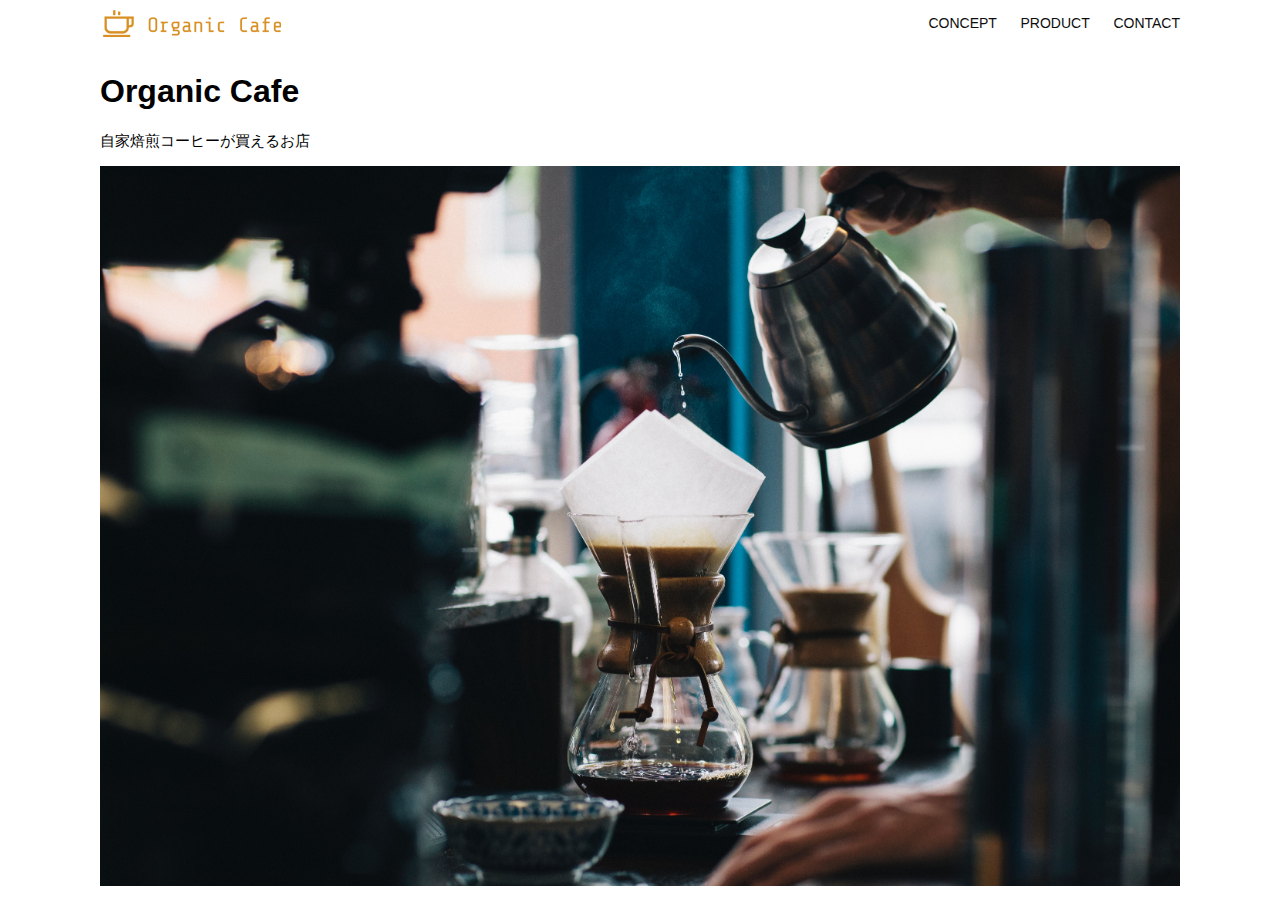
<file: html-css-kadai_013/index.html>
<!DOCTYPE html>
<html>
  <head>
    <title>Organic Cafe</title>
    <meta charset="UTF-8" />
    <meta
      name="description"
      content="自家焙煎のコーヒーがお家で楽しめるOrganic Cafe"
    />
    <meta name="viewport" content="width=device-width, initial-scale=1.0" />
    <link rel="stylesheet" href="style.css" />
  </head>
  <body>
    <!-- ヘッダー -->
    <header>
      <!-- ロゴ -->
      <a href="index.html" id="logo"
        ><img src="images/logo.png" alt="トップページに戻る"
      /></a>

      <!-- PC用ナビゲーション -->
      <nav id="nav-pc">
        <a href="index.html#concept">CONCEPT</a>
        <a href="index.html#product">PRODUCT</a>
        <a href="index.html#contact">CONTACT</a> 
      </nav>

      <!-- スマホ用メニューボタン -->
      <img id="menu-sp" src="images/button-menu.png" alt="ナビゲーションを開く" onclick="document.getElementById('nav-sp').style.display='block'">
      <!--スマホ用ナビゲーション -->
      <nav id="nav-sp">
        <img id="close" src="images/button-close.png" alt="ナビゲーションを閉じる" onclick="document.getElementById('nav-sp').style.display='none'">
        <a id="logo-sp" href="index.html" onclick="document.getElementById('nav-sp').style.display = 'none'"><img
            src="images/logo-sp.png" alt="トップページに戻る"></a>
        <a class="menu" href="index.html#concept"
          onclick="document.getElementById('nav-sp').style.display = 'none'">CONCEPT</a>
        <a class="menu" href="index.html#product"
          onclick="document.getElementById('nav-sp').style.display = 'none'">PRODUCT</a>
        <a class="menu" href="index.html#contact"
          onclick="document.getElementById('nav-sp').style.display = 'none'">CONTACT</a>
      </nav>
    </header>       
    <main>
      <article>
        <!-- メインビジュアル -->
        <section id="main-visual">
          <div id="main-message">
            <h1>Organic Cafe</h1>
            <p>自家焙煎コーヒーが買えるお店</p>
          </div>
          <img
            src="images/main-image.jpg"
            alt="コーヒーをハンドドリップで淹れる画像"
          />
        </section>
      </article>
    </main>
  </body>
</html>
</file>
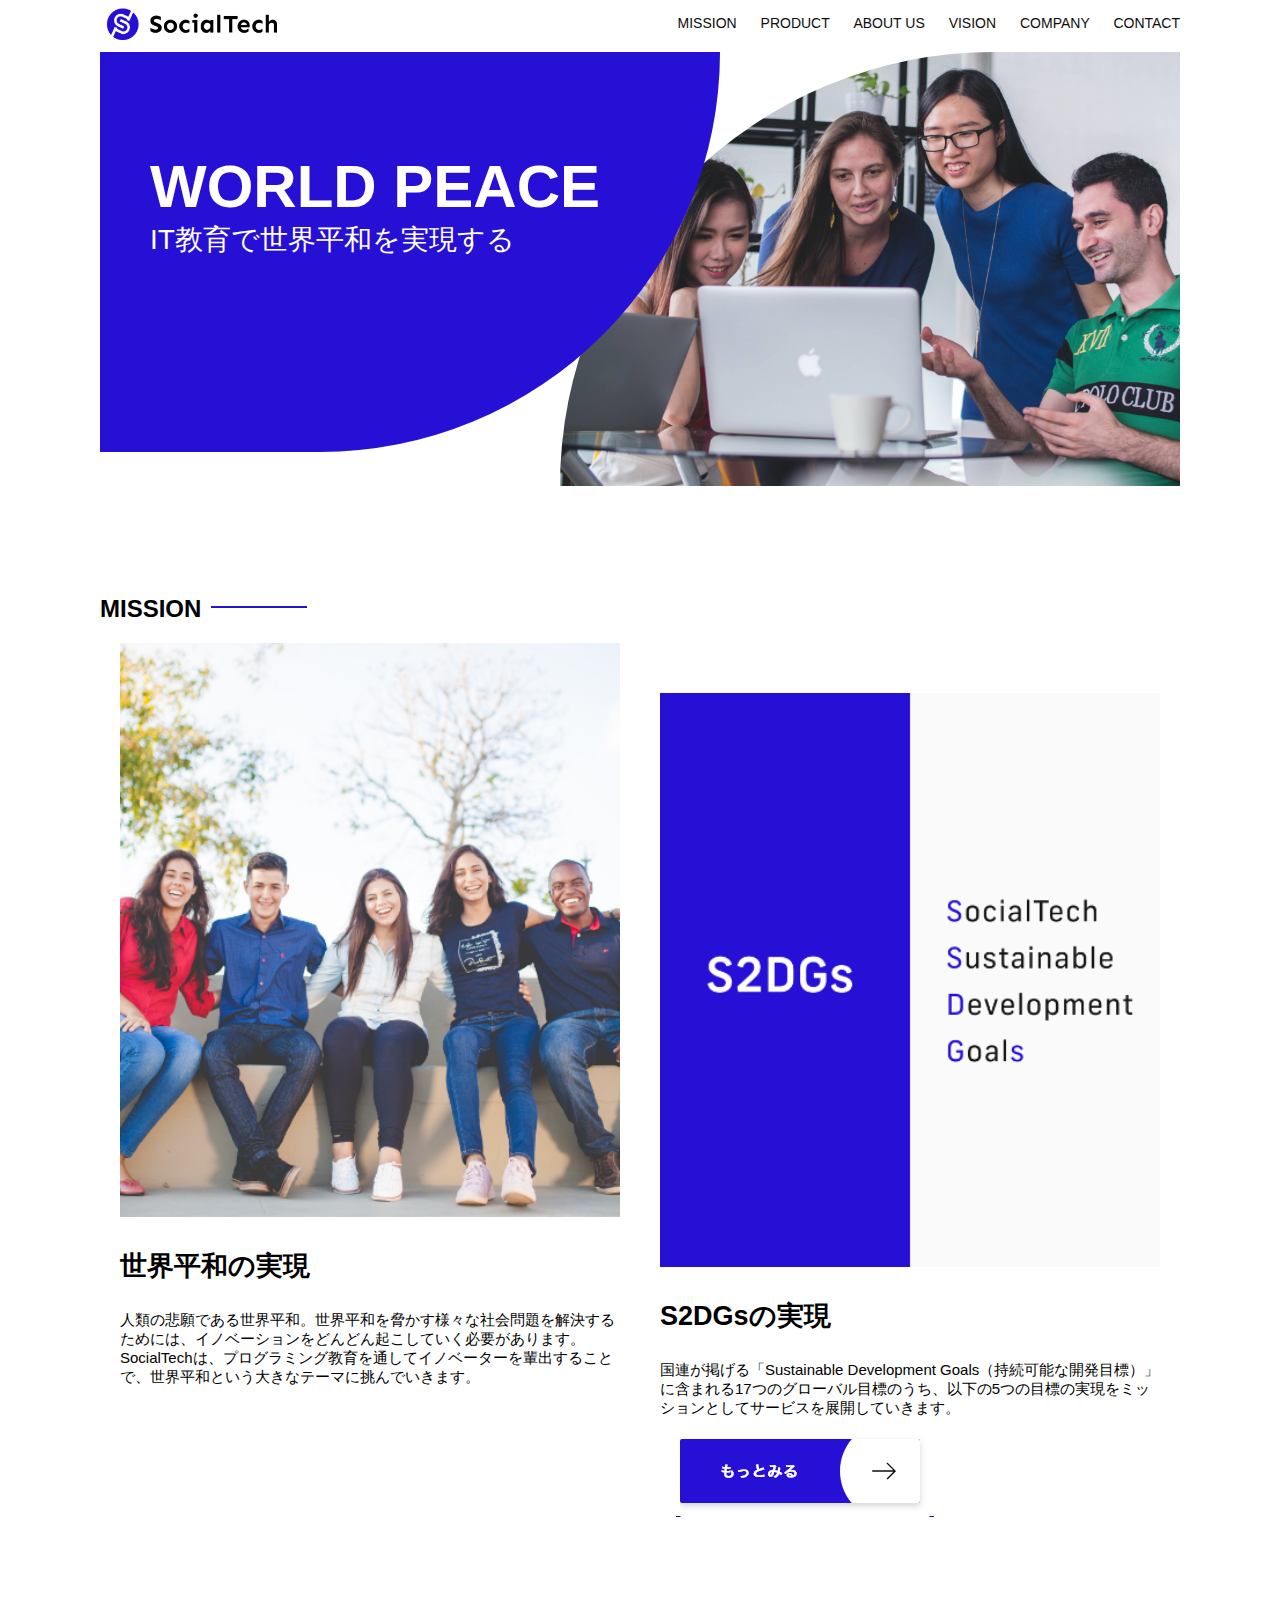
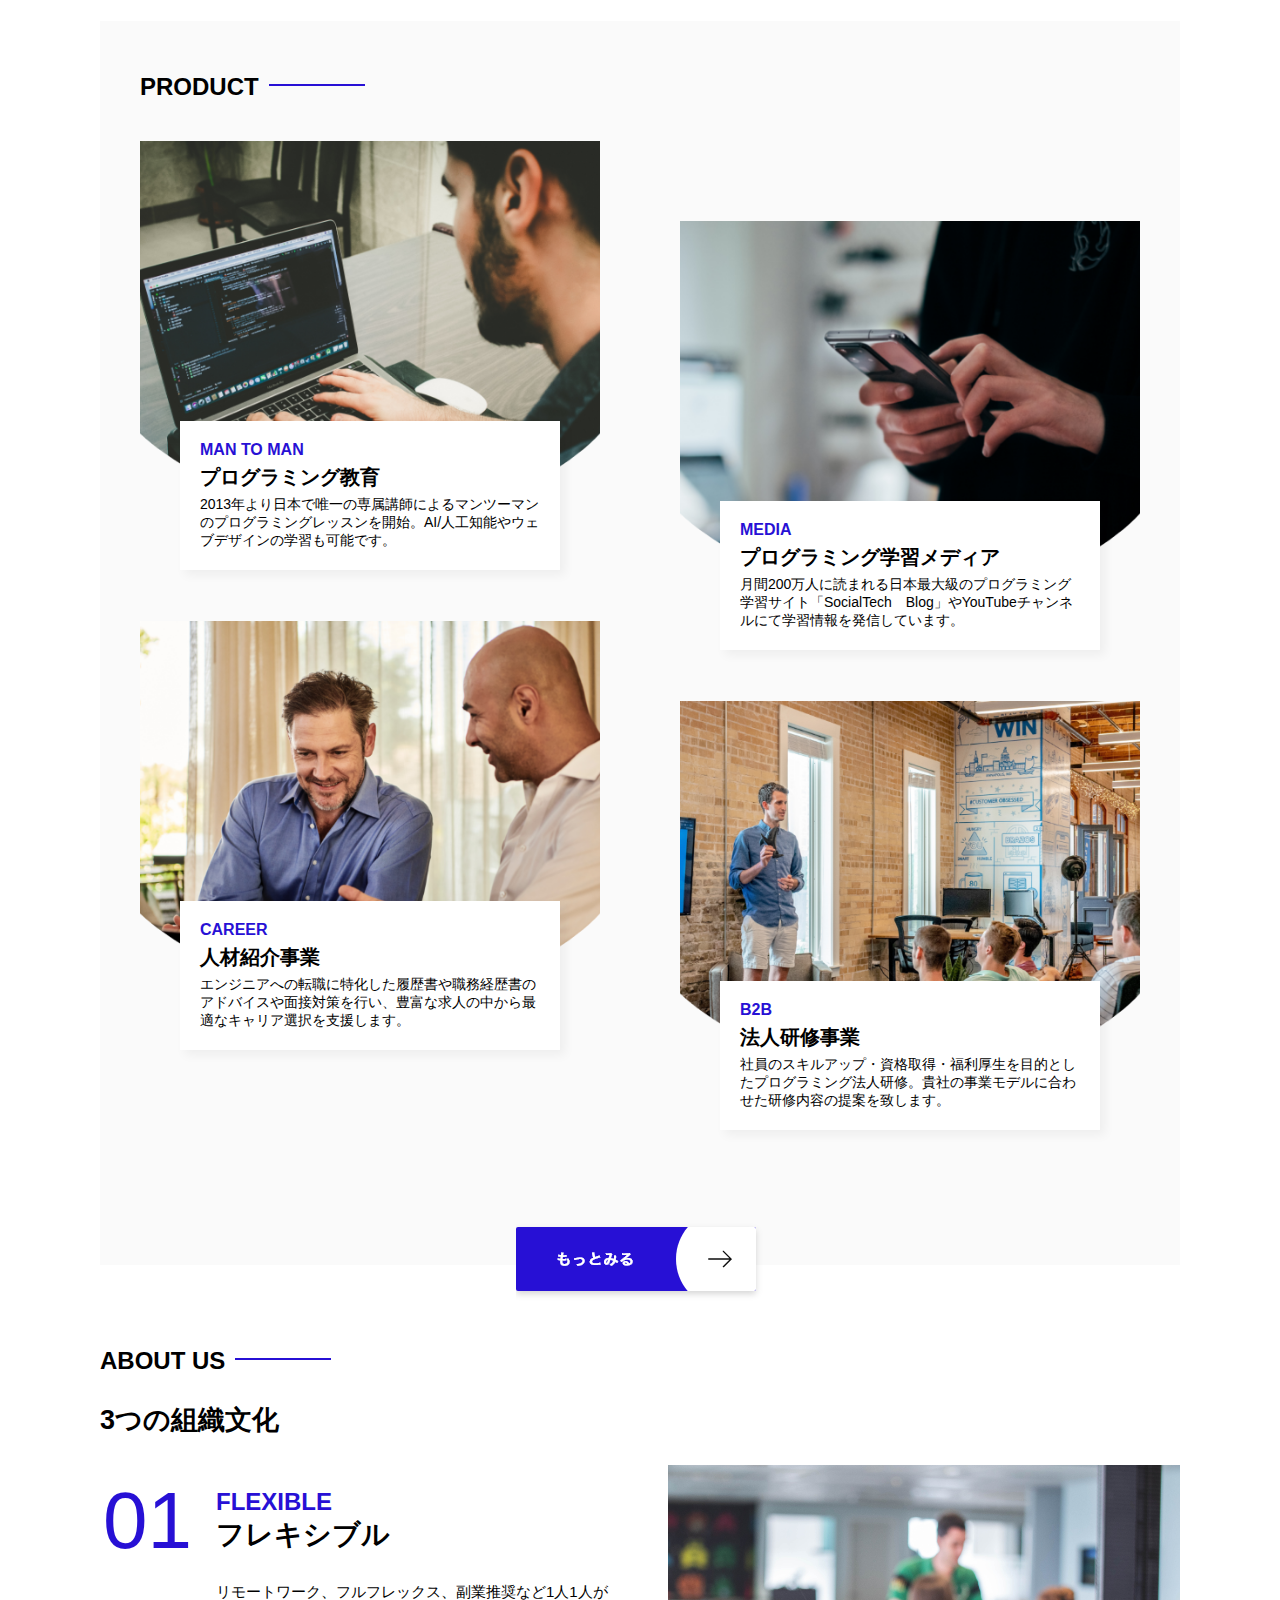
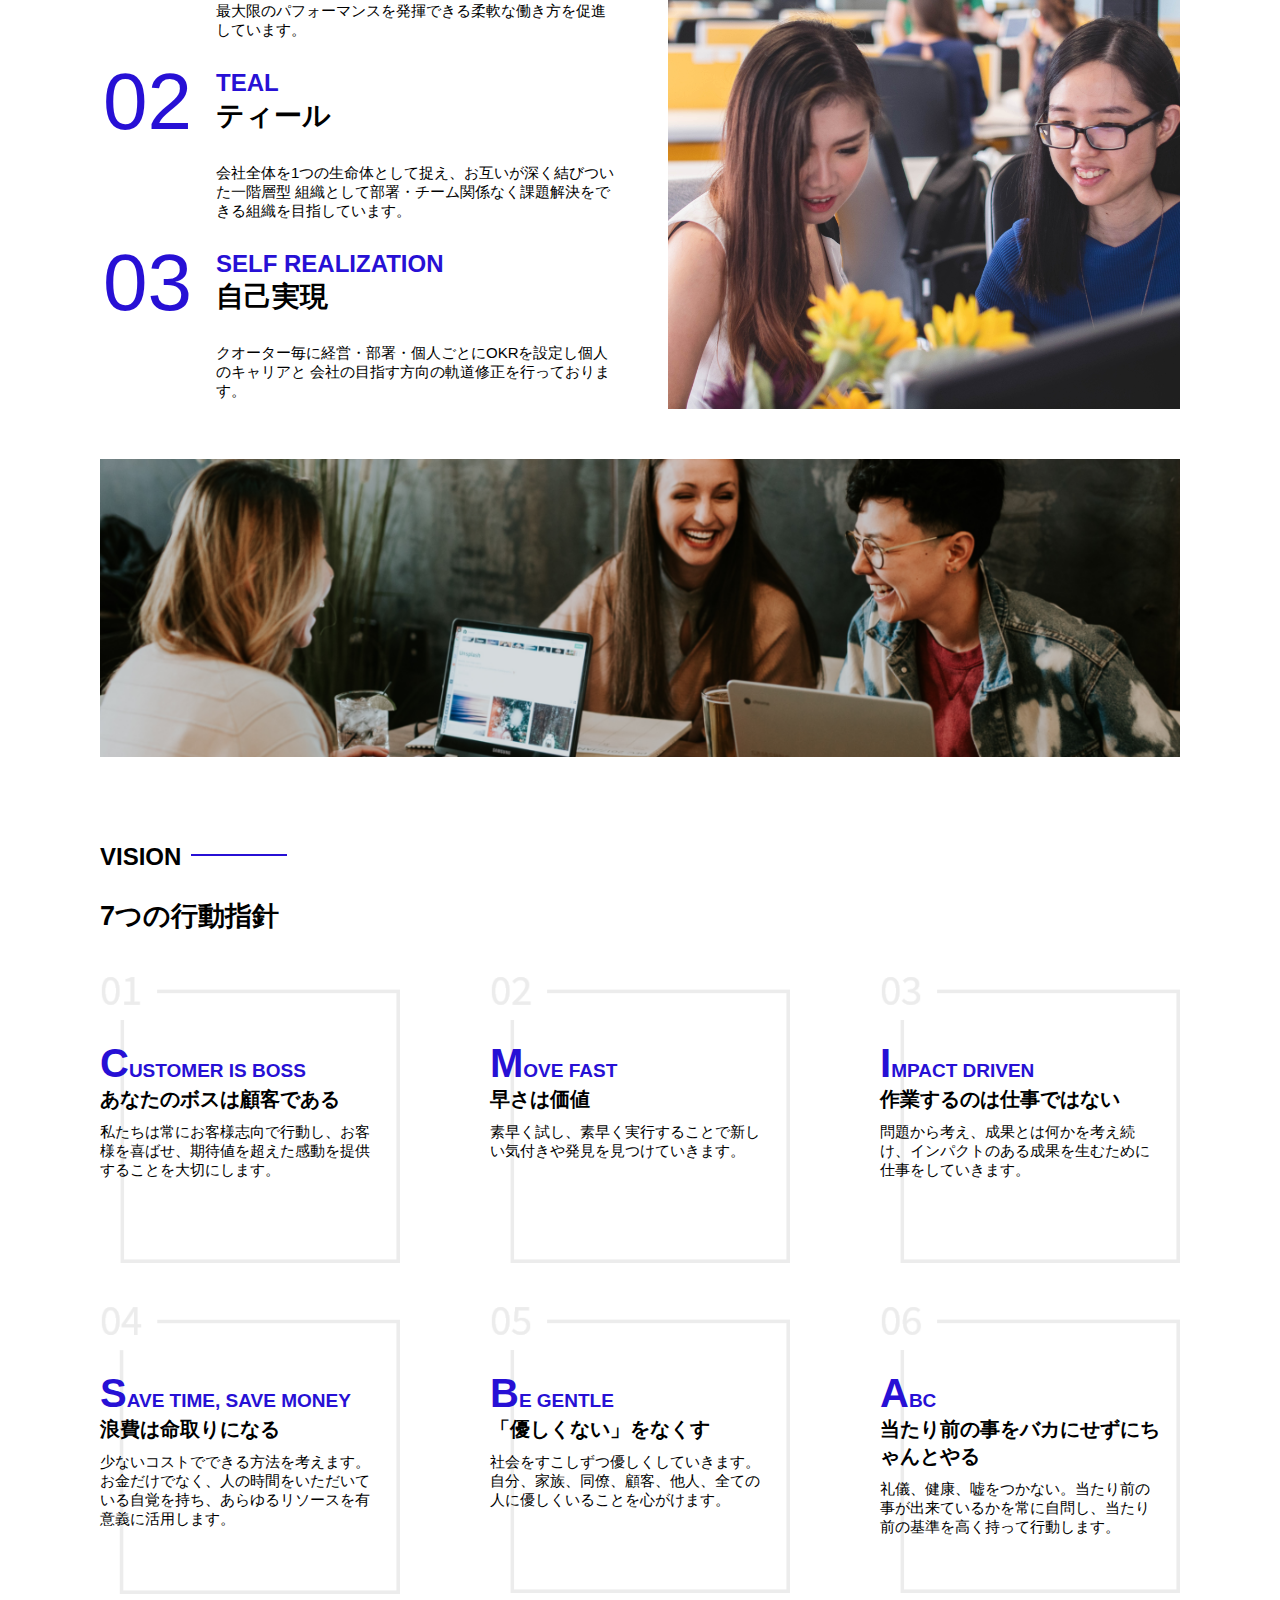
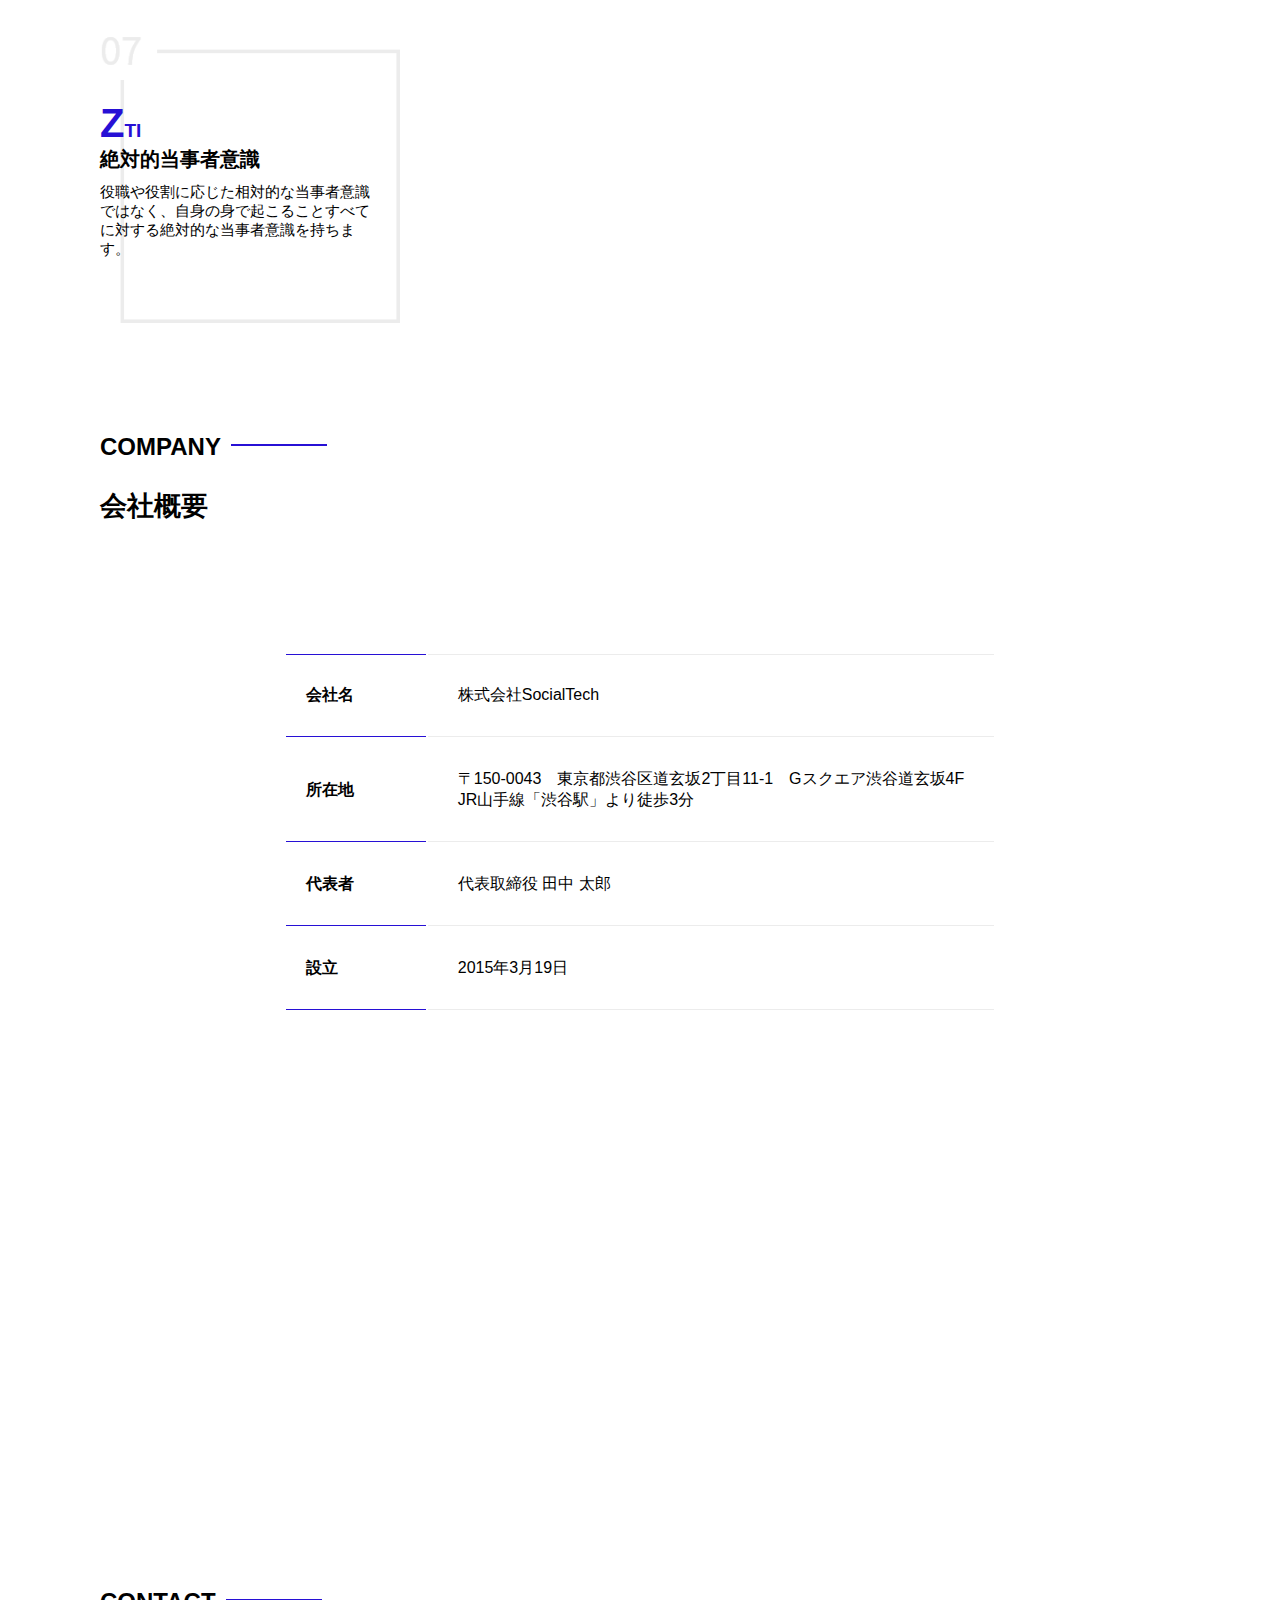
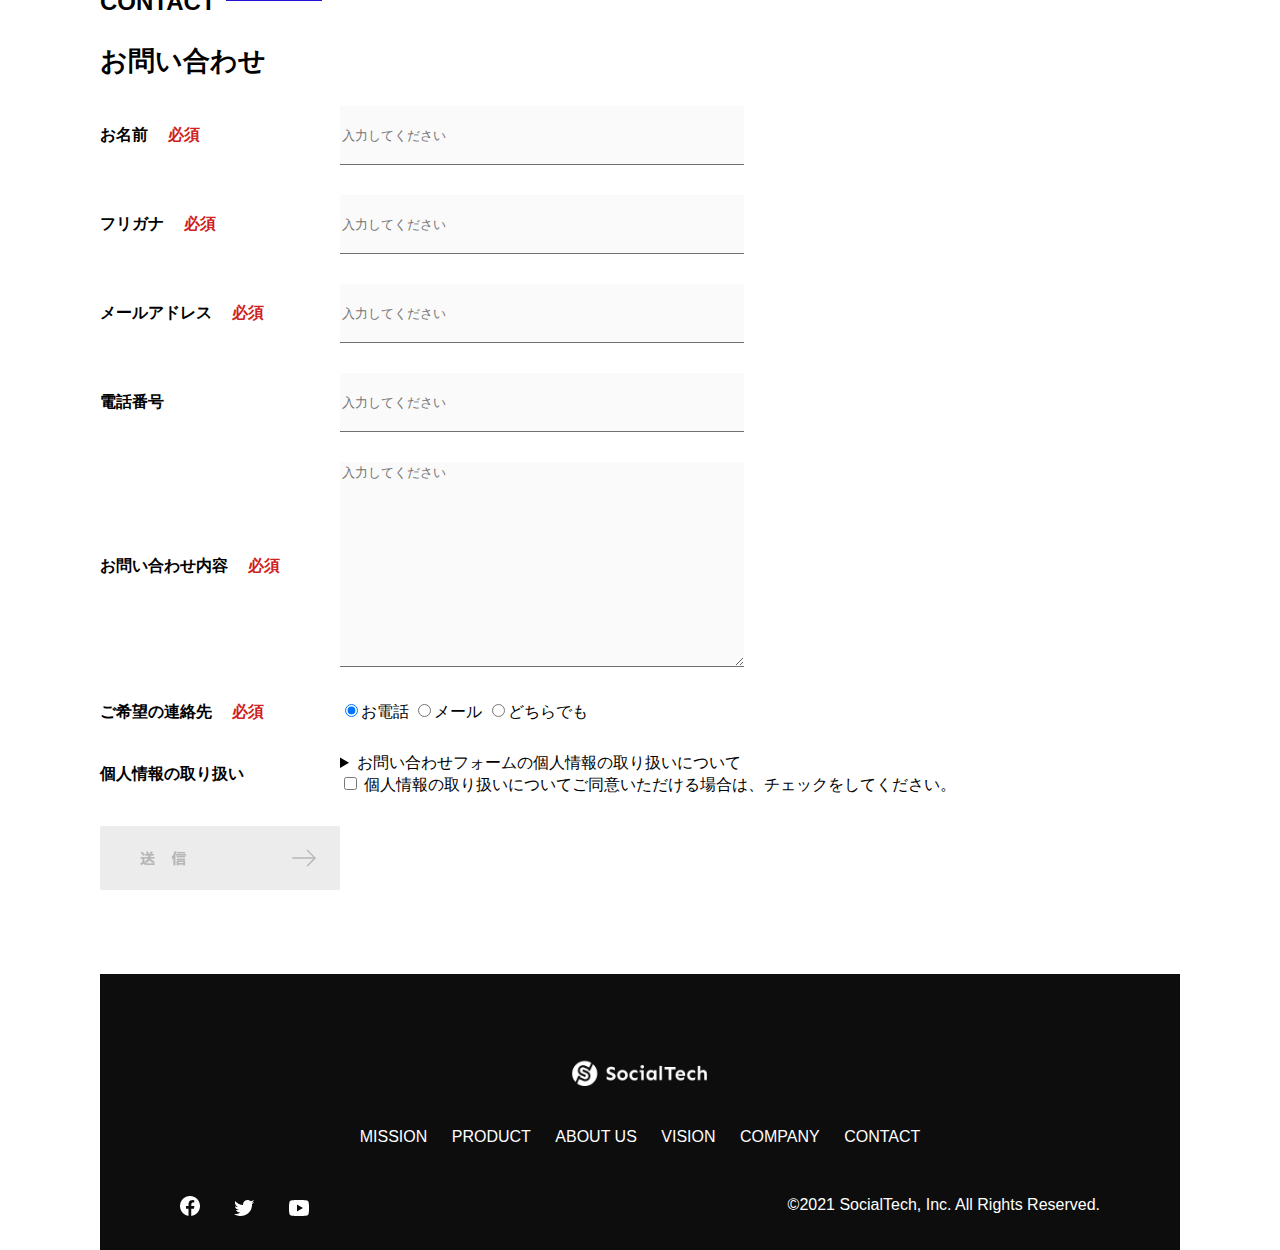
<file: kadai_tutorial_output/index.html>
<!DOCTYPE html>
<html>
  <head>
      <title>SocialTech</title>
      <meta charset="utf-8">
      <meta name="description" content="SocialTechはEdTech業界のリーディングカンパニーを目指します。">
      <meta name="viewport" content="width=device-width, initial-scale=1.0">
      <link rel="stylesheet" href="style.css">
  </head>
  <body>
     <!-- ヘッダー　-->
     <header>
        <!-- ロゴ -->
        <a href="index.html" id="logo"><img src="images/logo.png" alt="トップページに戻る"></a>

         <!-- PC用ナビゲーション -->
         <nav id="nav-pc">
           <a href="mission.html">MISSION</a>
           <a href="product.html">PRODUCT</a>
           <a href="index.html#aboutus">ABOUT US</a>
           <a href="index.html#vision">VISION</a>
           <a href="index.html#company">COMPANY</a>
           <a href="index.html#contact">CONTACT</a>
         </nav>
          <!-- スマホ用メニューボタン -->
          <img id="menu-sp" src="images/button-menu.png" alt="ナビゲーションを開く" onclick="document.getElementById('nav-sp').style.display = 'block'">

          <!-- スマホ用ナビゲーション -->
          <nav id="nav-sp">
            <img id="close" src="images/button-close.png" alt="ナビゲーションを閉じる"  onclick="document.getElementById('nav-sp').style.display = 'none'">
            <a id="logo-sp" href="index.html" onclick="document.getElementById('nav-sp').style.display = 'none'"><img
                src="images/logo-sp.png" alt="トップページに戻る"></a>
            <a class="menu" href="mission.html" onclick="document.getElementById('nav-sp').style.display = 'none'">MISSION</a>
            <a class="menu" href="product.html" onclick="document.getElementById('nav-sp').style.display = 'none'">PRODUCT</a>
            <a class="menu" href="index.html#aboutus" onclick="document.getElementById('nav-sp').style.display = 'none'">ABOUTUS</a>
            <a class="menu" href="index.html#vision"
              onclick="document.getElementById('nav-sp').style.display = 'none'">VISION</a>
            <a class="menu" href="index.html#company"
              onclick="document.getElementById('nav-sp').style.display = 'none'">COMPANY</a>
            <a class="menu" href="index.html#contact"
              onclick="document.getElementById('nav-sp').style.display = 'none'">CONTACT</a>
            <div id="sns">
              <a href="https://www.facebook.com/sejuku2013"><img src="images/button-facebook.png" alt="Facebookのリンク"></a>
              <a href="https://twitter.com/samuraijuku"><img src="images/button-twitter.png" alt="Twitterのリンク"></a>
              <a href="https://www.youtube.com/channel/UCCFOQO5aDK0xXam4cUQXT8g"><img src="images/button-youtube.png" alt="YouTubeのリンク"></a>
            </div>
          </nav>
     </header>
     <main>
       <article>
          <!--メインビジュアル -->
          <section id="main-visual">
             <div id="main-message">
                 <h1>WORLD PEACE</h1>
                 <p>IT教育で世界平和を実現する</p>
             </div>
             <img src="images/index/index-main.png" alt="PCの周りに集まる多国籍の仲間たち">
          </section>
           <!--ミッション -->
           <section id="mission">
            　<h2 class="index-h2">MISSION</h2>
             <div id="mission-flex">
               <div>
                 <img id="mission-photo" src="images/index/index-mission.png" alt="屋外のベンチで写真を撮影する多国籍の仲間たち">
                 <h3>世界平和の実現</h3>
                 <p>
                  人類の悲願である世界平和。世界平和を脅かす様々な社会問題を解決するためには、イノベーションをどんどん起こしていく必要があります。SocialTechは、プログラミング教育を通してイノベーターを輩出することで、世界平和という大きなテーマに挑んでいきます。
                 </p>
                </div>
                <div>
                  <img id="s2dgs" src="images/index/s2dgs.png" alt="S2DGs">
                  <h3>S2DGsの実現</h3>
                  <p>国連が掲げる「Sustainable Development Goals（持続可能な開発目標）」に含まれる17つのグローバル目標のうち、以下の5つの目標の実現をミッションとしてサービスを展開していきます。</p>
                　<a href="mission.html">
                    <img src="images/button-more.png" alt="もっとみる">
                </a>　　
                </div>
              </div>
           </section>
           <!-- プロダクト-->
            <section id="product">
              <h2 class="index-h2">PRODUCT</h2>
              <div>
                <div id="product-left">
                    <div>
                      <img class="product-photo" src="images/index/index-mantoman.png" alt="PCでコードを書く男性">
                      <div class="product-explain">
                        <span>MAN TO MAN</span>
                        <h3>プログラミング教育</h3>
                        <p>2013年より日本で唯一の専属講師によるマンツーマンのプログラミングレッスンを開始。AI/人工知能やウェブデザインの学習も可能です。</p>
                      </div>
                    </div>
                    <div>
                      <img class="product-photo" src="images/index/index-career.png" alt="笑顔で話し合う2人の男性">
                      <div class="product-explain">
                        <span>CAREER</span>
                        <h3>人材紹介事業</h3>
                        <p>エンジニアへの転職に特化した履歴書や職務経歴書のアドバイスや面接対策を行い、豊富な求人の中から最適なキャリア選択を支援します。</p>
                      </div>
                    </div>
                </div>
                <div id="product-right">
                  <div>
                    <img class="product-photo" src="images/index/index-media.png" alt="スマートフォンを操作する人">
                    <div class="product-explain">
                      <span>MEDIA</span>
                      <h3>プログラミング学習メディア</h3>
                      <p>月間200万人に読まれる日本最大級のプログラミング学習サイト「SocialTech　Blog」やYouTubeチャンネルにて学習情報を発信しています。</p>
                    </div>
                  </div>
                  <div>
                    <img class="product-photo" src="images/index/index-b2b.png" alt="講演中の男性とそれを聴く人々">　　　　
                  　<div class="product-explain">
                    <span>B2B</span>
                    <h3>法人研修事業</h3>
                    <p>社員のスキルアップ・資格取得・福利厚生を目的としたプログラミング法人研修。貴社の事業モデルに合わせた研修内容の提案を致します。</p>
                  </div>
                  </div>
                </div>   
              </div>
              <div>
                <a id="product-more" href="product.html">
                  <img src="images/button-more.png" alt="もっとみる">
                </a>
              </div>
            </section> 
             <!--ABOUT US-->
             <section id="aboutus">
               <h2 class="index-h2">ABOUT US</h2>
               <h3>3つの組織文化</h3>
               <div>
                 <table class="culture-table">
                   <tr>
                    <td>
                      <span class="culture-num">01</span>  
                    </td>
                    <td>
                      <span class="culture-en">FLEXIBLE</span>
                      <span class="culture-jp">フレキシブル</span>
                    </td>
                   </tr>
                   <tr>
                     <td>
                       <!--空のセル-->
                     </td>
                     <td>
                       <p class="culture-description">
                         リモートワーク、フルフレックス、副業推奨など1人1人が最大限のパフォーマンスを発揮できる柔軟な働き方を促進しています。
                       </p>
                     </td>
                   </tr>
                   <tr>
                    <td>
                      <span class="culture-num">02</span>
                    </td>
                    <td>
                      <span class="culture-en">TEAL</span>
                      <span class="culture-jp">ティール</span>
                    </td>
                   </tr>
                   <tr>
                     <td>
                       <!--空のセル-->
                     </td>
                     <td>
                       <p class="culture-description">
                         会社全体を1つの生命体として捉え、お互いが深く結びついた一階層型
                         組織として部署・チーム関係なく課題解決をできる組織を目指しています。
                       </p>
                     </td>
                   </tr>
                   <tr>
                     <td>
                       <span class="culture-num">03</span>
                     </td>
                     <td>
                       <span class="culture-en">SELF REALIZATION</span>
                       <span class="culture-jp">自己実現</span>
                     </td>
                   </tr>
                   <tr>
                     <td>
                      <!--空のセル-->
                     </td>
                     <td>
                       <p class="culture-description">
                         クオーター毎に経営・部署・個人ごとにOKRを設定し個人のキャリアと
                         会社の目指す方向の軌道修正を行っております。
                       </p>
                     </td>
                   </tr>
                 </table>
                  <img class="culture-img" src="images/index/index-aboutus1.png" alt="笑顔で話し合う2人の女性">
               </div>
                <img class="culture-img2" src="images/index/index-aboutus2.png" alt="笑顔で話し合う３人の男女">
             </section>
              <!-- VISION -->
              <section id="vision">
                <h2 class="index-h2">VISION</h2>
                <h3>7つの行動指針</h3>
                <div>
                   <div class="vision-box">
                     <img src="images/index/vision-01.png" alt="01">
                     <span>
                      <h4>CUSTOMER IS BOSS</h4>
                      <h5>あなたのボスは顧客である</h5>
                      <p>私たちは常にお客様志向で行動し、お客様を喜ばせ、期待値を超えた感動を提供することを大切にします。</p>
                     </span>
                   </div>
              <div class="vision-box">
                <img src="images/index/vision-02.png" alt="02">
                <span>
                  <h4>MOVE FAST</h4>
                  <h5>早さは価値</h5>
                  <p>素早く試し、素早く実行することで新しい気付きや発見を見つけていきます。</p>
                </span>
              </div>
              <div class="vision-box">
                <img src="images/index/vision-03.png" alt="03">
                <span>
                  <h4>IMPACT DRIVEN</h4>
                  <h5>作業するのは仕事ではない</h5>
                  <p>問題から考え、成果とは何かを考え続け、インパクトのある成果を生むために仕事をしていきます。</p>
                </span>
              </div>
              <div class="vision-box">
                <img src="images/index//vision-04.png" alt="04">
                <span>
                  <h4>SAVE TIME, SAVE MONEY</h4>
                  <h5>浪費は命取りになる</h5>
                  <p>少ないコストでできる方法を考えます。お金だけでなく、人の時間をいただいている自覚を持ち、あらゆるリソースを有意義に活用します。</p>
                </span>
              </div>
              <div class="vision-box">
                <img src="images/index/vision-05.png" alt="05">
                <span>
                  <h4>BE GENTLE</h4>
                  <h5>「優しくない」をなくす</h5>
                  <p>社会をすこしずつ優しくしていきます。自分、家族、同僚、顧客、他人、全ての人に優しくいることを心がけます。</p>
                </span>
              </div>
              <div class="vision-box">
                <img src="images/index/vision-06.png" alt="06">
                <span>
                  <h4>ABC</h4>
                  <h5>当たり前の事をバカにせずにちゃんとやる</h5>
                  <p>礼儀、健康、嘘をつかない。当たり前の事が出来ているかを常に自問し、当たり前の基準を高く持って行動します。</p>
                </span>
              </div>
              <div class="vision-box">
                <img src="images/index/vision-07.png" alt="07">
                <span>
                  <h4>ZTI</h4>
                  <h5>絶対的当事者意識</h5>
                  <p>役職や役割に応じた相対的な当事者意識ではなく、自身の身で起こることすべてに対する絶対的な当事者意識を持ちます。</p>
                </span>
              </div>
            </div>        
            </section>
             <!--COMPANY -->
             <section id="company">
               <h2 class="index-h2">COMPANY</h2>
               <h3>会社概要</h3>
               　<table id="company-table">
                   <tr>
                     <th class="tableheader-first">会社名</th>
                     <td class="cell-first">株式会社SocialTech</td>
                   </tr>
                   <tr>
                     <th class="tableheader">所在地</th>
                     <td class="cell">〒150-0043　東京都渋谷区道玄坂2丁目11-1　Gスクエア渋谷道玄坂4F<br>JR山手線「渋谷駅」より徒歩3分</td>
                   </tr>
                   <tr>
                    <th class="tableheader">代表者</th>
                    <td class="cell">代表取締役 田中 太郎</td>
                   </tr>
                   <tr>
                    <th class="tableheader">設立</th>
                    <td class="cell">2015年3月19日</td>
                   </tr>
               </table>
                <iframe src="https://www.google.com/maps/embed?pb=!1m18!1m12!1m3!1d3241.7739223224576!2d139.6961571!3d35.6579413!2m3!1f0!2f0!3f0!3m2!1i1024!2i768!4f13.1!3m3!1m2!1s0x60188be0535d9a81%3A0xb09a6e9018e3debd!2z44CSMTUwLTAwNDMg5p2x5Lqs6YO95riL6LC35Yy66YGT546E5Z2C77yS5LiB55uu77yR77yR4oiS77yR!5e0!3m2!1sja!2sjp!4v1708752765513!5m2!1sja!2sjp" width="600" height="450" style="border:0;" allowfullscreen="" loading="lazy" referrerpolicy="no-referrer-when-downgrade"></iframe>
     　　 </section>
           <!--お問い合わせフォーム -->
           <section id="contact">
             <h2 class="index-h2">CONTACT</h2>
             <h3>お問い合わせ</h3>
             <!-- STATIC FORMSのフォームタグ -->
          <form action="https://api.staticforms.xyz/submit" method="post">
            <input type="text" name="honeypot" style="display:none">
            <!-- STATIC FORMSのアクセスキー -->
            <input type="hidden" name="accessKey" value="8a878351-fdc7-4872-8951-a5668e7da919">
            <!--メールのタイトル-->
            <input type="hidden" name="subject" value="お問い合わせフォーム" />
            <!--送信先のメールアドレスをvalueに設定する-->
            <input type="hidden" name="replyTo" value="eiji12tajadol@outlook.jp">
            <!--redirectToのURLは公開後のURLへリンクする-->
            <input type="hidden" name="redirectTo" value="">
               <div>
                  <div class="contact-heading">
                    <label class="contact-label">お名前<span class="contact-span">必須</span></label>
                  </div>
                  <div>
                    <input type="text" name="name" placeholder="入力してください" class="contact-textbox">
                  </div>
                </div>
                <div>
                  <div class="contact-heading">
                    <label class="contact-label">フリガナ<span class="contact-span">必須</span></label>
                  </div>
                  <div>
                    <input type="text" name="hurigana" placeholder="入力してください" class="contact-textbox">
                  </div>
                </div>
                <div>
                  <div class="contact-heading">
                    <label class="contact-label">メールアドレス<span class="contact-span">必須</span></label>
                  </div>
                  <div>
                    <input type="text" name="email" placeholder="入力してください" class="contact-textbox">
                  </div>
                  </div>
                  <div>
                    <div class="contact-heading">
                      <label class="contact-label">電話番号</label>
                    </div>
                    <div>
                      <input type="text" name="tel" placeholder="入力してください" class="contact-textbox">
                    </div>
                  </div>
                  <div>
                    <div class="contact-heading">
                      <label class="contact-label">お問い合わせ内容<span class="contact-span">必須</span></label>
                    </div>
                    <div>
                      <textarea class="contact-textarea" placeholder="入力してください" name="message"></textarea>
                    </div>
                  </div>
                   <div>
                     <div class="contact-heading">
                       <label class="contact-label">ご希望の連絡先<span class="contact-span">必須</span></label>
                     </div>
                     <div>
                       <input class="radiobutton" type="radio" value="tel" name="contact" checked><label>お電話</label>
                       <input class="radiobutton" type="radio" value="mail" name="contact"><label>メール</label>
                       <input class="radiobutton" type="radio" value="both" name="contact"><label>どちらでも</label>
                     </div>
                   </div>
                   <div>
                    <div class="contact-heading">
                      <label class="contact-label">個人情報の取り扱い</label>
                    </div>
                    <div>
                      <details>
                        <summary>お問い合わせフォームの個人情報の取り扱いについて</summary>
                        <div>
                          <span>１．組織の名称又は氏名</span><br>
                           株式会社SocialTech<br><br>
                          <span>２．個人情報保護管理者（若しくはその代理人）の氏名又は職名、所属及び連絡先
                            鈴木 一郎 コーポレート部</span><br>
                          メールアドレス:support@socialtech.net<br>
                          TEL:03-xxxx-xxxx<br>
                          <span>３．個人情報の利用目的</span><br>
                          ・本サービス及び本サービスに関連する情報の提供又はそれらに関する連絡のため<br>
                          ・ユーザーの本人確認のため<br>
                          ・当社サービスのご案内のため<br>
                          ・当社の商品等の広告または宣伝（電子メールによるものを含むものとします。）<br><br>
                          <span>４．個人情報の取り扱い業務の委託</span><br>
                          個人情報の取扱業務の全部または一部を外部に業務委託する場合があります。<br>
                          その際、弊社は、個人情報を適切に保護できる管理体制を敷き実行していることを条件として<br>
                          委託先を厳選したうえで、機密保持契約を委託先と締結し、お客様の個人情報を厳密に管理させます。<br><br>
                          <span>５．個人情報の開示等の請求</span><br>
                          お客様は、弊社に対してご自身の個人情報の開示等（利用目的の通知、開示、内容の訂正・追加・削除、利用の停止または消去、第三者への提供の停止）に関して、当社問合わせ窓口に申し出ることができます。<br>
                          その際、弊社はお客様ご本人を確認させていただいたうえで、合理的な期間内に対応いたします。<br><br>
                          なお、個人情報に関する弊社問合わせ先は、次の通りです。<br><br>
                          株式会社SocialTech　個人情報問合せ窓口<br>
                          〒150-0043　東京都渋谷区道玄坂2丁目11-1 Ｇスクエア渋谷道玄坂 4F<br>
                          メールアドレス:support@socialtech.net　TEL:03-xxxx-xxxx<br><br>
                          <span>６．個人情報を提供されることの任意性について</span><br><br>
                          お客様がご自身の個人情報を弊社に提供されるか否かは、お客様のご判断によりますが、もしご提供されない場合には、適切なサービスが提供できない場合がありますので予めご了承ください。
                        </div>
                      </details>
                      <input type="checkbox" name="agree">
                      <span>個人情報の取り扱いについてご同意いただける場合は、チェックをしてください。</span>
                    </div>
                  </div>
                   <input type="image" value="Submit" src="images/button-submit.png" alt="送信する">
              </form>
           </section>
       </article>
        <footer>
          <div id="footer-logo">
            <img src="images/logo-sp.png" alt="SocialTech">
          </div>
          <div id="footer-link">
            <a href="mission.html">MISSION</a>
            <a href="product.html">PRODUCT</a>
            <a href="index.html#aboutus">ABOUT US</a>
            <a href="index.html#vision">VISION</a>
            <a href="index.html#company">COMPANY</a>
            <a href="index.html#contact">CONTACT</a>
          </div>
          <div id="sns-footer">
            <a href="https://www.facebook.com/sejuku2013"><img src="images/button-facebook.png" alt="Facebookのリンク"></a>
            <a href="https://twitter.com/samuraijuku"><img src="images/button-twitter.png" alt="Twitterのリンク"></a>
            <a href="https://www.youtube.com/channel/UCCFOQO5aDK0xXam4cUQXT8g"><img src="images/button-youtube.png" alt="YouTubeのリンク"></a>
             <span id="copyright">&copy;2021 SocialTech, Inc. All Rights Reserved.</span>
          </div>
        </footer>
     </main>
  </body>

</html>
</file>
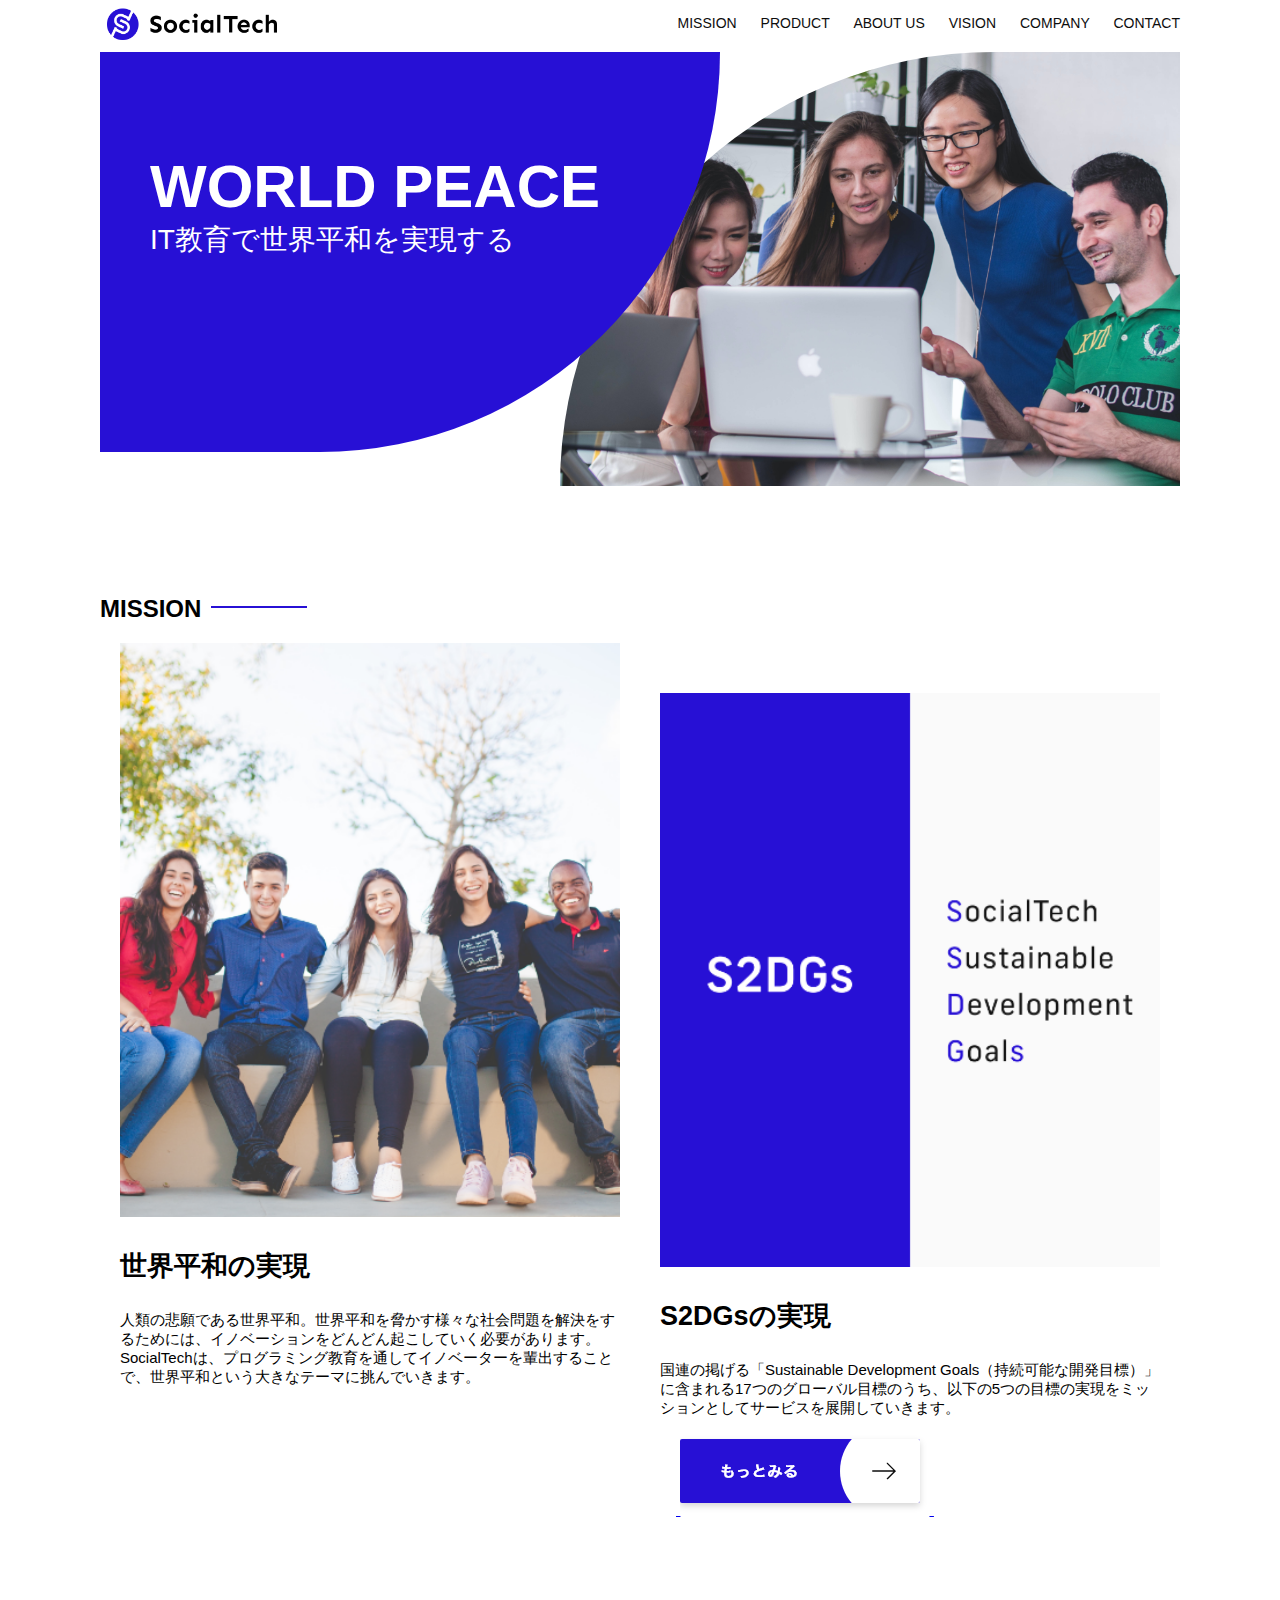
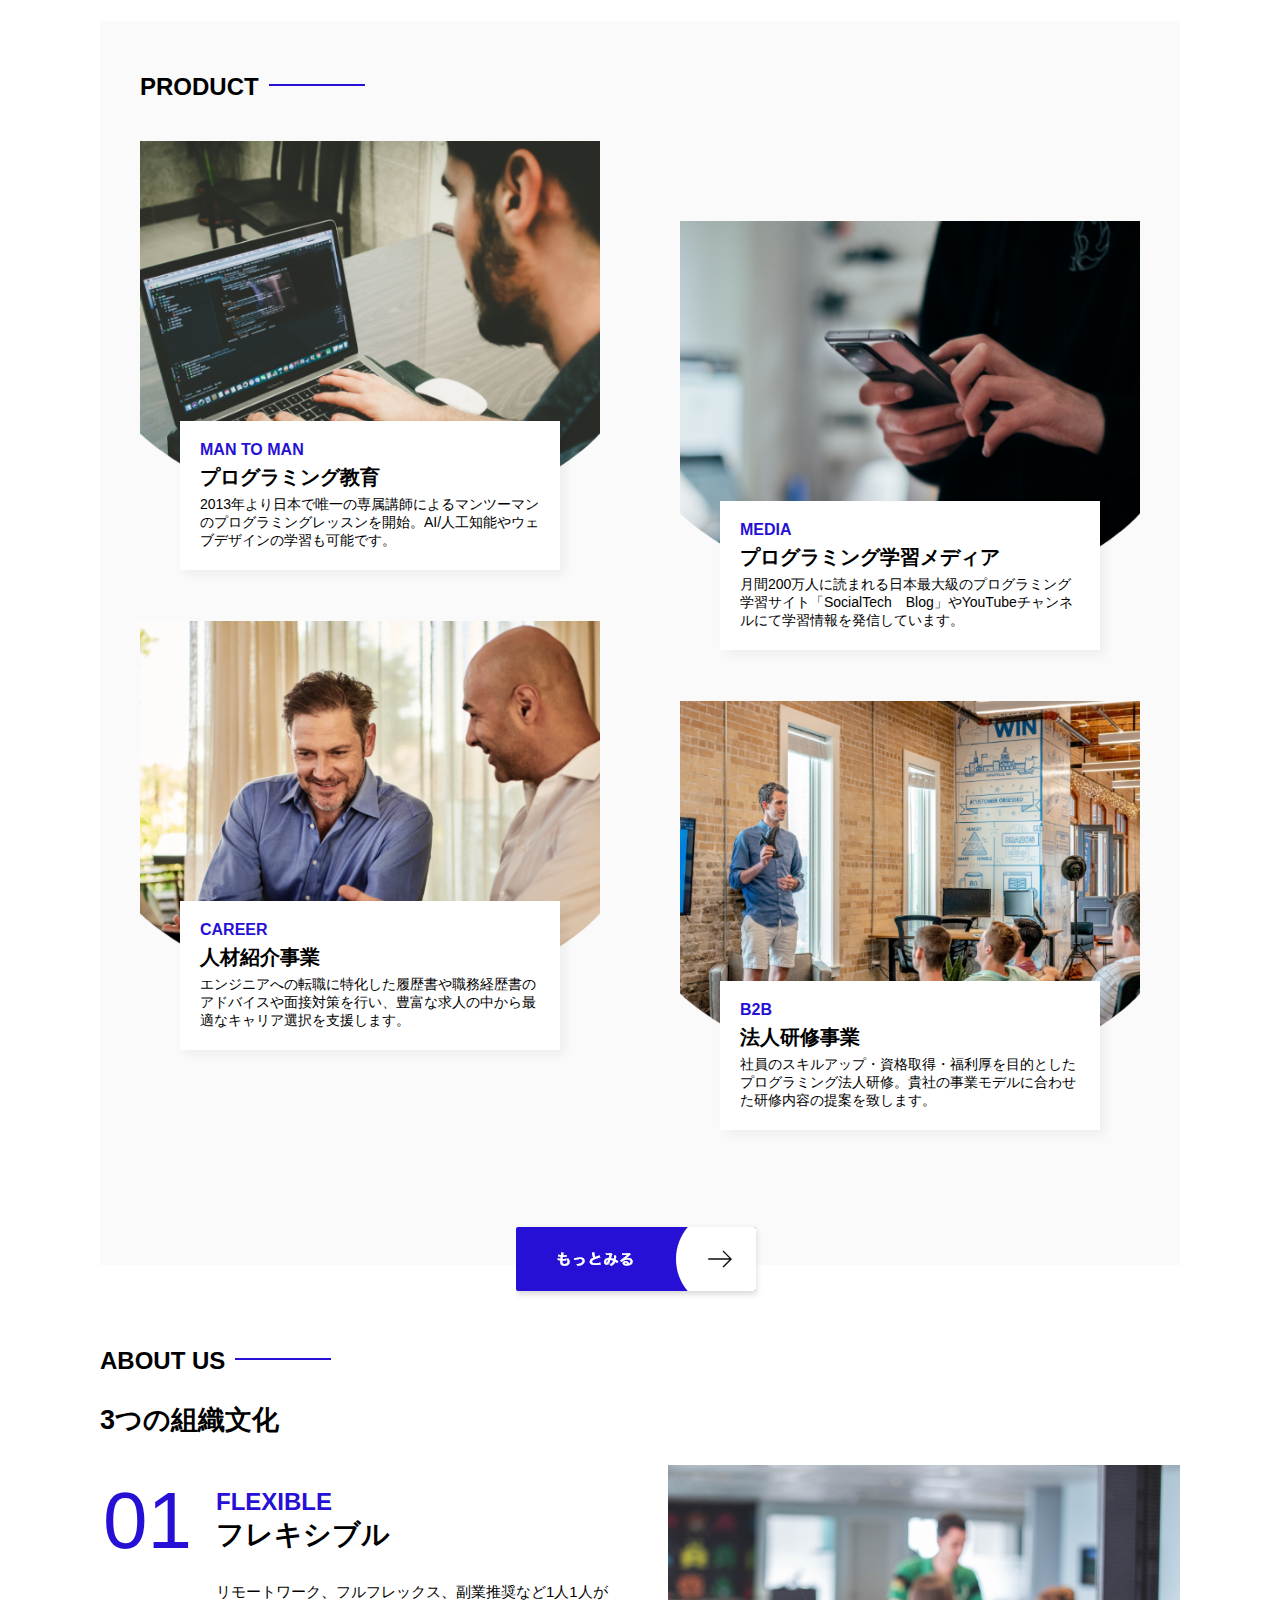
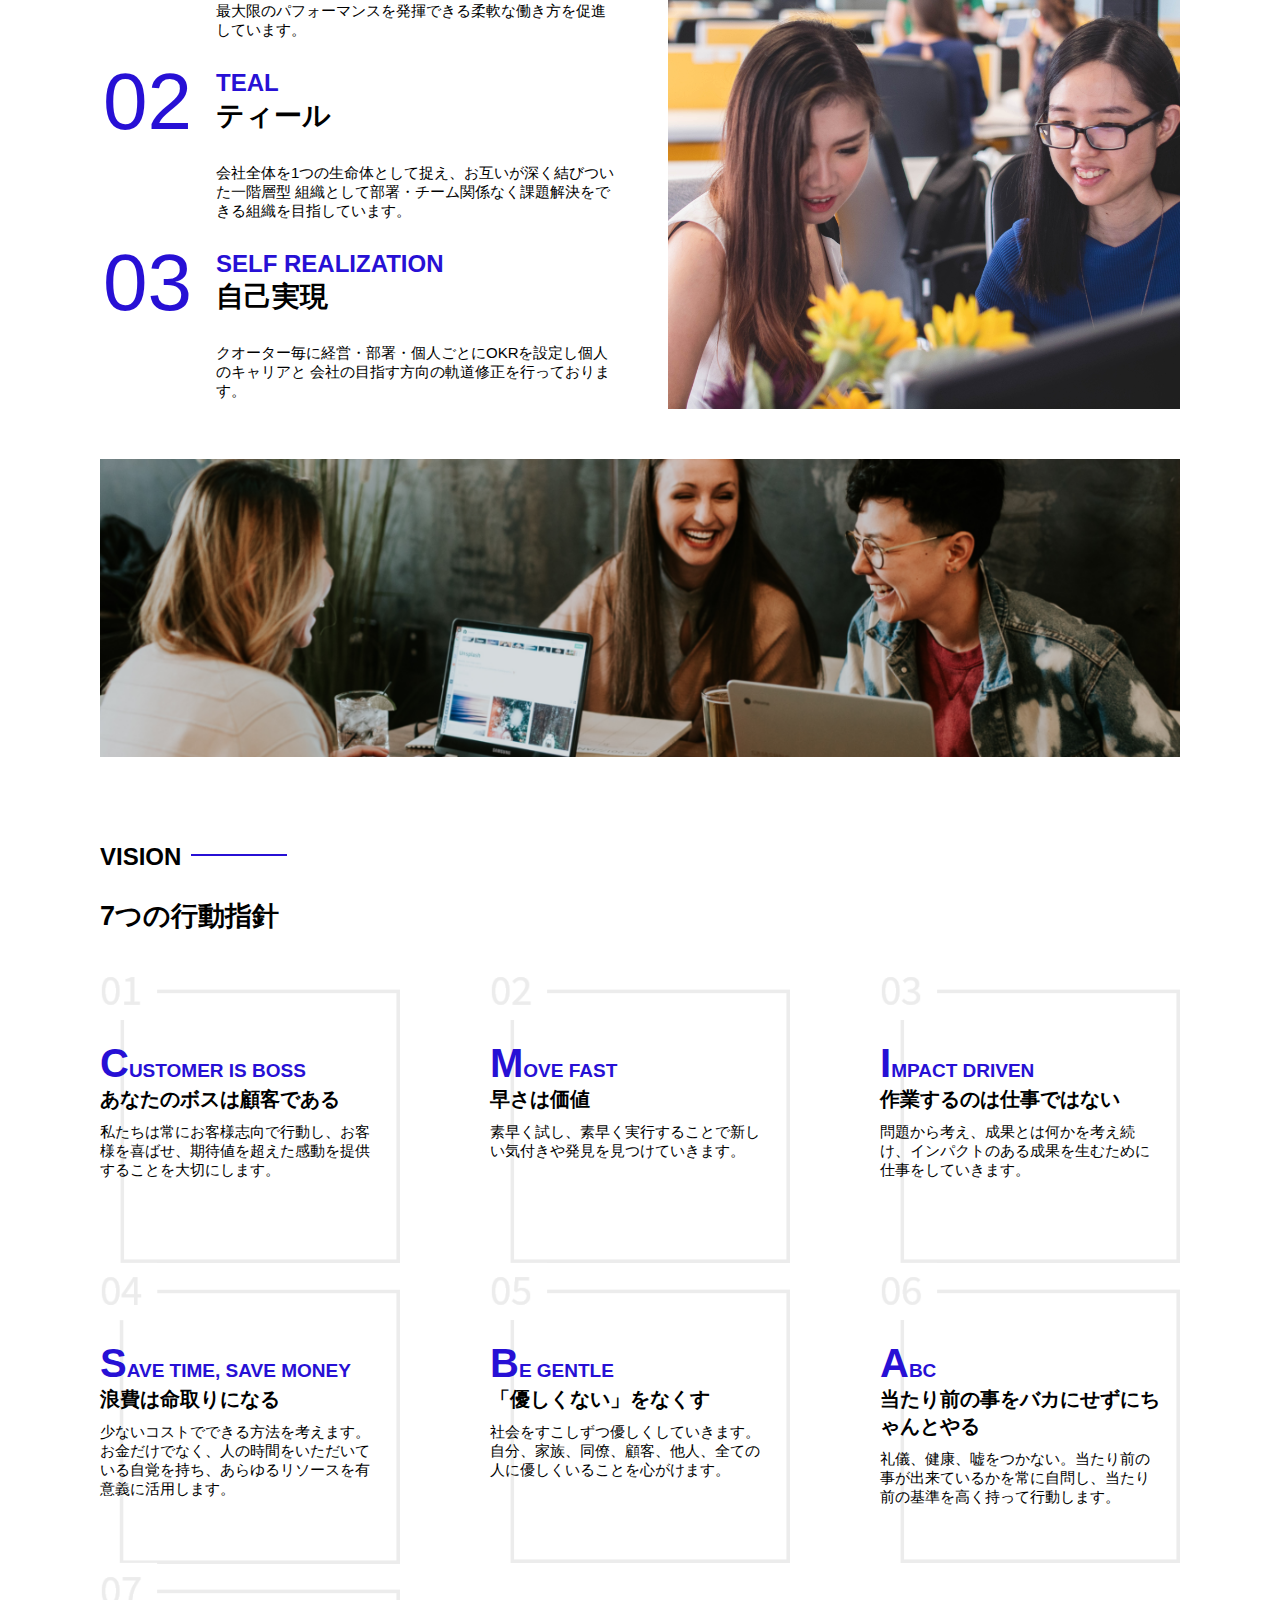
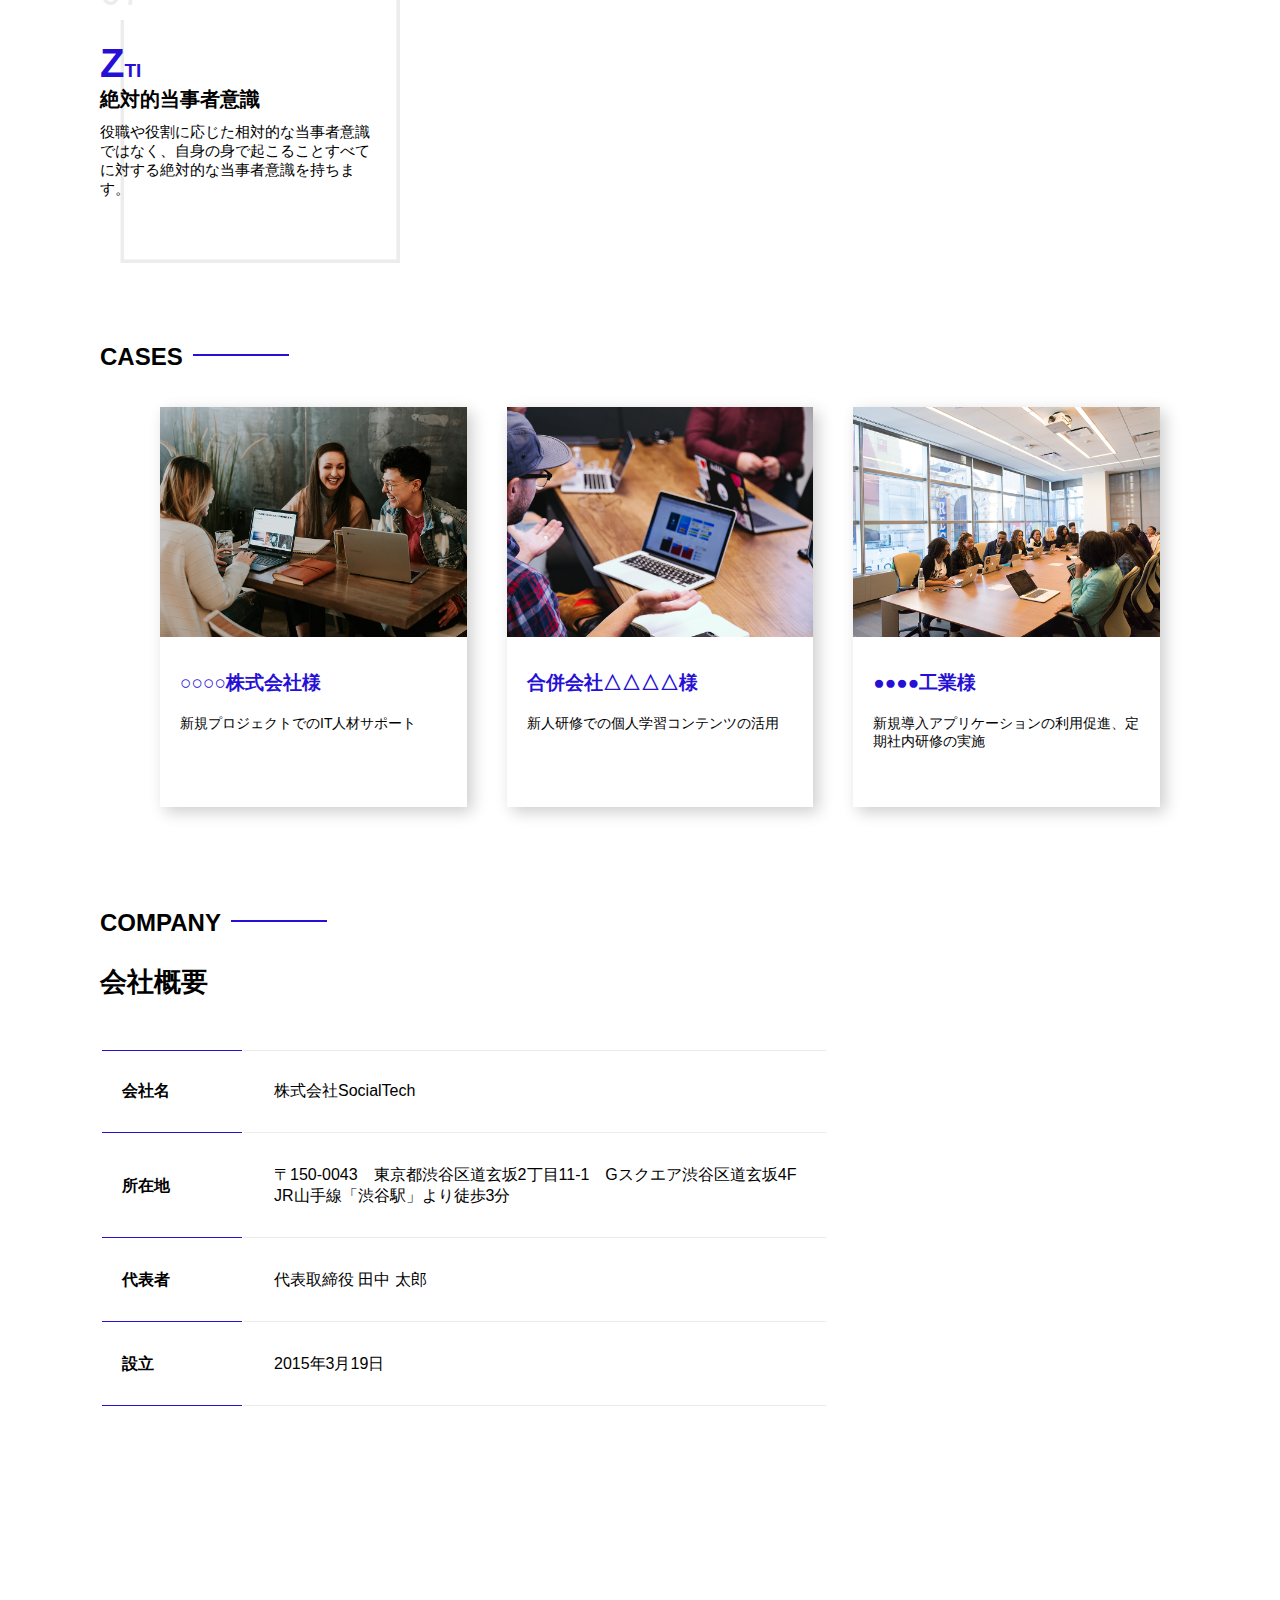
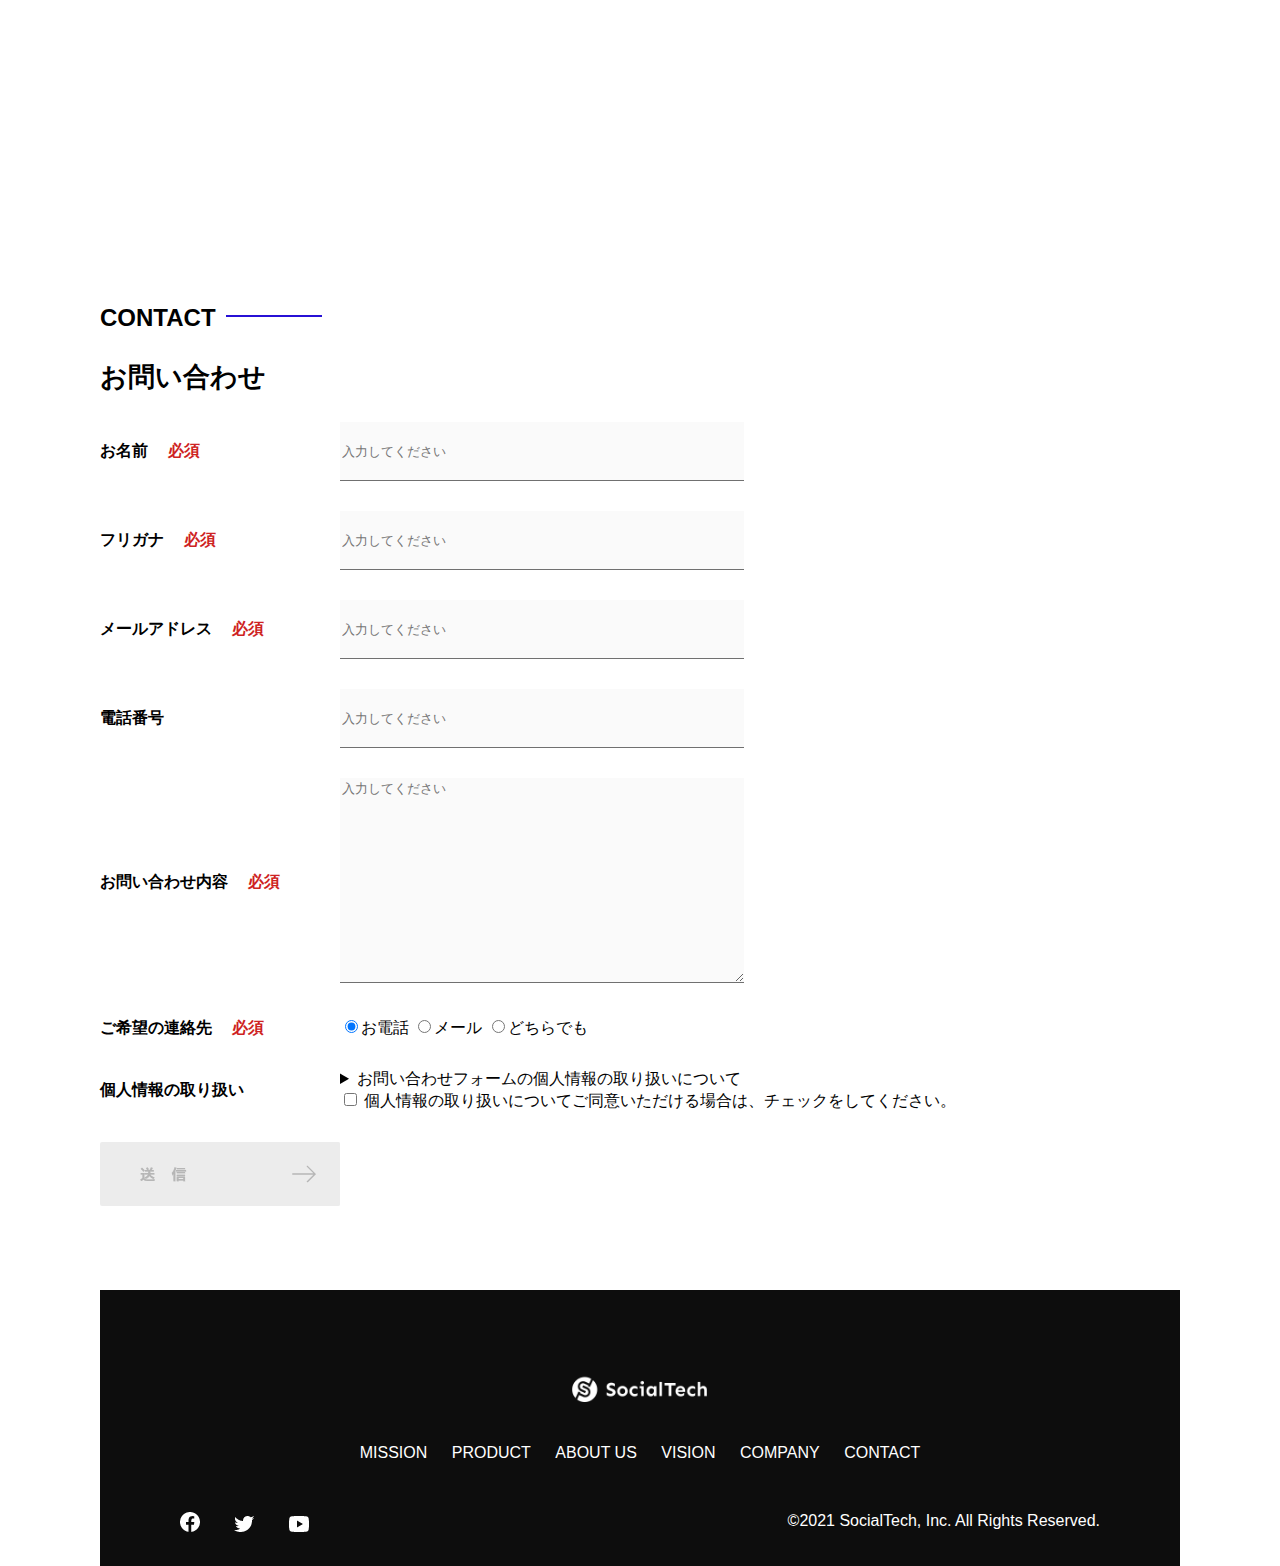
<file: socialtech-kadai_012/index.html>
<!DOCTYPE html>
<html>
  <head>
      <title>SocialTech</title>
      <meta charset="utf-8">
      <meta name="description" content="SocialTechはEdTech業界のリーディングカンパニーを目指します。">
      <meta name="viewport" content="width=device-width, initial-scale=1.0">
      <link rel="stylesheet" href="style.css">
  </head>
  <body>
     <!-- ヘッダー　-->
     <header>
        <!-- ロゴ -->
        <a href="index.html" id="logo"><img src="images/logo.png" alt="トップページに戻る"></a>

         <!-- PC用ナビゲーション -->
         <nav id="nav-pc">
           <a href="mission.html">MISSION</a>
           <a href="product.html">PRODUCT</a>
           <a href="index.html#aboutus">ABOUT US</a>
           <a href="index.html#vision">VISION</a>
           <a href="index.html#company">COMPANY</a>
           <a href="index.html#contact">CONTACT</a>
         </nav>
     </header>
     <main>
       <article>
          <!--メインビジュアル -->
          <section id="main-visual">
             <div id="main-message">
                 <h1>WORLD PEACE</h1>
                 <p>IT教育で世界平和を実現する</p>
             </div>
             <img src="images/index/index-main.png" alt="PCの周りに集まる多国籍の仲間たち">
          </section>
           <!--ミッション -->
           <section id="mission">
            　<h2 class="index-h2">MISSION</h2>
             <div id="mission-flex">
               <div>
                 <img id="mission-photo" src="images/index/index-mission.png" alt="屋外のベンチで写真を撮影する多国籍の仲間たち">
                 <h3>世界平和の実現</h3>
                 <p>
                  人類の悲願である世界平和。世界平和を脅かす様々な社会問題を解決をするためには、イノベーションをどんどん起こしていく必要があります。SocialTechは、プログラミング教育を通してイノベーターを輩出することで、世界平和という大きなテーマに挑んでいきます。
                 </p>
                </div>
                <div>
                  <img id="s2dgs" src="images/index/s2dgs.png" alt="S2DGs">
                  <h3>S2DGsの実現</h3>
                  <p>国連の掲げる「Sustainable Development Goals（持続可能な開発目標）」に含まれる17つのグローバル目標のうち、以下の5つの目標の実現をミッションとしてサービスを展開していきます。</p>
                　<a href="mission.html">
                    <img src="images/button-more.png" alt="もっとみる">
                </a>　　
                </div>
              </div>
           </section>
           <!-- プロダクト-->
            <section id="product">
              <h2 class="index-h2">PRODUCT</h2>
              <div>
                <div id="product-left">
                    <div>
                      <img class="product-photo" src="images/index/index-mantoman.png" alt="PCでコードを書く男性">
                      <div class="product-explain">
                        <span>MAN TO MAN</span>
                        <h3>プログラミング教育</h3>
                        <p>2013年より日本で唯一の専属講師によるマンツーマンのプログラミングレッスンを開始。AI/人工知能やウェブデザインの学習も可能です。</p>
                      </div>
                    </div>
                    <div>
                      <img class="product-photo" src="images/index/index-career.png" alt="笑顔で話し合う2人の男性">
                      <div class="product-explain">
                        <span>CAREER</span>
                        <h3>人材紹介事業</h3>
                        <p>エンジニアへの転職に特化した履歴書や職務経歴書のアドバイスや面接対策を行い、豊富な求人の中から最適なキャリア選択を支援します。</p>
                      </div>
                    </div>
                </div>
                <div id="product-right">
                  <div>
                    <img class="product-photo" src="images/index/index-media.png" alt="スマートフォンを操作する人">
                    <div class="product-explain">
                      <span>MEDIA</span>
                      <h3>プログラミング学習メディア</h3>
                      <p>月間200万人に読まれる日本最大級のプログラミング学習サイト「SocialTech　Blog」やYouTubeチャンネルにて学習情報を発信しています。</p>
                    </div>
                  </div>
                  <div>
                    <img class="product-photo" src="images/index/index-b2b.png" alt="講演中の男性とそれを聴く人々">　　　　
                  　<div class="product-explain">
                    <span>B2B</span>
                    <h3>法人研修事業</h3>
                    <p>社員のスキルアップ・資格取得・福利厚を目的としたプログラミング法人研修。貴社の事業モデルに合わせた研修内容の提案を致します。</p>
                  </div>
                  </div>
                </div>   
              </div>
              <div>
                <a id="product-more" href="product.html">
                  <img src="images/button-more.png" alt="もっとみる">
                </a>
              </div>
            </section> 
             <!--ABOUT US-->
             <section id="aboutus">
               <h2 class="index-h2">ABOUT US</h2>
               <h3>3つの組織文化</h3>
               <div>
                 <table class="culture-table">
                   <tr>
                    <td>
                      <span class="culture-num">01</span>  
                    </td>
                    <td>
                      <span class="culture-en">FLEXIBLE</span>
                      <span class="culture-jp">フレキシブル</span>
                    </td>
                   </tr>
                   <tr>
                     <td>
                       <!--空のセル-->
                     </td>
                     <td>
                       <p class="culture-description">
                         リモートワーク、フルフレックス、副業推奨など1人1人が最大限のパフォーマンスを発揮できる柔軟な働き方を促進しています。
                       </p>
                     </td>
                   </tr>
                   <tr>
                    <td>
                      <span class="culture-num">02</span>
                    </td>
                    <td>
                      <span class="culture-en">TEAL</span>
                      <span class="culture-jp">ティール</span>
                    </td>
                   </tr>
                   <tr>
                     <td>
                       <!--空のセル-->
                     </td>
                     <td>
                       <p class="culture-description">
                         会社全体を1つの生命体として捉え、お互いが深く結びついた一階層型
                         組織として部署・チーム関係なく課題解決をできる組織を目指しています。
                       </p>
                     </td>
                   </tr>
                   <tr>
                     <td>
                       <span class="culture-num">03</span>
                     </td>
                     <td>
                       <span class="culture-en">SELF REALIZATION</span>
                       <span class="culture-jp">自己実現</span>
                     </td>
                   </tr>
                   <tr>
                     <td>
                      <!--空のセル-->
                     </td>
                     <td>
                       <p class="culture-description">
                         クオーター毎に経営・部署・個人ごとにOKRを設定し個人のキャリアと
                         会社の目指す方向の軌道修正を行っております。
                       </p>
                     </td>
                   </tr>
                 </table>
                  <img class="culture-img" src="images/index/index-aboutus1.png" alt="笑顔で話し合う2人の女性">
               </div>
                <img class="culture-img2" src="images/index/index-aboutus2.png" alt="笑顔で話し合う３人の男女">
             </section>
              <!-- VISION -->
              <section id="vision">
                <h2 class="index-h2">VISION</h2>
                <h3>7つの行動指針</h3>
                <div>
                   <div class="vision-box">
                     <img src="images/index/vision-01.png" alt="01">
                     <span>
                      <h4>CUSTOMER IS BOSS</h4>
                      <h5>あなたのボスは顧客である</h5>
                      <p>私たちは常にお客様志向で行動し、お客様を喜ばせ、期待値を超えた感動を提供することを大切にします。</p>
                     </span>
                   </div>
              <div class="vision-box">
                <img src="images/index/vision-02.png" alt="02">
                <span>
                  <h4>MOVE FAST</h4>
                  <h5>早さは価値</h5>
                  <p>素早く試し、素早く実行することで新しい気付きや発見を見つけていきます。</p>
                </span>
              </div>
              <div class="vision-box">
                <img src="images/index/vision-03.png" alt="03">
                <span>
                  <h4>IMPACT DRIVEN</h4>
                  <h5>作業するのは仕事ではない</h5>
                  <p>問題から考え、成果とは何かを考え続け、インパクトのある成果を生むために仕事をしていきます。</p>
                </span>
              </div>
              <div class="vision-box">
                <img src="images/index//vision-04.png" alt="04">
                <span>
                  <h4>SAVE TIME, SAVE MONEY</h4>
                  <h5>浪費は命取りになる</h5>
                  <p>少ないコストでできる方法を考えます。お金だけでなく、人の時間をいただいている自覚を持ち、あらゆるリソースを有意義に活用します。</p>
                </span>
              </div>
              <div class="vision-box">
                <img src="images/index/vision-05.png" alt="05">
                <span>
                  <h4>BE GENTLE</h4>
                  <h5>「優しくない」をなくす</h5>
                  <p>社会をすこしずつ優しくしていきます。自分、家族、同僚、顧客、他人、全ての人に優しくいることを心がけます。</p>
                </span>
              </div>
              <div class="vision-box">
                <img src="images/index/vision-06.png" alt="06">
                <span>
                  <h4>ABC</h4>
                  <h5>当たり前の事をバカにせずにちゃんとやる</h5>
                  <p>礼儀、健康、嘘をつかない。当たり前の事が出来ているかを常に自問し、当たり前の基準を高く持って行動します。</p>
                </span>
              </div>
              <div class="vision-box">
                <img src="images/index/vision-07.png" alt="07">
                <span>
                  <h4>ZTI</h4>
                  <h5>絶対的当事者意識</h5>
                  <p>役職や役割に応じた相対的な当事者意識ではなく、自身の身で起こることすべてに対する絶対的な当事者意識を持ちます。</p>
                </span>
              </div>
            </div>        
            </section>
             <!--CASES -->
             <section id="cases">
              <h2 class="index-h2">CASES</h2>   
             <ul>
               <li class="case-card">
                 <img class="case-img" src="images/index/case-1.png" alt="仲良く語り合う3人">
                <div class="case-info">
                 <h3 class="case-name">○○○○株式会社様</h3>
                 <p class="case-content">新規プロジェクトでのIT人材サポート</p>
                </div>
               </li>
               <li class="case-card">
                 <img class="case-img" src="images/index/case-2.png" alt="PCでコンテンツを見る">
                 <div class="case-info">
                   <h3 class="case-name">合併会社△△△△様</h3>
                   <p class="case-content">新人研修での個人学習コンテンツの活用</p>
                 </div>
               </li>
               <li class="case-card">
                 <img class="case-img" src="images/index/case-3.png" alt="社内研修中の会議室">
                 <div class="case-info">
                   <h3 class="case-name">●●●●工業様</h3>
                   <p class="case-content">新規導入アプリケーションの利用促進、定期社内研修の実施</p>
                 </div>
               </li>
              </ul>
            </section> 
             <!--COMPANY -->
             <section id="company">
               <h2 class="index-h2">COMPANY</h2>
               <h3>会社概要</h3>
               　<table id="company-table">
                   <tr>
                     <th class="tableheader-first">会社名</th>
                     <td class="cell-first">株式会社SocialTech</td>
                   </tr>
                   <tr>
                     <th class="tableheader">所在地</th>
                     <td class="cell">〒150-0043　東京都渋谷区道玄坂2丁目11-1　Gスクエア渋谷区道玄坂4F<br>JR山手線「渋谷駅」より徒歩3分</td>
                   </tr>
                   <tr>
                    <th class="tableheader">代表者</th>
                    <td class="cell">代表取締役 田中 太郎</td>
                   </tr>
                   <tr>
                    <th class="tableheader">設立</th>
                    <td class="cell">2015年3月19日</td>
                   </tr>
               </table>
                <iframe src="https://www.google.com/maps/embed?pb=!1m18!1m12!1m3!1d3241.7739223224576!2d139.6961571!3d35.6579413!2m3!1f0!2f0!3f0!3m2!1i1024!2i768!4f13.1!3m3!1m2!1s0x60188be0535d9a81%3A0xb09a6e9018e3debd!2z44CSMTUwLTAwNDMg5p2x5Lqs6YO95riL6LC35Yy66YGT546E5Z2C77yS5LiB55uu77yR77yR4oiS77yR!5e0!3m2!1sja!2sjp!4v1708752765513!5m2!1sja!2sjp" width="600" height="450" style="border:0;" allowfullscreen="" loading="lazy" referrerpolicy="no-referrer-when-downgrade"></iframe>
     　　 </section>
           <!--お問い合わせフォーム -->
           <section id="contact">
             <h2 class="index-h2">CONTACT</h2>
             <h3>お問い合わせ</h3>
             <form>
               <div>
                  <div class="contact-heading">
                    <label class="contact-label">お名前<span class="contact-span">必須</span></label>
                  </div>
                  <div>
                    <input type="text" name="name" placeholder="入力してください" class="contact-textbox">
                  </div>
                </div>
                <div>
                  <div class="contact-heading">
                    <label class="contact-label">フリガナ<span class="contact-span">必須</span></label>
                  </div>
                  <div>
                    <input type="text" name="hurigana" placeholder="入力してください" class="contact-textbox">
                  </div>
                </div>
                <div>
                  <div class="contact-heading">
                    <label class="contact-label">メールアドレス<span class="contact-span">必須</span></label>
                  </div>
                  <div>
                    <input type="text" name="email" placeholder="入力してください" class="contact-textbox">
                  </div>
                  </div>
                  <div>
                    <div class="contact-heading">
                      <label class="contact-label">電話番号</label>
                    </div>
                    <div>
                      <input type="text" name="tel" placeholder="入力してください" class="contact-textbox">
                    </div>
                  </div>
                  <div>
                    <div class="contact-heading">
                      <label class="contact-label">お問い合わせ内容<span class="contact-span">必須</span></label>
                    </div>
                    <div>
                      <textarea class="contact-textarea" placeholder="入力してください" name="massage"></textarea>
                    </div>
                  </div>
                   <div>
                     <div class="contact-heading">
                       <label class="contact-label">ご希望の連絡先<span class="contact-span">必須</span></label>
                     </div>
                     <div>
                       <input class="radiobutton" type="radio" value="tel" name="contact" checked><label>お電話</label>
                       <input class="radiobutton" type="radio" value="mail" name="contact"><label>メール</label>
                       <input class="radiobutton" type="radio" value="both" name="contact"><label>どちらでも</label>
                     </div>
                   </div>
                   <div>
                    <div class="contact-heading">
                      <label class="contact-label">個人情報の取り扱い</label>
                    </div>
                    <div>
                      <details>
                        <summary>お問い合わせフォームの個人情報の取り扱いについて</summary>
                        <div>
                          <span>１．組織の名称又は氏名</span><br>
                           株式会社SocialTech<br><br>
                          <span>２．個人情報保護管理者（若しくはその代理人）の氏名又は職名、所属及び連絡先
                            鈴木 一郎 コーポレート部</span><br>
                          メールアドレス:support@socialtech.net<br>
                          TEL:03-xxxx-xxxx<br>
                          <span>３．個人情報の利用目的</span><br>
                          ・本サービス及び本サービスに関連する情報の提供又はそれらに関する連絡のため<br>
                          ・ユーザーの本人確認のため<br>
                          ・当社サービスのご案内のため<br>
                          ・当社の商品等の広告または宣伝（電子メールによるものを含むものとします。）<br><br>
                          <span>４．個人情報の取り扱い業務の委託</span><br>
                          個人情報の取扱業務の全部または一部を外部に業務委託する場合があります。<br>
                          その際、弊社は、個人情報を適切に保護できる管理体制を敷き実行していることを条件として<br>
                          委託先を厳選したうえで、機密保持契約を委託先と締結し、お客様の個人情報を厳密に管理させます。<br><br>
                          <span>５．個人情報の開示等の請求</span><br>
                          お客様は、弊社に対してご自身の個人情報の開示等（利用目的の通知、開示、内容の訂正・追加・削除、利用の停止または消去、第三者への提供の停止）に関して、当社問合わせ窓口に申し出ることができます。<br>
                          その際、弊社はお客様ご本人を確認させていただいたうえで、合理的な期間内に対応いたします。<br><br>
                          なお、個人情報に関する弊社問合わせ先は、次の通りです。<br><br>
                          株式会社SocialTech　個人情報問合せ窓口<br>
                          〒150-0043　東京都渋谷区道玄坂2丁目11-1 Ｇスクエア渋谷道玄坂 4F<br>
                          メールアドレス:support@socialtech.net　TEL:03-xxxx-xxxx<br><br>
                          <span>６．個人情報を提供されることの任意性について</span><br><br>
                          お客様がご自身の個人情報を弊社に提供されるか否かは、お客様のご判断によりますが、もしご提供されない場合には、適切なサービスが提供できない場合がありますので予めご了承ください。
                        </div>
                      </details>
                      <input type="checkbox" name="agree">
                      <span>個人情報の取り扱いについてご同意いただける場合は、チェックをしてください。</span>
                    </div>
                  </div>
                   <input type="image" src="images/button-submit.png" alt="送信する">
              </form>
           </section>
       </article>
        <footer>
          <div id="footer-logo">
            <img src="images/logo-sp.png" alt="SocialTech">
          </div>
          <div id="footer-link">
            <a href="mission.html">MISSION</a>
            <a href="product.html">PRODUCT</a>
            <a href="index.html#aboutus">ABOUT US</a>
            <a href="index.html#vision">VISION</a>
            <a href="index.html#company">COMPANY</a>
            <a href="index.html#contact">CONTACT</a>
          </div>
          <div id="sns-footer">
            <a href="https://www.facebook.com/sejuku2013"><img src="images/button-facebook.png" alt="Facebookのリンク"></a>
            <a href="https://twitter.com/samuraijuku"><img src="images/button-twitter.png" alt="Twitterのリンク"></a>
            <a href="https://www.youtube.com/channel/UCCFOQO5aDK0xXam4cUQXT8g"><img src="images/button-youtube.png" alt="YouTubeのリンク"></a>
             <span id="copyright">&copy;2021 SocialTech, Inc. All Rights Reserved.</span>
          </div>
        </footer>
     </main>
  </body>

</html>
</file>
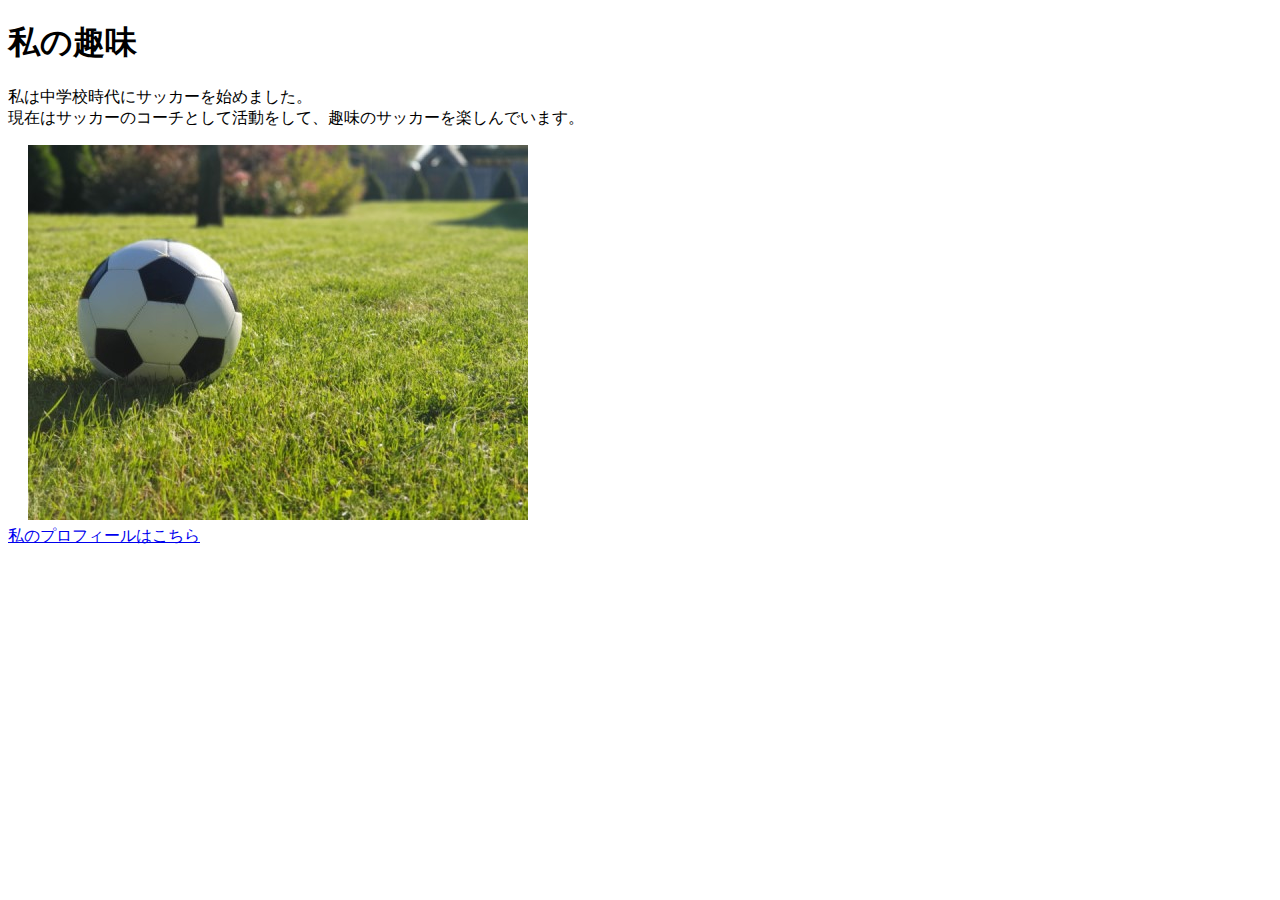
<file: kadai_005.html>
<!DOCTYPE html>
<html>
  <head>
      <title>5章課題</title>
      <meta name="description" content="このページは5章の課題です">
      <meta charset="utf-8">
  </head>
    <body>
      <header>
        <h1>私の趣味</h1>
      </header>
      <main>
        <p>私は中学校時代にサッカーを始めました。<br>現在はサッカーのコーチとして活動をして、趣味のサッカーを楽しんでいます。</p>
      </main>
      　 
      <img src="images/sample.jpg">
    <a href="https:twitter.com/samuraijuku"><br>私のプロフィールはこちら</a>
    </body>
</html>
</file>
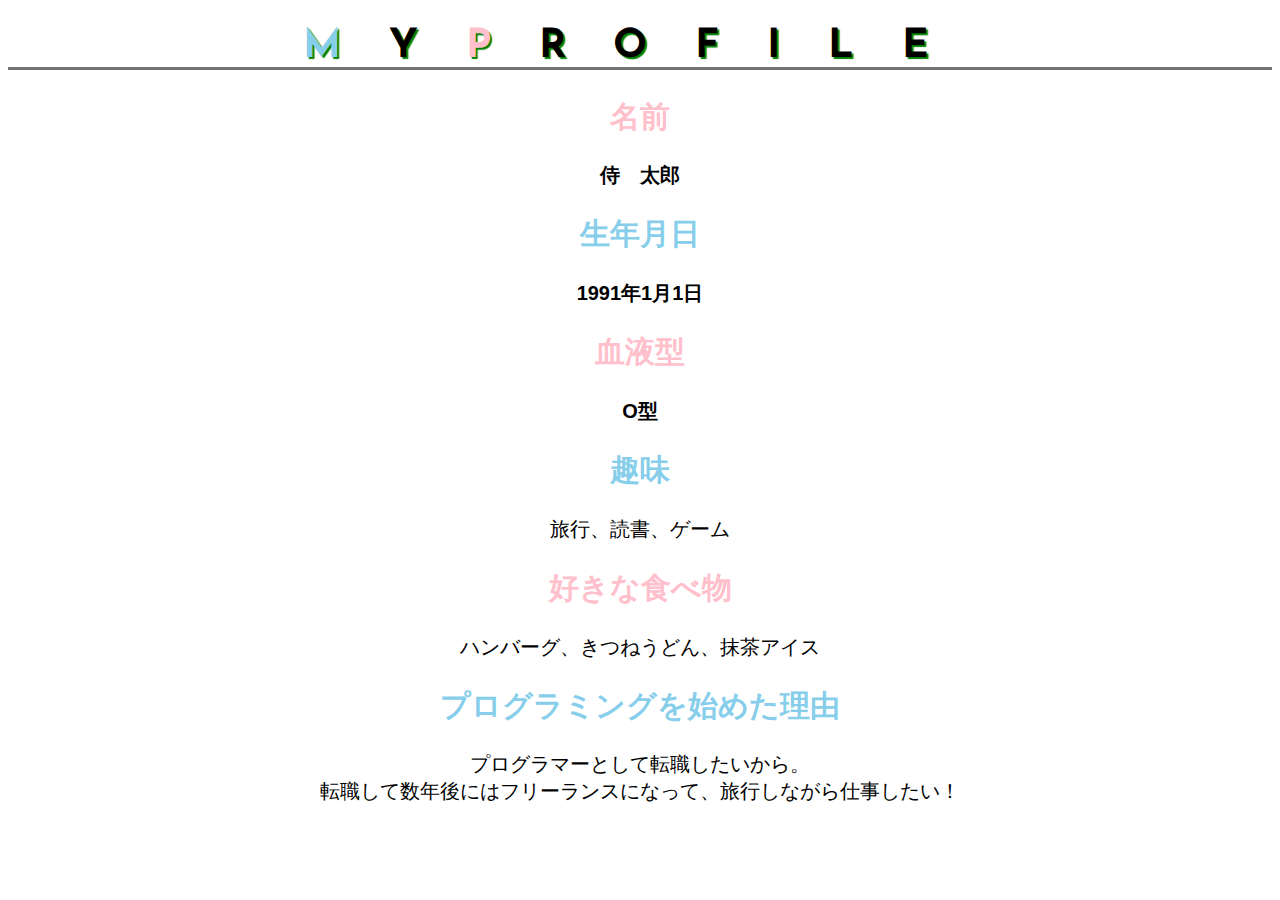
<file: kadai_014/kadai_014.html>
<!DOCTYPE html>
<html>
  <head>
    <title>14章課題</title>
    <meta name="description" content="このページは14章課題です">
    <meta charset="utf-8">
    <link rel="stylesheet" href="style.css">
    <link rel="preconnect" href="https://fonts.googleapis.com">
    <link rel="preconnect" href="https://fonts.gstatic.com">
    <link href="https://fonts.googleapis.com/css2?family=Josefin+Sans:ital,wght@0,100..700;1,100..700&display=swap" rel="stylesheet">
  </head>
   <body>
      <h1><span class="skyblue">M</span>Y<span class="pink">P</span>ROFILE</h1>

        <div id="basic">
    <h2 class="pink">名前</h2>
    <p class="basic">侍　太郎</p>
    <h2 class="skyblue">生年月日</h2>
    <p class="basic">1991年1月1日</p>      
    <h2 class="pink">血液型</h2>
    <p class="basic">O型</p>
        </div>    
         
    <h2 class="skyblue">趣味</h2>
    <p>旅行、読書、ゲーム</p>       
    <h2 class="pink">好きな食べ物</h2>
    <p>ハンバーグ、きつねうどん、抹茶アイス</p>          
    <h2 class="skyblue">プログラミングを始めた理由</h2>
    <p>プログラマーとして転職したいから。<br>
      転職して数年後にはフリーランスになって、旅行しながら仕事したい！</p>
   </body>  
</html>
</file>
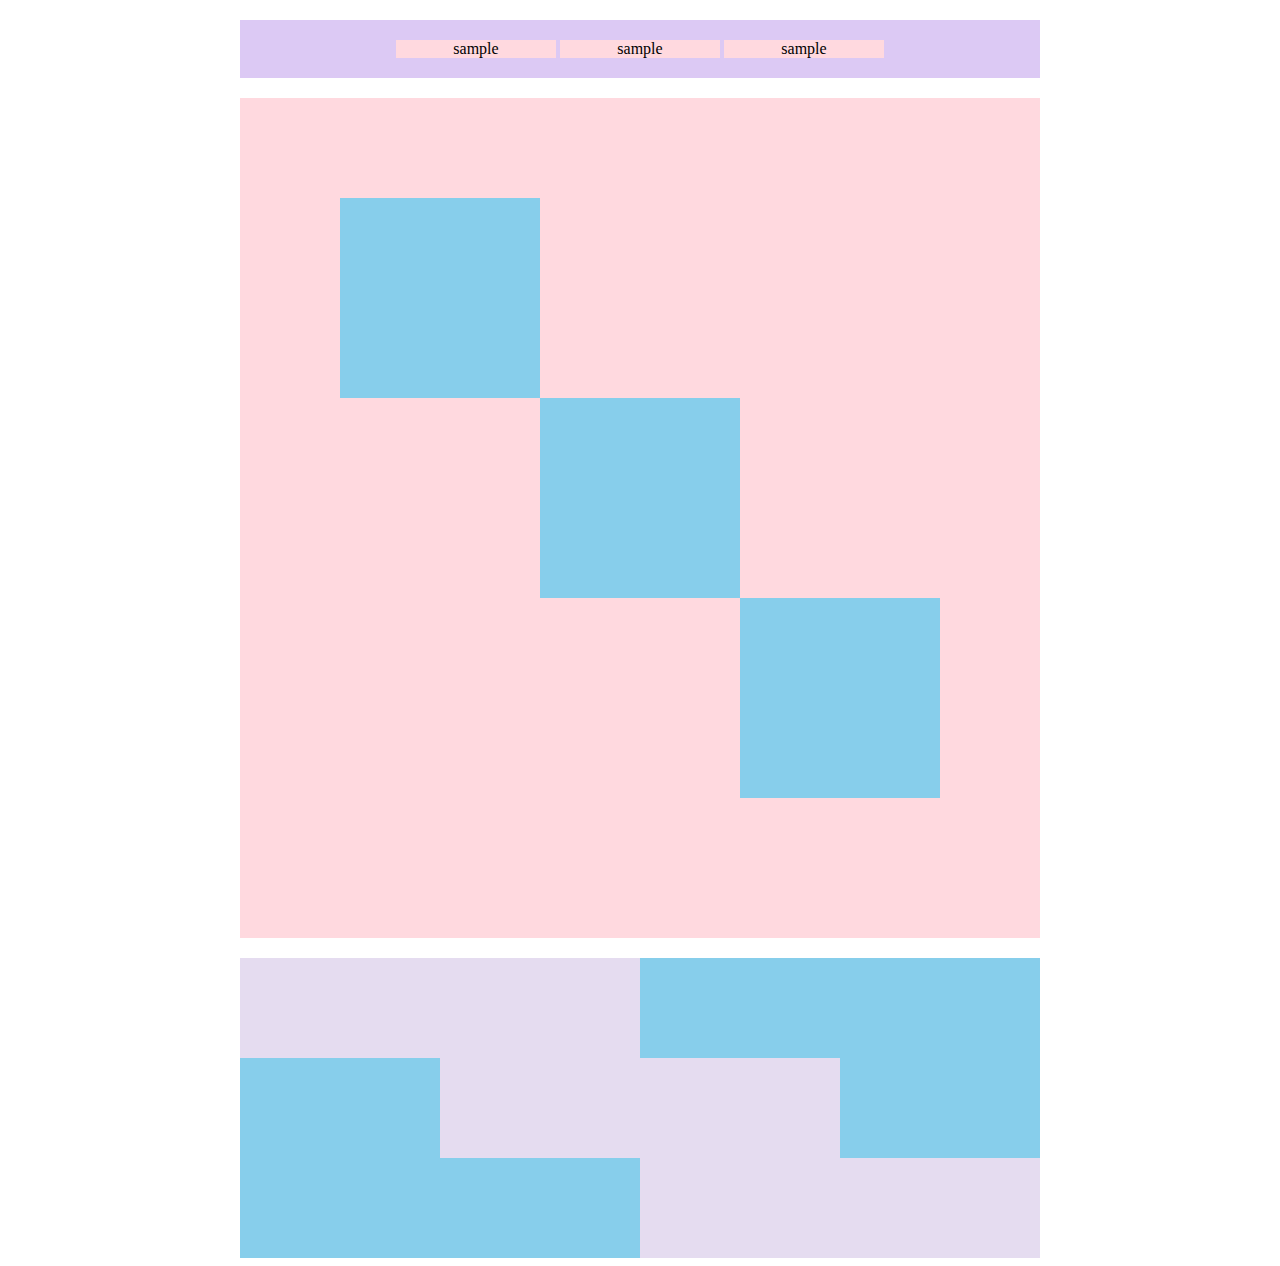
<file: kadai_018/kadai_018.html>
<!DOCTYPE html>
<html>
  <head>
    <title>18章の課題</title>
    <meta name="description content=このページは18章の課題です">
    <meta charset="utf-8">
    <link rel="stylesheet" href="style.css">
  </head>
  <body>
    <div id="top">
      <p class="top-child">sample</p>
      <p class="top-child">sample</p>
      <p class="top-child">sample</p>
      </div>
      <div id="middle">
        <div id="middle-child01"></div>
        <div id="middle-child02"></div>
        <div id="middle-child03"></div> 
       </div>
      <div id="bottom">
        <div id="bottom-child01"></div>
        <div id="bottom-child02"></div>
        <div id="bottom-child03"></div>
       </div>  
  </body>
</html>
</file>
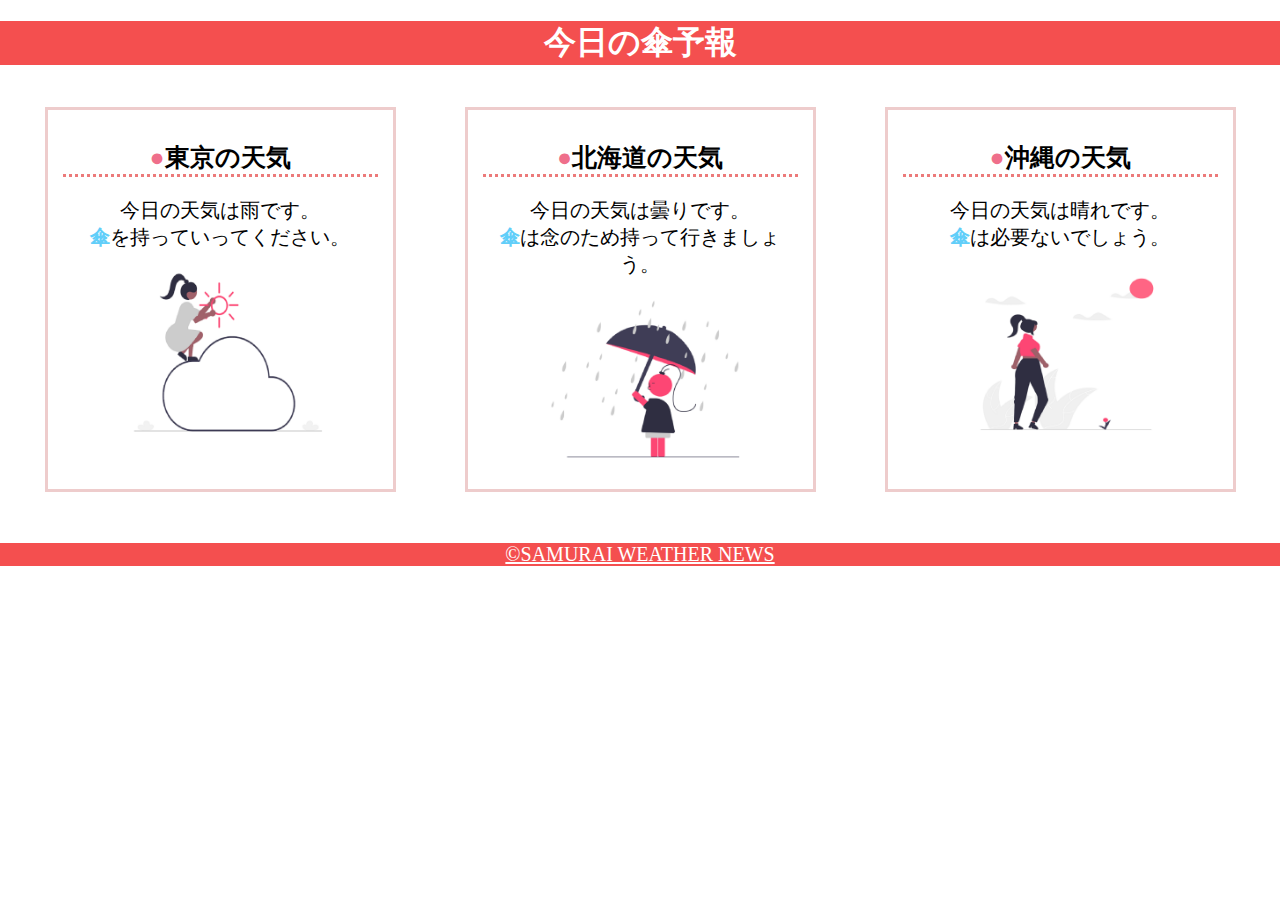
<file: kadai_022/kadai_022.html>
<!DOCTYPE html>
<html>
  <head>
    <title>22章課題</title>
    <meta name="description" content="このページは22章の課題です">
    <meta charset="utf-8">
     <meta name="viewport" content="width=device-width, initial-scale=1.0">
    <link rel="stylesheet" href="style.css">
  </head>
  <body>
    <header>
    <h1>今日の傘予報</h1>
    </header>
    <main>
      <div id="parent">
        <div class="contents">
      <h2>東京の天気</h2>
       <p>今日の天気は雨です。</p>
       <p>傘を持っていってください。</p>
       <img src="images/cloudy.png">
      </div>
        <div class="contents">       
      <h2>北海道の天気</h2>
       <p>今日の天気は曇りです。</p>
       <p>傘は念のため持って行きましょう。</p>
       <img src="images/rainy.png">
        </div>
        <div class="contents">
      <h2>沖縄の天気</h2>
       <p>今日の天気は晴れです。</p>
       <p>傘は必要ないでしょう。</p>
       <img src="images/sunny.png">
        </div>
      </div>　
    </main>
       <footer>
      <a href="https://www.sejuku.net/corp/">&copy;SAMURAI WEATHER NEWS</a>
    </footer>
  </body>
</html>
</file>
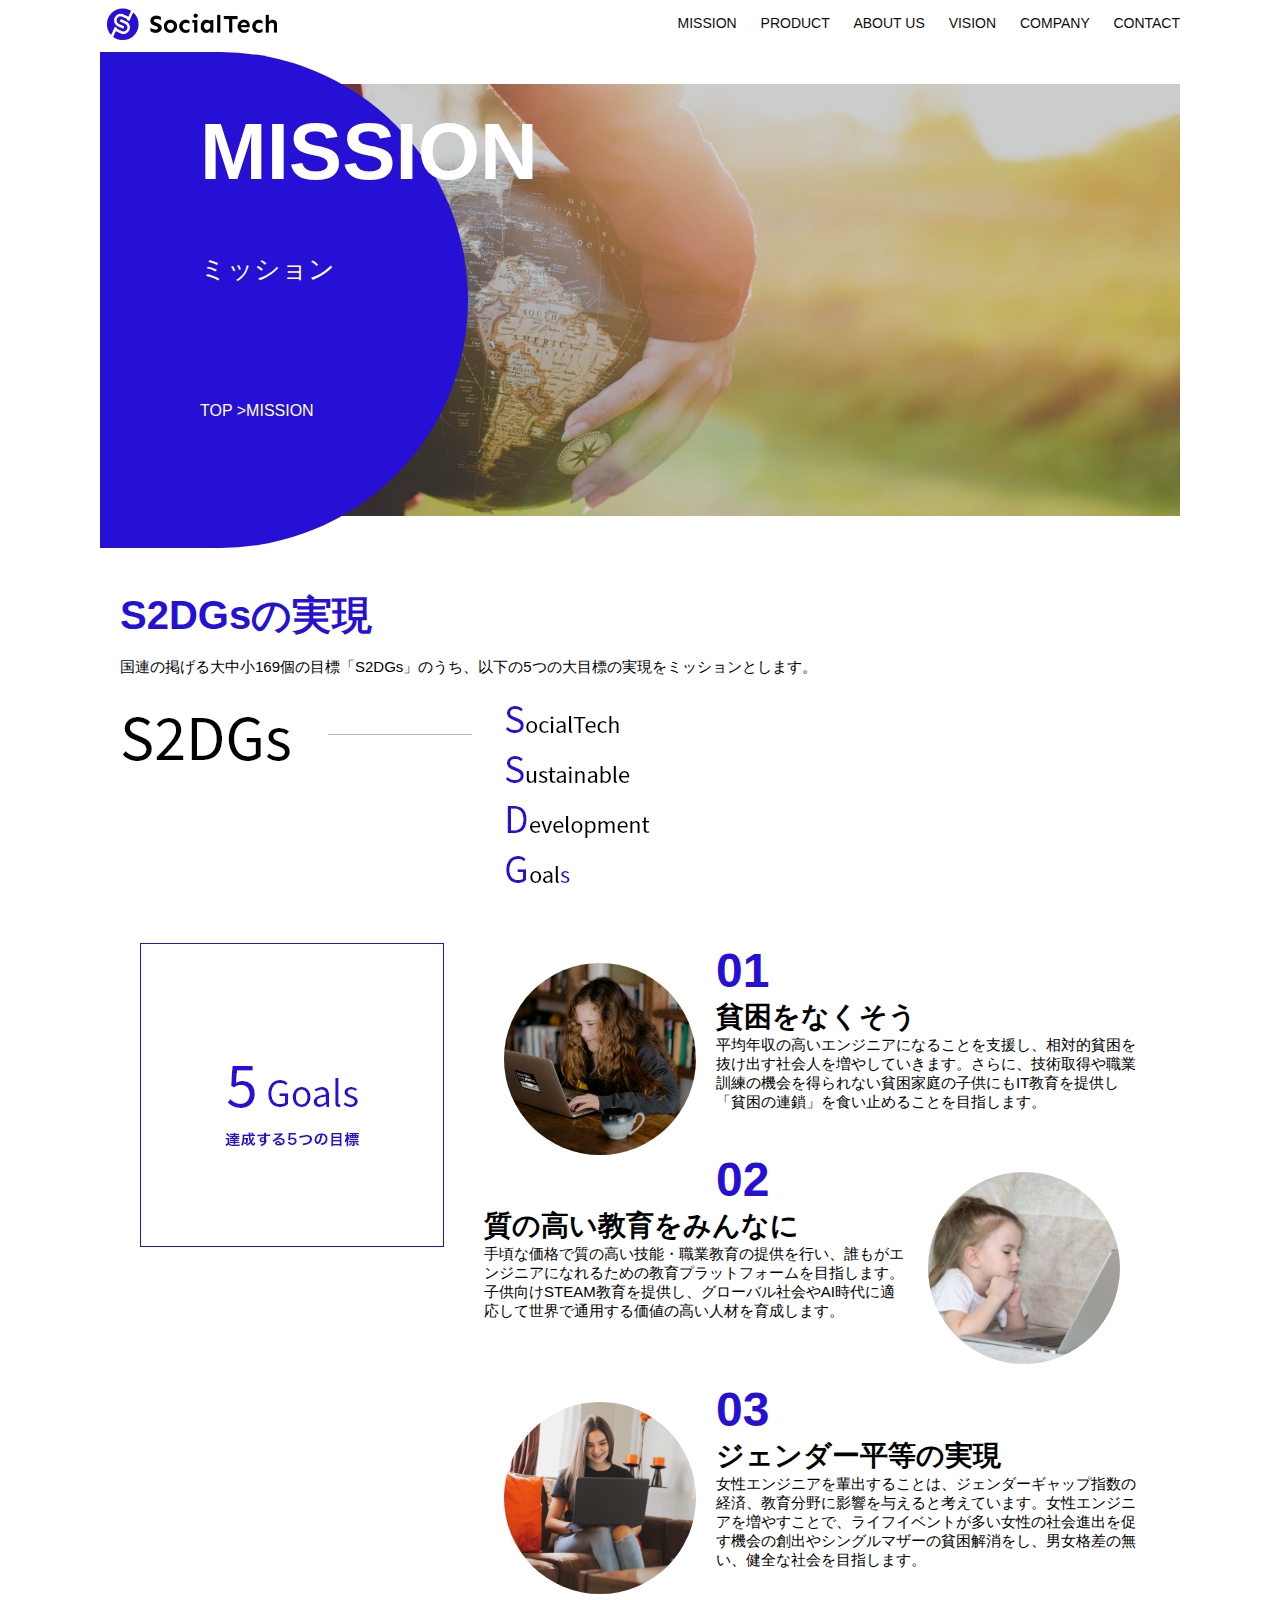
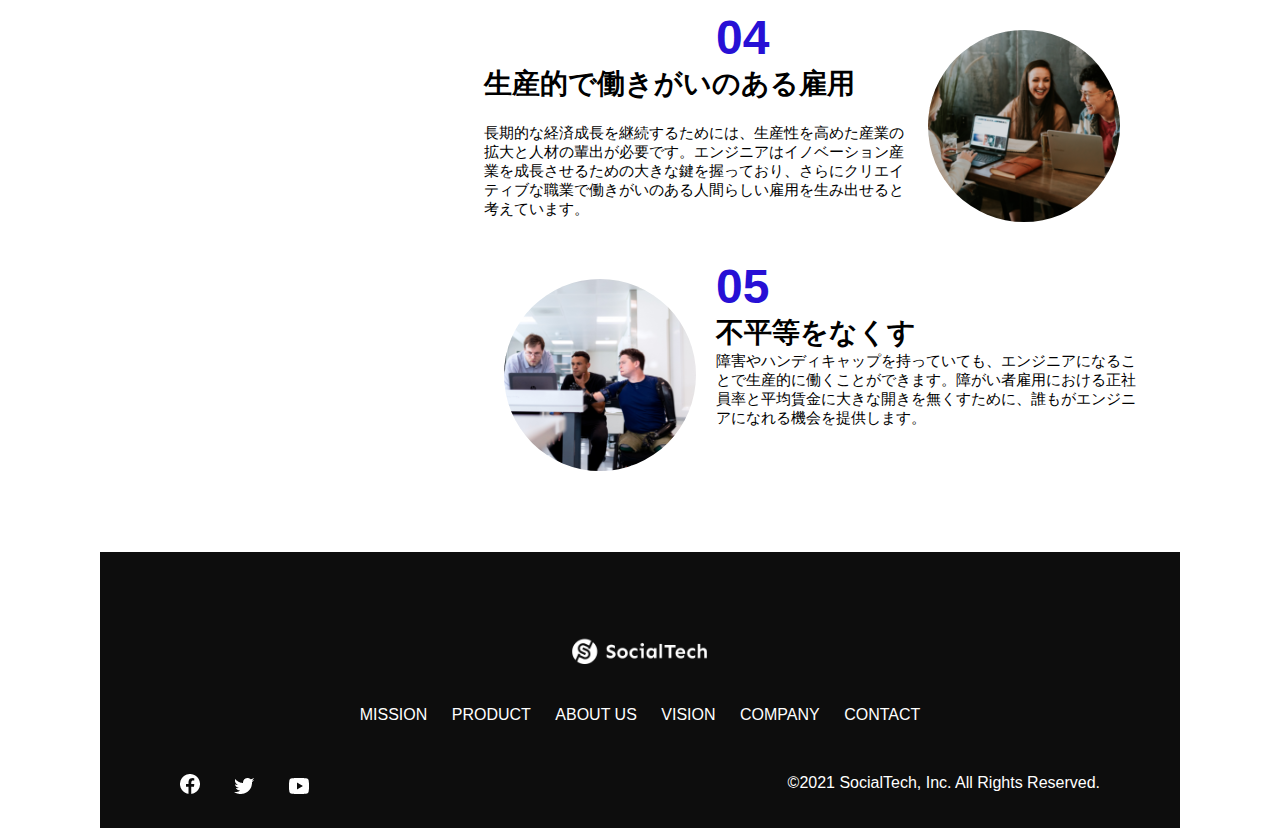
<file: kadai_tutorial_output/mission.html>
<!DOCTYPE html>
<html>
<head>
  <title>SocialTech - MISSION ミッション -</title>
  <meta charset="utf-8">
  <meta name="description" content="SocialTechが目指す5つの目標（S2DGs）を紹介します">
  <meta name="viewport" content="width=device-width, initial-scale=1.0">
  <link rel="stylesheet" href="style.css">
</head>

<body>
  <!-- ヘッダー -->
  <header>
    <!-- ロゴ -->
    <a href="index.html" id="logo"><img src="images/logo.png" alt="トップページに戻る"></a>

    <!-- PC用ナビゲーション -->
    <nav id="nav-pc">
      <a href="mission.html">MISSION</a>
      <a href="product.html">PRODUCT</a>
      <a href="index.html#aboutus">ABOUT US</a>
      <a href="index.html#vision">VISION</a>
      <a href="index.html#company">COMPANY</a>
      <a href="index.html#contact">CONTACT</a>
    </nav>

    <!-- スマホ用メニューボタン -->
    <img id="menu-sp" src="images/button-menu.png" alt="ナビゲーションを開く" onclick="document.getElementById('nav-sp').style.display = 'block'">

    <!-- スマホ用ナビゲーション -->
    <nav id="nav-sp">
      <img id="close" src="images/button-close.png" alt="ナビゲーションを閉じる" onclick="document.getElementById('nav-sp').style.display = 'none'">
      <a id="logo-sp" href="index.html" onclick="document.getElementById('nav-sp').style.display = 'none'"><img
          src="images/logo-sp.png" alt="トップページに戻る"></a>
      <a class="menu" href="mission.html" onclick="document.getElementById('nav-sp').style.display = 'none'">MISSION</a>
      <a class="menu" href="product.html" onclick="document.getElementById('nav-sp').style.display = 'none'">PRODUCT</a>
      <a class="menu" href="index.html#aboutus" onclick="document.getElementById('nav-sp').style.display = 'none'">ABOUT
        US</a>
      <a class="menu" href="index.html#vision"
        onclick="document.getElementById('nav-sp').style.display = 'none'">VISION</a>
      <a class="menu" href="index.html#company"
        onclick="document.getElementById('nav-sp').style.display = 'none'">COMPANY</a>
      <a class="menu" href="index.html#contact"
        onclick="document.getElementById('nav-sp').style.display = 'none'">CONTACT</a>
      <div id="sns">
        <a href="https://www.facebook.com/sejuku2013"><img src="images/button-facebook.png" alt="Facebookのリンク"></a>
        <a href="https://twitter.com/samuraijuku"><img src="images/button-twitter.png" alt="Twitterのリンク"></a>
        <a href="https://www.youtube.com/channel/UCCFOQO5aDK0xXam4cUQXT8g"><img src="images/button-youtube.png" alt="YouTubeのリンク"></a>
      </div>
    </nav>
  </header>
  <main>
    <article>
       <section id="mission-main">
         <div id="mission-title">
           <h1>MISSION</h1>
           <span>ミッション</span>
           <div>TOP >MISSION</div>
         </div>
       </section>
        <section id="mission-s2dgs">
          <h2 class="mission-h2">S2DGsの実現</h2>
          <p>国連の掲げる大中小169個の目標「S2DGs」のうち、以下の5つの大目標の実現をミッションとします。</p>
          <img src="images/mission/mission-s2dgs.png" alt="S2DGs">
        </section>
         <section id="mission-5goals">
           <div>
             <img id="s2dgs-image" src="images/mission/mission-5goals.png" alt="5Goals">
           </div>
            <div>
              <div>
                <img class="fivegoals-image-left" src="images/mission/mission-5goals01.png" alt="PCを操作する女の子">
                <span class="fivegoals-number">01</span>
                <h3 class="fivegoals-h3">貧困をなくそう</h3>
                <p class="fivegoals-p">
                  平均年収の高いエンジニアになることを支援し、相対的貧困を抜け出す社会人を増やしていきます。さらに、技術取得や職業訓練の機会を得られない貧困家庭の子供にもIT教育を提供し「貧困の連鎖」を食い止めることを目指します。
                </p>
              </div>
              <div>
                <img class="fivegoals-image-right" src="images/mission/mission-5goals02.png" alt="PCを見つめる小さい女の子">
                <span class="fivegoals-number">02</span>
                <h3 class="fivegoals-h3">質の高い教育をみんなに</h3>
                <p class="fivegoals-p">
                  手頃な価格で質の高い技能・職業教育の提供を行い、誰もがエンジニアになれるための教育プラットフォームを目指します。子供向けSTEAM教育を提供し、グローバル社会やAI時代に適応して世界で通用する価値の高い人材を育成します。
                </p>
              </div>
　　　　　　　　<div>
                <img class="fivegoals-image-left" src="images/mission/mission-5goals03.png" alt="PCを操作する女性">
                <span class="fivegoals-number">03</span>
                <h3 class="fivegoals-h3">ジェンダー平等の実現</h3>
                <p class="fivegoals-p">
                  女性エンジニアを輩出することは、ジェンダーギャップ指数の経済、教育分野に影響を与えると考えています。女性エンジニアを増やすことで、ライフイベントが多い女性の社会進出を促す機会の創出やシングルマザーの貧困解消をし、男女格差の無い、健全な社会を目指します。
                </p>
             </div>
             <div>
               <img class="fivegoals-image-right" src="images/mission/mission-5goals04.png" alt="笑顔で話し合う3人の男女">
               <span class="fivegoals-number">04</span>
               <h3 class="fivegoals-h3">生産的で働きがいのある雇用</h3>
            　 <p class="fivegoals-p">
                  長期的な経済成長を継続するためには、生産性を高めた産業の拡大と人材の輩出が必要です。エンジニアはイノベーション産業を成長させるための大きな鍵を握っており、さらにクリエイティブな職業で働きがいのある人間らしい雇用を生み出せると考えています。　               　　　 　　
               </p>
             </div>
             <div>
               <img class="fivegoals-image-left" src="images/mission/mission-5goals05.png" alt="障害を持つ男性が生き生きと働く様子">
               <span class="fivegoals-number">05</span>
               <h3 class="fivegoals-h3">不平等をなくす</h3>
               <p class="fivegoals-p">
                障害やハンディキャップを持っていても、エンジニアになることで生産的に働くことができます。障がい者雇用における正社員率と平均賃金に大きな開きを無くすために、誰もがエンジニアになれる機会を提供します。
               </p> 
             </div>
            </div>
         </section>　
    </article>
    <footer>
      <div id="footer-logo">
        <img src="images/logo-sp.png" alt="SocialTech">
      </div>
      <div id="footer-link">
        <a href="mission.html">MISSION</a>
        <a href="product.html">PRODUCT</a>
        <a href="index.html#aboutus">ABOUT US</a>
        <a href="index.html#vision">VISION</a>
        <a href="index.html#company">COMPANY</a>
        <a href="index.html#contact">CONTACT</a>
      </div>
      <div id="sns-footer">
        <a href="https://www.facebook.com/sejuku2013"><img src="images/button-facebook.png" alt="Facebookのリンク"></a>
        <a href="https://twitter.com/samuraijuku"><img src="images/button-twitter.png" alt="Twitterのリンク"></a>
        <a href="https://www.youtube.com/channel/UCCFOQO5aDK0xXam4cUQXT8g"><img src="images/button-youtube.png" alt="YouTubeのリンク"></a>
        <span id="copyright">&copy;2021 SocialTech, Inc. All Rights Reserved. </span>
      </div>
    </footer>
  </main>
</body>

</html>
</file>
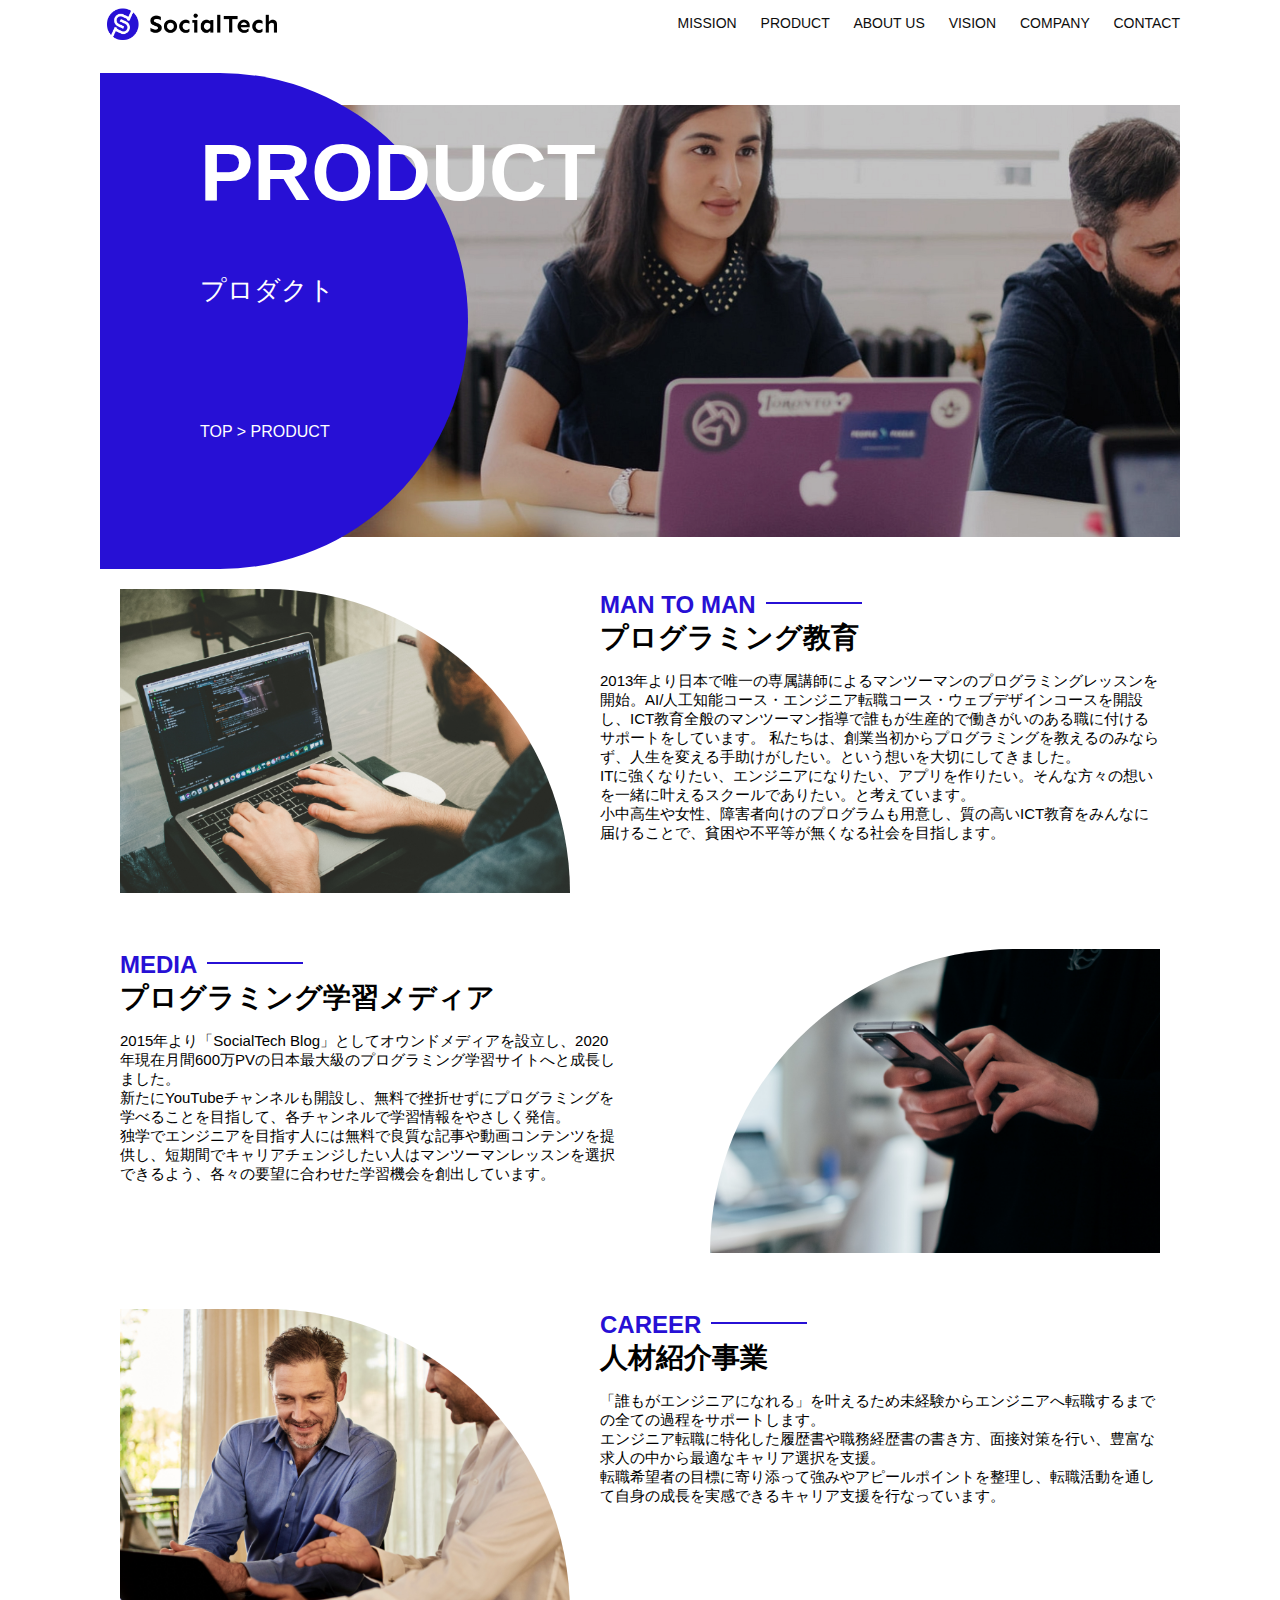
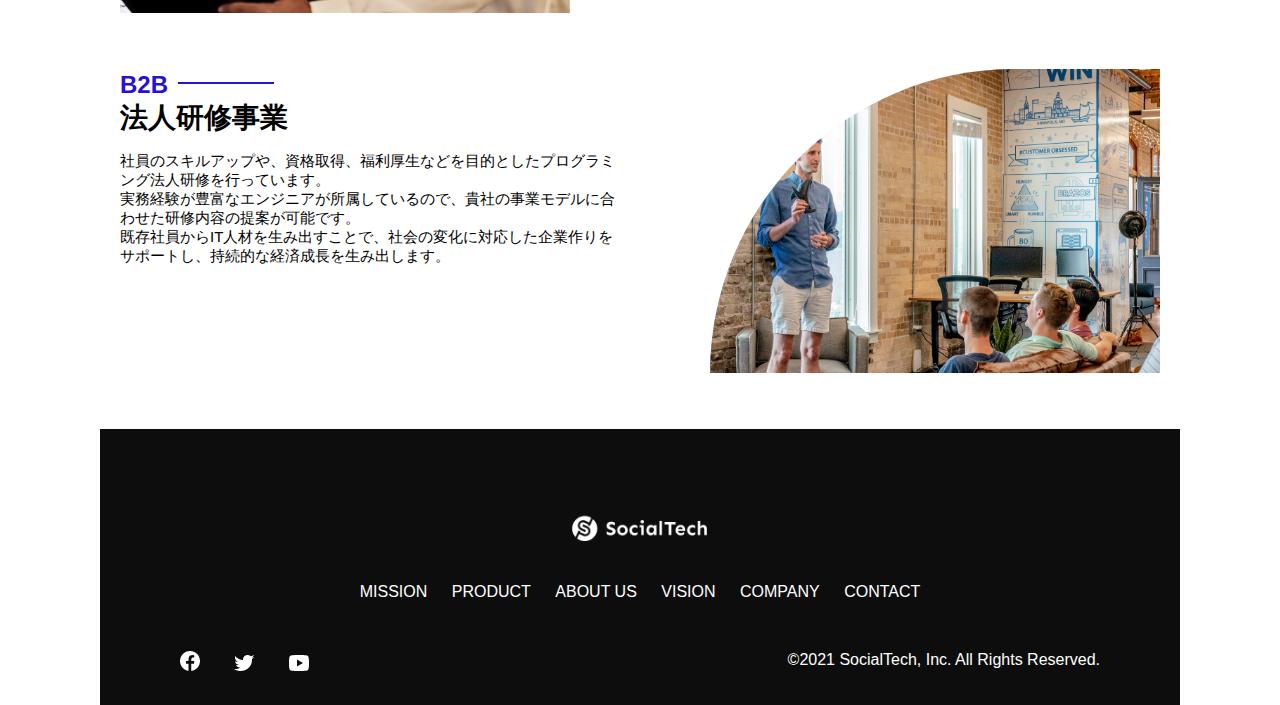
<file: kadai_tutorial_output/product.html>
<!DOCTYPE html>
  <html>
  <head>
    <title>SocialTech -PRODUCT プロダクト-</title>
    <meta charset="utf-8">
    <meta name="description" content="SocialTechの4つのプロダクトを紹介します">
    <meta name="viewport" content="width=device-width, initial-scale=1.0">
    <link rel="stylesheet" href="style.css">
  </head>
  
  <body>
    <!-- ヘッダー -->
    <header>
      <!-- ロゴ -->
      <a href="index.html" id="logo"><img src="images/logo.png" alt="トップページに戻る"></a>
  
      <!-- PC用ナビゲーション -->
      <nav id="nav-pc">
        <a href="mission.html">MISSION</a>
        <a href="product.html">PRODUCT</a>
        <a href="index.html#aboutus">ABOUT US</a>
        <a href="index.html#vision">VISION</a>
        <a href="index.html#company">COMPANY</a>
        <a href="index.html#contact">CONTACT</a>
      </nav>
  
      <!-- スマホ用メニューボタン -->
      <img id="menu-sp" src="images/button-menu.png" alt="ナビゲーションを開く" onclick="document.getElementById('nav-sp').style.display = 'block'">
  
      <!-- スマホ用ナビゲーション -->
      <nav id="nav-sp">
        <img id="close" src="images/button-close.png" alt="ナビゲーションを閉じる" onclick="document.getElementById('nav-sp').style.display = 'none'">
        <a id="logo-sp" href="index.html" onclick="document.getElementById('nav-sp').style.display = 'none'"><img
            src="images/logo-sp.png" alt="トップページに戻る"></a>
        <a class="menu" href="mission.html" onclick="document.getElementById('nav-sp').style.display = 'none'">MISSION</a>
        <a class="menu" href="product.html" onclick="document.getElementById('nav-sp').style.display = 'none'">PRODUCT</a>
        <a class="menu" href="index.html#aboutus" onclick="document.getElementById('nav-sp').style.display = 'none'">ABOUT
          US</a>
        <a class="menu" href="index.html#vision"
          onclick="document.getElementById('nav-sp').style.display = 'none'">VISION</a>
        <a class="menu" href="index.html#company"
          onclick="document.getElementById('nav-sp').style.display = 'none'">COMPANY</a>
        <a class="menu" href="index.html#contact"
          onclick="document.getElementById('nav-sp').style.display = 'none'">CONTACT</a>
        <div id="sns">
          <a href="https://www.facebook.com/sejuku2013"><img src="images/button-facebook.png" alt="Facebookのリンク"></a>
          <a href="https://twitter.com/samuraijuku"><img src="images/button-twitter.png" alt="Twitterのリンク"></a>
          <a href="https://www.youtube.com/channel/UCCFOQO5aDK0xXam4cUQXT8g"><img src="images/button-youtube.png" alt="YouTubeのリンク"></a>
        </div>
      </nav>
    </header>
    <main>
      <article>
　　　　  <section id="product-main">
           <div id="product-title">
             <h1>PRODUCT</h1>
             <span>プロダクト</span>
             <div>TOP > PRODUCT</div>
           </div>
         </section>
          <section class="product-section1">
            <img src="images/product/product-mantoman.png" alt="PCでコードを書く男性">
            <div>
              <h2 class="product-h2">MAN TO MAN</h2>
              <h3 class="product-h3">プログラミング教育</h3>
              <p>
                2013年より日本で唯一の専属講師によるマンツーマンのプログラミングレッスンを開始。AI/人工知能コース・エンジニア転職コース・ウェブデザインコースを開設し、ICT教育全般のマンツーマン指導で誰もが生産的で働きがいのある職に付けるサポートをしています。
                私たちは、創業当初からプログラミングを教えるのみならず、人生を変える手助けがしたい。という想いを大切にしてきました。<br>ITに強くなりたい、エンジニアになりたい、アプリを作りたい。そんな方々の想いを一緒に叶えるスクールでありたい。と考えています。<br>小中高生や女性、障害者向けのプログラムも用意し、質の高いICT教育をみんなに届けることで、貧困や不平等が無くなる社会を目指します。
              </p>  
            </div>
          </section>
          <section class="product-section2">
            <div>
              <h2 class="product-h2">MEDIA</h2>
              <h3 class="product-h3">プログラミング学習メディア</h3>
              <p>2015年より「SocialTech
                Blog」としてオウンドメディアを設立し、2020年現在月間600万PVの日本最大級のプログラミング学習サイトへと成長しました。<br>新たにYouTubeチャンネルも開設し、無料で挫折せずにプログラミングを学べることを目指して、各チャンネルで学習情報をやさしく発信。<br>独学でエンジニアを目指す人には無料で良質な記事や動画コンテンツを提供し、短期間でキャリアチェンジしたい人はマンツーマンレッスンを選択できるよう、各々の要望に合わせた学習機会を創出しています。
              </p>
            </div>
            <img src="images/product/product-media.png" alt="スマートフォンを操作する人"> 
          </section>
          <section class="product-section1">
            <img src="images/product/product-career.png" alt="笑顔で話し合う2人の男性">
            <div>
              <h2 class="product-h2">CAREER</h2>
              <h3 class="product-h3">人材紹介事業</h3>
              <p>
                「誰もがエンジニアになれる」を叶えるため未経験からエンジニアへ転職するまでの全ての過程をサポートします。<br>エンジニア転職に特化した履歴書や職務経歴書の書き方、面接対策を行い、豊富な求人の中から最適なキャリア選択を支援。<br>転職希望者の目標に寄り添って強みやアピールポイントを整理し、転職活動を通して自身の成長を実感できるキャリア支援を行なっています。<br>
              </p>
            </div>
          </section>
          <section class="product-section2">
            <div>
              <h2 class="product-h2">B2B</h2>
              <h3 class="product-h3">法人研修事業</h3>
              <p>
                社員のスキルアップや、資格取得、福利厚生などを目的としたプログラミング法人研修を行っています。<br>実務経験が豊富なエンジニアが所属しているので、貴社の事業モデルに合わせた研修内容の提案が可能です。<br>既存社員からIT人材を生み出すことで、社会の変化に対応した企業作りをサポートし、持続的な経済成長を生み出します。
              </p>
            </div>
            <img src="images/product/product-b2b.png" alt="講演中の男性とそれを聴く人々">
          </section>        
      </article>
      <footer>
        <div id="footer-logo">
          <img src="images/logo-sp.png" alt="SocialTech">
        </div>
        <div id="footer-link">
          <a href="mission.html">MISSION</a>
          <a href="product.html">PRODUCT</a>
          <a href="index.html#aboutus">ABOUT US</a>
          <a href="index.html#vision">VISION</a>
          <a href="index.html#company">COMPANY</a>
          <a href="index.html#contact">CONTACT</a>
        </div>
        <div id="sns-footer">
          <a href="https://www.facebook.com/sejuku2013"><img src="images/button-facebook.png" alt="Facebookのリンク"></a>
          <a href="https://twitter.com/samuraijuku"><img src="images/button-twitter.png" alt="Twitterのリンク"></a>
          <a href="https://www.youtube.com/channel/UCCFOQO5aDK0xXam4cUQXT8g"><img src="images/button-youtube.png" alt="YouTubeのリンク"></a>
          <span id="copyright">&copy;2021 SocialTech, Inc. All Rights Reserved. </span>
        </div>
      </footer>
    </main>
  </body>
  
  </html>
</file>
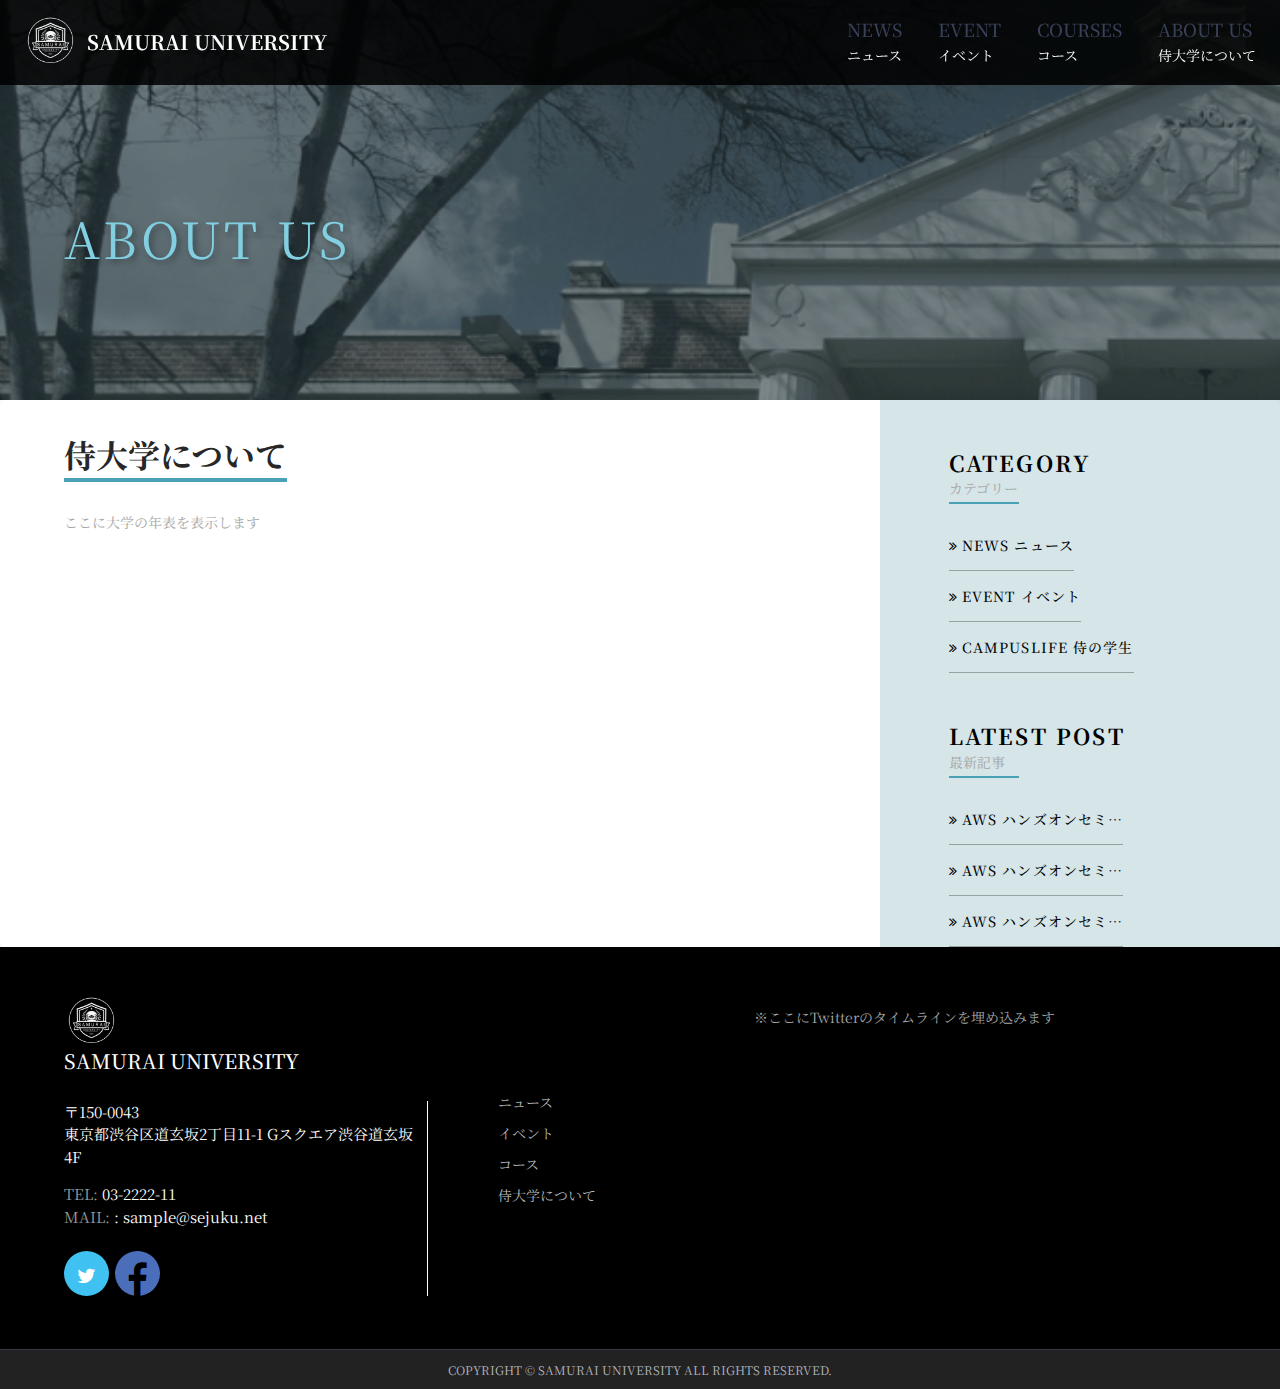
<file: samurai_university/about.html>
<!-- header.php ここから -->
<!DOCTYPE html>

<head>
  <title>samurai university</title>
  <meta charset="utf-8" />
  <meta http-equiv="X-UA-Compatible" content="IE=edge" />
  <meta name="description" content="samurai university" />
  <meta name="viewport" content="width=device-width, initial-scale=1" />
  <link rel="stylesheet" type="text/css" href="styles/bootstrap4/bootstrap.min.css" />
  <link href="plugins/font-awesome-4.7.0/css/font-awesome.min.css" rel="stylesheet" type="text/css" />
  <link rel="stylesheet" type="text/css" href="styles/main_styles.css" />
</head>

<body>
  <div class="super_container">
    <!-- ヘッダーここから -->
    <header class="header">
      <div class="header_container">
        <div class="">
          <nav class="navbar navbar-expand-lg">
            <div class="logo_container">
              <a href="index.php">
                <div class="logo_text">
                  <a href="index.html">
                    <img src="images/logo_big.png" />
                    <span>Samurai University</span>
                  </a>
                </div>
              </a>
            </div>
            <button class="navbar-toggler" type="button" data-toggle="collapse" data-target="#navbarSupportedContent"
              aria-controls="navbarSupportedContent" aria-expanded="false" aria-label="Toggle navigation">
              <i class="fa fa-bars toggle-menu" aria-hidden="true"></i>
            </button>
            <div class="collapse navbar-collapse" id="navbarSupportedContent">
              <ul class="navbar-nav flex-row ml-md-auto d-md-flex main_nav">
                <li class="nav-item">
                  <a class="nav-link" href="news.html">
                    NEWS
                    <p>ニュース</p>
                  </a>
                </li>
                <li class="nav-item">
                  <a class="nav-link" href="events.html">
                    EVENT
                    <p>イベント</p>
                  </a>
                </li>
                <li class="nav-item">
                  <a class="nav-link" href="courses.html">
                    COURSES
                    <p>コース</p>
                  </a>
                </li>
                <li class="nav-item">
                  <a class="nav-link" href="about.html">
                    ABOUT US
                    <p>侍大学について</p>
                  </a>
                </li>
              </ul>
            </div>
          </nav>
        </div>
      </div>
    </header>
    <!-- ヘッダー ここまで -->
    <!-- header.php ここまで -->

    <!-- Home -->

    <div class="home">
      <div class="breadcrumbs_container">
        <div class="image_header">
          <div class="header_info">
            <!-- titleを出力します -->
            <div>about us</div>
          </div>
        </div>
      </div>
    </div>

    <!-- Course -->

    <div class="course">
      <div class="row content-body">
        <!-- Course -->
        <div class="col-lg-8">
          <!-- Course Tabs -->
          <div class="course_tabs_container">
            <div class="tab_panels">
              <!-- Description -->
              <div class="tab_panel">
                <div class="tab_panel_title">侍大学について</div>
                <!-- ここからはすべて the_content()で置き換えるため削除します。 -->
                ここに大学の年表を表示します
                <!-- ここまではすべて the_content()で置き換えるため削除します。 -->
              </div>
            </div>
          </div>
        </div>

        <!-- Course Sidebar -->
        <div class="col-lg-4" style="background-color: #2b7b8e33">
          <div class="sidebar">
            <div class="category">
              <div class="section_title_container category_title">
                <h2>CATEGORY</h2>
                <div class="section_subtitle">カテゴリー</div>
              </div>
              <div class="sidebar_categories">
                <ul>
                  <li><a href="#">News ニュース</a></li>
                  <li><a href="#">Event イベント</a></li>
                  <li><a href="#">CampusLife 侍の学生</a></li>
                </ul>
              </div>
            </div>
            <div class="category">
              <div class="section_title_container category_title">
                <h2>Latest Post</h2>
                <div class="section_subtitle">最新記事</div>
              </div>
              <div class="sidebar_categories">
                <ul>
                  <li><a href="#">AWS ハンズオンセミ…</a></li>
                  <li><a href="#">AWS ハンズオンセミ…</a></li>
                  <li><a href="#">AWS ハンズオンセミ…</a></li>
                </ul>
              </div>
            </div>
          </div>
        </div>
      </div>
    </div>

    <!-- footer.php ここから -->
    <footer class="footer">
      <div class="row footer_row">
        <div class="col">
          <div class="footer_content">
            <div class="row">
              <div class="col-lg-4 footer_col">
                <div class="footer_section footer_about">
                  <div class="footer_logo_container">
                    <img src="images/logo_big.png" alt="" />
                    <a href="">
                      <div class="footer_logo_text">Samurai University</div>
                    </a>
                  </div>
                  <div class="footer_contact_info">
                    <div>〒150-0043</div>
                    <div>東京都渋谷区道玄坂2丁目11-1 Gスクエア渋谷道玄坂4F</div>
                    <ul>
                      <li><span>TEL: </span>03-2222-11</li>
                      <li><span>MAIL: </span>: sample@sejuku.net</li>
                    </ul>
                  </div>
                  <div class="footer_social">
                    <ul>
                      <li>
                        <a href=""><i class="fa fa-twitter" aria-hidden="true"></i></a>
                      </li>
                      <li>
                        <a href=""><i class="fa fa-facebook" aria-hidden="true"></i></a>
                      </li>
                    </ul>
                  </div>
                </div>
              </div>
              <div class="col-lg-3 footer_col">
                <div class="footer_section footer_links">
                  <div class="footer_links_container">
                    <ul>
                      <li><a href="news.html">ニュース</a></li>
                      <li><a href="events.html">イベント</a></li>
                      <li><a href="courses.html">コース</a></li>
                      <li><a href="about.html">侍大学について</a></li>
                    </ul>
                  </div>
                </div>
              </div>
              <div class="col-lg-5 footer_col clearfix">
                ※ここにTwitterのタイムラインを埋め込みます
              </div>
            </div>
          </div>
        </div>
      </div>
      <div class="row copyright_row">
        <div class="col">
          <div class="copyright d-flex flex-lg-row flex-column align-items-center justify-content-start">
            <div class="cr_text">
              Copyright &copy; Samurai University All Rights Reserved.
            </div>
          </div>
        </div>
      </div>
    </footer>
  </div>

  <!--jQuery-->
  <script src="js/jquery-3.2.1.min.js"></script>
  <script src="styles/bootstrap4/popper.js"></script>
  <script src="styles/bootstrap4/bootstrap.min.js"></script>
  <script type="text/javascript">
    $(".carousel").carousel();
  </script>

</body>

</html>
<!-- footer.php ここまで -->
</file>
<file: html-css-kadai_013/style.css>
/* PC、スマホ共通スタイル */
body {
  font-family: "Source Sans Pro", "Hiragino Kaku Gothic ProN", Meiryo, Arial,
    sans-serif;
}

p {
  font-size: 15px;
}

#main-visual>img {
  width: 100%;
}
/*================
PC用のスタイル 
=================*/
@media screen and (min-width: 768px) {
  /* 横幅設定 */
  body {
    max-width: 1080px;
    min-width: 960px;
    margin: 0 auto 0 auto;  
  }

  /* ヘッダー */
  header {
    display: flex;
    justify-content: space-between;
  }

  /* ナビゲーションのレイアウト */
  #nav-pc {
    text-align: right;
    font-size: 14px;
    padding-top: 15px;
  }

  /* ナビゲーションのリンクの装飾設定 */
  #nav-pc>a {
    text-decoration: none;
    margin-left: 20px;
  }

  #nav-pc>a:link {
    color: #0d0d0d;
  }

  #nav-pc>a:visited {
    color: #0d0d0d;
  }

  #nav-pc>a:hover {
    color: #0d0d0d;
    text-decoration: underline;
  }

  #nav-pc>a:active {
    color: #0d0d0d;
  }
  #menu-sp {
    display: none;
  }
  #nav-sp {
    display: none;
  }
}

/*====================
スマートフォン用のスタイル
=====================*/
@media screen and (max-width: 767px) {
    body {
      min-width: 375px;
      margin: 0;
    }
   /* PC用ナビゲーション非表示 */
    #nav-pc {
      display: none;
    }
    /* ハンバーガーメニュー */
    #menu-sp {
      float: right;
      padding: 0;
    }
    /* スマホ用ナビゲーション */
    #nav-sp {
      background-color: #ce933e;
      position: absolute;
      left: 0;
      top: 0;
      height: 100%;
      width: 100%;
      display: none;
      z-index: 100;
    }
    /* ×ボタン */
    #close {
      position: absolute;
      top: 20px;
      right: 20px;
    }
    /* ナビゲーションメニュー用ロゴ */
    #logo-sp {
      margin: 80px 0px 30px 20px;
    } 
    #nav-sp > a {
      display: block;
    }
    #nav-sp > a:link {
      color: #ffffff;
    }
    #nav-sp > a:hover {
      color: #ffffff;
      text-decoration: underline;
    }
    #nav-sp > a:visited {
      color: #ffffff;
    }
    #nav-sp > a:active {
      color: #ffffff;
    }
    #nav-sp > .menu {
      text-decoration: none;
      display: block;
      margin: 0px 20px 0px 20px;
      height: 44px;
      font-size: 16px;
      background-image: url("images/arrow.png");
      background-repeat: no-repeat;
      background-position: right top;
    }    
}
</file>
<file: kadai_tutorial_output/style.css>
/* PC、スマホ共通スタイル　*/
body {
  font-family: "Source Sans Pro", "Hiragino Kaku Gothic ProN", Meiryo, Arial, sans-serif;
}

p {
  font-size: 15px;
}

/*================
 PC用のスタイル
 ================*/
 @media screen and (min-width: 768px) {
  /* 横幅設定 */
  body {
    max-width: 1080px;
    min-width: 900px;
    margin: 0 auto 0 auto;
  }

  /* ヘッダー */
  header {
    display: flex;
    justify-content: space-between;
  }

   /* ナビゲーションのレイアウト */
   #nav-pc {
    font-size: 14px;
    padding-top: 15px;
   }

   /* ナビゲーションのリンクの装飾設定 */
   #nav-pc > a {
     text-decoration: none;
     margin-left: 20px;
   }
   #nav-pc > a:link {
     color: #0d0d0d;
   }
   #nav-pc > a:visited {
     color: #0d0d0d;
   }
   #nav-pc > a:hover {
     color: #0d0d0d;
     text-decoration: underline;
   }
   #nav-pc > :active {
    color: #0d0d0d;
   }

   #nav-sp,
   #menu-sp {
     display: none;
   } 
   #main-visual {
     position: relative;
     height: 400px;
   }
   
   #main-message {
    position: absolute;
    top: 0;
    left: 0;
    background-color: #2710d5;
    color: #ffffff;
    border-radius: 0 0 476px 0;
    max-width: 620px;
    height: 100%;
    width: 100%;
    z-index: 11;
   }
   #main-message > h1 {
     font-size: 60px;
     font-weight: bold;
     margin: 100px 0 0 50px;
   }
   #main-message > p {
     font-size: 28px;
     margin: 0 0 0 50px;
   }  
   #main-visual > img {
     max-width: 620px;
     border-radius: 476px 0 0 0;
     position: absolute;
     top: 0;
     right: 0;
     z-index: 10;
   }

     /* 見出し */
     h2 {
       margin: 40px 0 0 0;
     }
     h2::after {
       content: url("images/line.png");
       margin-left: 10px
     }
     h3 {
       font-size: 27px;
     }

      /* ミッション */
      #mission {
        margin: 80px auto 80px auto;
        width: 100%;
      }
      #mission-flex {
        width: 100%;
        display: flex;
      }
      #mission-flex > div {
        width: 50%;
        margin: 20px; 
      }
      #mission-photo {
        width: 100%;
      }
      #s2dgs {
        margin-top: 50px;
        width: 100%;
      }
       
        /* プロダクト　*/
        #product {
          background-color: #fafafa;
          margin: 80px 0 80px 0;
          padding: 10px 40px 0px 40px;
        }

        /* 外枠 */
        #product > div {
          margin-top: 40px;
          display: flex;
        }

        /* 左のカラム */
        #product-left {
          width: 50%;
          margin-right: 20px;
        }

        /* 右のカラム */
        #product-right {
          width: 50%;
          margin-left: 20px;
          margin-top: 80px;
        }

        /*画像+説明の枠 */
        #product-left > div {
          position: relative;
          height: 480px;
          margin-right: 20px;
        }
        #product-right > div {
          position: relative;
          height: 480px;
          margin-left: 20px;
        }
        
        /* 画像 */
          .product-photo {
            width: 100%;
          }
         
          /* 説明文の枠 */
          .product-explain {
            background-color: #ffffff;
            position: absolute;
            left: 0;
            top: 280px;
            margin: 0 40px 0 40px;
            padding: 20px;
            box-shadow: 5px 5px 10px rgba(0, 0, 0, 0.05);
          }
          
          /* 説明文の英語 */
          .product-explain > span {
            color: #2710d5;
            font-weight: bold;
            font-size: 16px;
            margin: 0;
          }
          
          /* 説明文の見出し */
          .product-explain > h3 {
            font-size: 20px;
            margin: 5px 0 5px 0;
          }
          
          /* 説明文 */
          .product-explain > p {
            font-size: 14px;
            margin: 0;
          }
          
          /* 「もっとみる」*/
          #product-more {
            margin: 0 auto -42px auto;
          }

          /* ABOUT US */
          #aboutus {
            margin: 80px auto 80px auto;
          }

          /* 3つの組織文化と画像を入れる枠 */
          #aboutus > div {
            display: flex;
          }

          /* 画像 */
          .culture-img {
            width: 100%;
            align-self: flex-start;
          }
          .culture-img2 {
            margin-top: 50px;
            width: 100%;
          }

          /*3つの組織文化の表 */
          .culture-table {
            margin-right: 50px;
          }

          /* 番号 */
          .culture-num {
            font-size: 80px;
            color: #2710d5;
            margin: 0 20px 0 0;
          }

          /*組織文化英語 */
          .culture-en {
            color: #2710d5;
            font-weight: bold;
            font-size: 24px;
            display: block;
          }

          /* 組織文化日本語 */
          .culture-jp {
            font-size: 28px;
            font-weight: bold;
          }

          /* 説明文 */
          .culture-description {
            margin: 0;
          }
          /* ビジョン */
          #vision {
            margin: 80px auto 80px auto;
          }
          /*セクション内の外枠 */
          #vision > div {
            width: 100%;
            display: flex;
            justify-content: space-between;
            flex-wrap: wrap;
          }
          /* 7つの行動指針の枠 */
          .vision-box {
            width: 300px;
            height: 300px;
            margin-bottom: 30px;
            position: relative;
          }

          .vision-box > img {
            width: 100%;
            height: auto;
            position: absolute;
            top: 0;
            left: 0;
            z-index: 30;
          }
          .vision-box > span {
            position: absolute;
            top: 0;
            left: 0;
            z-index: 31;
            margin-right: 20px;
          }
          .vision-box > span > h4 {
            color: #2710d5;
            font-size: 19px;
            margin: 80px 0 0 0;
          }
          .vision-box > span h4::first-letter {
            font-size: 40px;
          }
          .vision-box >span > h5 {
            font-size: 20px;
            margin: 0 0 0 0;
          }
          .vision-box > span > p {
            margin: 10px 0 0 0;
          }

          /* 会社概要 */
          #company-table {
            margin: 80px auto 80px auto;
          }

          #company {
            width: 100%;
          }
          .tableheader {
            text-align: left;
            padding: 20px;
            border-bottom-color: #2710d5;
            border-bottom-width: 1px;
            border-bottom-style: solid;
            width: 100px;
          }
          .tableheader-first {
            text-align: left;
            padding: 20px;
            border-bottom-color: #2710d5;
            border-bottom-width: 1px;
            border-bottom-style: solid;
            border-top-color: #2710d5;
            border-top-width: 1px;
            border-top-style: solid;
            width: 100px;
          }

          .cell {
            padding: 30px;
            border-bottom-color: #ececec;
            border-bottom-width: 1px;
            border-bottom-style: solid;
          }
          .cell-first {
            padding: 30px;
            border-bottom-color: #ececec;
            border-bottom-width: 1px;
            border-bottom-style: solid;
            border-top-color: #ececec;
            border-top-width: 1px;
            border-top-style: solid;
          }
          #company > iframe {
            width: 100%;
            height: 368px;
            margin-top: 40px;
          }
          /* お問い合わせ */
          #contact {
            margin: 80px auto 80px auto;
          }

          /* 外枠 */
          #contact > form > div {
            display: flex;
            flex-direction: row;
            flex-wrap: wrap;
            padding-bottom: 30px;
          }

          /* 左列の見出し */
          .contact-heading {
            width: 240px;
            align-self: center;
          }
          /* 見出しのラベル */
          .contact-label {
            font-weight: bold;
          }
          /* 必須 */
          .contact-span {
            color: #ce2222;
            margin: 0 0 0 20px;
            font-weight: bold;
          }

          /* テキストボックス */
          .contact-textbox {
            border-top: 0;
            border-left: 0;
            border-right: 0;
            border-bottom-width: 1px;
            border-bottom-color: #707070;
            border-bottom-style: solid;
            background-color: #fafafa;
            width: 400px;
            height: 56px;
          } 
          /* お問い合わせ内容のテキストエリア */
          .contact-textarea {
            border-top: 0;
            border-left: 0;
            border-right: 0;
            border-bottom-width: 1px;
            border-bottom-color: #707070;
            background-color: #fafafa;
            width: 400px;
            height: 200px;
          }
          /* 個人情報の取り扱い */
          details {
            width: 700px;
          }
          details > div {
            background-color: #fafafa;
            padding: 20px;
          }
          details > div > span {
            font-weight: bold;
          }
          
          /* フッター */
          footer {
            background-color: #0d0d0d;
            text-align: center;
            padding: 80px 80px 30px 80px;
          }
          #footer-logo {
            margin-bottom: 30px;
          }
          #footer-link {
            margin-bottom: 50px;
          }
          #footer-link > a {
            text-decoration: none;
            margin: 10px;
          }
          #footer-link > a:link {
            color: #ffffff;
          }
          #footer-link > a:visited {
            color: #ffffff;
          }
          #footer-link > a:hover {
            color: #ffffff;
            text-decoration: underline;
          }
          #footer-link > a:active {
            color: #ffffff;
          }

          #sns-footer {
            text-align: left;
            width: 100%;
          }
          #sns-footer > a {
            margin-right: 30px;
          }
          #copyright {
            color: #ffffff;
            float: right;
          }
          /* mission.html用スタイル */
          /* ミッションのメインビジュアル */
          #mission-main {
            height: 496px;
            width: 100%;
            background-image: url("images/mission/mission-main.png");
            background-repeat: no-repeat;
            background-position-y: center;
          }
          #mission-title {
            background-color: #2710d5;
            width: 368px;
            color: #ffffff;
            height: 496px;
            border-radius: 0 248px 248px 0;
            position: relative;
          }
          #mission-title > h1 {
            position: absolute;
            top: 0;
            left: 100px;
            font-size: 80px;
          }
          #mission-title > span {
            position: absolute;
            top: 200px;
            left: 100px;
            font-size: 26px;
          } 
          #mission-title > div {
            position: absolute;
            top: 350px;
            left: 100px;
            font-size: 16px;
          }
          #mission-s2dgs {
            width: 100%;
            margin: 20px;
          }
          .mission-h2 {
            color: #2710d5;
            font-size: 40px;
          }
          .mission-h2::after {
            content: none;
          }
          #mission-5goals {
            margin: 20px;
            display: flex;
          }
          #mission-5goals > div {
            flex-grow: 1;
            padding: 20px;
          }
          #mission-5goals > div > div {
            margin-bottom: 40px;
          }
          .fivegoals-image-right {
            float: right;
            margin: 20px;
          }
          .fivegoals-image-left {
            float: left;
            margin: 20px;
          }
          .fivegoals-number {
            color: #2710d5;
            font-size: 48px;
            font-weight: bold;
            margin: 0;
          }
          .fivegoals-h3 {
            font-size: 28px;
            margin: 0;
          }
          .fivegoals-p {
            margin: 0;
          }

          /* プロダクトページ */
     #product-main {
      height: 496px;
      width: 100%;
      background-image: url("images/product/product-main.png");
      background-repeat: no-repeat;
      background-position-y: center;
     }
     #product-title {
      background-color: #2710d5;
      width: 368px;
      color: #ffffff;
      height: 496px;
      border-radius: 0 248px 248px 0;
      position: relative;
     }
     #product-title > h1 {
      position: absolute;
      top: 0;
      left: 100px;
      font-size: 80px;
     }
     #product-title > span {
      position: absolute;
      top: 200px;
      left: 100px;
      font-size: 26px;
     }
     #product-title > div {
      position: absolute;
      top: 350px;
      left: 100px;
      font-size: 16px;
     }

     /* セクション1 */
     .product-section1 {
      position: relative;
      margin: 20px;
      height: 340px;
     }
     .product-section1 > img {
      position: absolute;
      top: 0;
      left: 0;
      width: 450px;
      margin: 0 40px 30px 0;
      border-radius: 0 432px 0 0;
     }
     .product-section1 > div {
      position: absolute;
      top: 0;
      left: 480px;
     }
     /* セクション2 */
     .product-section2 {
      position: relative;
      margin: 20px;
      height: 340px;
     }
     .product-section2 > img {
      position: absolute;
      top: 0;
      right: 0;
      width: 450px;
      margin: 0 0 30px 40px;
      border-radius: 432px 0 0 0;
     }
     .product-section2 > div {
      width: 500px;
      position: absolute;
      top: 0;
      left: 0;
     }
     .product-h2 {
      color: #2710d5;
      font-size: 24px;
      margin: 0;
     }
     .product-h3 {
      font-size: 28px;
      margin: 0;
     }
 }   

/*====================
  スマートフォン用のスタイル
  ====================*/
  @media screen and (max-width: 767px) {
     body {
      min-width: 375px;
      margin: 0;
     }
     /* PC用ナビゲーション非表示 */
     #nav-pc {
      display: none;
     }
     /* ハンバーガーメニュー */
     #menu-sp {
      float: right;
      padding: 0;
     }
     /*スマホ用ナビゲーションの表示切替 */
     /*初期状態、レイアウトと非表示設定 */
     #nav-sp {
      background-color: #2710d5;
      position: absolute;
      left: 0;
      top: 0;
      height: 100%;
      width: 100%;
      display: none;
      z-index: 100;
     }
     /* ×ボタン */
     #close {
      position: absolute;
      top: 20px;
      right: 20px;
     }
     /* ナビゲーションメニュー用ロゴ */
     #logo-sp {
      margin: 80px 0 30px 20px;
     }
     /* ナビゲーションのリンクの装飾設定 */
     #nav-sp > a {
      display: block;
     }
     #nav-sp > a:link {
      color: #ffffff;
     }
     #nav-sp > a:visited {
      color: #ffffff;
     }
     #nav-sp > a:hover {
      color: #ffffff;
      text-decoration: underline;
     }
     #nav-sp > a:active {
      color: #ffffff;
     }
     #nav-sp > .menu {
      text-decoration: none;
      display: block;
      margin: 0 20px 0 20px;
      height: 44px;
      font-size: 16px;
      background-image: url("images/arrow.png");
      background-repeat: no-repeat;
      background-position: right top;
     }
     #sns {
      position: absolute;
      bottom: 20px;
      left: 20px;
     }
     #sns > a {
      margin-right: 30px;
     }

     /* メインビジュアル */
     #main-visual {
      position: relative;
      height: 470px;
      width: 100%;
      overflow: hidden;
     }
     #main-visual > div {
      position: absolute;
      top: 0;
      left: 0;
      background-color: #2710d5;
      color: white;
      border-radius: 0 0 476px 0;
      text-align: center;
      height: 280px;
      width: 100%;
      z-index: 11;
     }
     #main-visual > div > h1 {
      font-size: 28px;
      margin: 90px 0 0 0;
     }
     #main-visual > div > p {
      margin: 0;
     }
     #main-visual > img {
      width: 100%;
      border-radius: 476px 0 0 0;
      z-index: 10;
      position: absolute;
      bottom: 0;
      right: 0;
     } 
     /* 見出し */
     h2::after {
       content: url("images/line.png");
       margin-left: 10px;
     }
     h3 {
      font-size: 24px;
      margin: 10px 0 0 0;
     }
     /* ミッション */
     #mission {
      margin: 20px;
     }
     #mission-photo {
      width: 100%;
     }
     #s2dgs {
      width: 100%;
     } 
     /* プロダクト */
     #product {
      background-color: #fafafa;
      padding-top: 10px;
     } 
     #product h2 {
      margin-left: 20px;
     }
     /* 外枠 */
     /* 左右のカラム　スマホでは縦並び */
     #product-left,
     #product-right {
      margin-right: 20px;
      margin-left: 20px;
     }
     /* 画像+説明の枠 */
     #product-left > div,
     #product-right > div {
      position: relative;
      height: 540px;
     }
     /* 説明文の枠 */
     .product-explain {
      background-color: #ffffff;
      position: absolute;
      left:  0;
      bottom: 50px;
      padding: 20px;
      box-shadow: 5px 5px 10px rgba(0, 0, 0, 0.05);
     }
     .product-explain > span {
      color: #2710d5;
      font-weight: bold;
      font-size: 16px;
      margin: 0px;
     }
     .product-explain > h3 {
      margin: 10px 0 10px 0;
     }
     /* 画像 */
     .product-photo {
      width: 100%;
     }
     #product-more > img {
      margin: 0 0 -42px 20px;
     }
     /* ABOUT US */
     #aboutus {
      margin: 80px 20px 80px 20px;
     }
     #aboutus > div {
      display: flex;
      flex-direction: column;
     }
     .culture-table {
      width: 100%;
      padding-right: 20px;
      order: 2;
     }
     .culture-img {
      width: 100%;
      order: 1;
     }
     .culture-img2 {
      width: 100%;
     }
     .culture-num {
      font-size: 80px;
      color: #2710d5;
     }
     .culture-en {
      color: #2710d5;
      font-weight: bold;
      font-size: 24px;
      display: block;
     }
     .culture-jp {
      display: block;
     }
     .culture-description {
      margin: 0;
     }
     /* ビジョン */
     #vision {
      margin: 80px 20px 80px 20px;
     }
     .vision-box {
      width: 300px;
      height: 300px;
      margin-bottom: 30px;
      position: relative;
     }
     .vision-box > img {
      width: 100%;
      height: auto;
      position: absolute;
      top: 0;
      left: 0;
      z-index: 30;
     }
     .vision-box > span {
      position: absolute;
      top: 0;
      left: 0;
      z-index: 31;
      margin-right: 20px;
     }
     .vision-box > span > h4 {
      color: #2710d5;
      font-size: 19px;
      margin: 60px 0 0 0;
     }
     .vision-box > span > h5 {
      font-size: 20px;
      margin: 0 0 0 0;
     }
     .vision-box > span > p {
      margin: 10px 0 0 0;
     }
     /* 会社概要 */
     #company {
      margin: 0 20px 0 20px;
     }
     #company > h3 {
      margin-bottom: 20px;
     }
     #company-table {
      width: 100%;
     }
     .tableheader-first {
      text-align: left;
      padding: 20px;
      border-bottom-color: #2710d5;
      border-bottom-width: 1px;
      border-bottom-style: solid;
      border-top-color: #2710d5;
      border-top-width: 1px;
      border-top-style: solid;
      width: 50px;
     }
     .tableheader {
      text-align: left;
      padding: 20px;
      border-bottom-color: #2710d5;
      border-bottom-width: 1px;
      border-bottom-style: solid;
      width: 50px;
     }
     .cell-first {
      padding: 20px;
      border-bottom-color: #ececec;
      border-bottom-width: 1px;
      border-bottom-style: solid;
      border-top-color: #ececec;
      border-top-width: 1px;
      border-top-style: solid;
     }
     .cell {
      padding: 20px;
      border-bottom-color: #ececec;
      border-bottom-width: 1px;
      border-bottom-style: solid;
     }
     #company > iframe {
      width: 100%;
      height: 240px;
      margin: 40px 0 0 0;
     }
     /* お問い合わせ */
     #contact {
      margin: 80px 20px 80px 20px;
     }
     #contact > h3 {
      margin-bottom: 20px;
     }
     #contact > form > div {
      margin-bottom: 20px;
     } 
     .contact-heading {
      margin-bottom: 20px;
     }
     /* ラベル */
     .contact-label {
      font-weight: bold;
     }
     /* 必須 */
     .contact-span {
      color: #ce2222;
      margin: 0 0 0 20px;
      font-weight: bold;
     }
     .contact-textbox {
      height: 56px;
      border-top: 0;
      border-left: 0;
      border-right: 0;
      background-color: #fafafa;
      border-bottom-color: #707070;
      border-bottom-width: 1px;
      border-style: solid;
      min-width: 300px;
      width: 100%;
     }
     .contact-textarea {
      height: 150px;
      border-top: 0;
      border-left: 0;
      border-right: 0;
      background-color: #fafafa;
      width: 100%;
     }
     .radiobutton {
      margin-bottom: 20px;
     }
     .radiobutton + label::after {
      content: "\A";
      white-space: pre;
     }
     /* フッター */
     footer {
      background-color: #0d0d0d;
      padding: 30px 20px 50px 20px;
     }
     #footer-logo {
      margin-bottom: 30px;
     }
     #footer-link {
      margin-bottom: 50px;
     }
     #footer-link > a {
      text-decoration: none;
      margin: 0 20px 30px 0;
      display: block;
      background-image: url("images/arrow.png");
      background-repeat: no-repeat;
      background-position: right top;
     }
     #footer-link > a:link {
      color: #ffffff;
     }
     #footer-link > a:visited {
      color: #ffffff;
     }
     #footer-link > a:hover {
      color: #ffffff;
      text-decoration: underline;
     }
     #footer-link > a:active {
      color: #ffffff;
     }
     #sns-footer > a {
      margin-right: 30px;
     }
     #copyright {
      font-size: 12px;
      display: block;
      margin-top: 30px;
      color: #ffffff;
     }

     /* mission.html用スタイル */
     /*ミッションのメインビジュアル */
     #mission-main {
      height: 256px;
      width: 100%;
      background-image: url("images/mission/mission-main.png");
      background-repeat: no-repeat;
      background-size: auto 280px;
      background-position-y: center;
     }
     #mission-title {
      background-color: #2710d5;
      width: 136px;
      color: #ffffff;
      height: 256px;
      border-radius: 0 248px 248px 0;
      position: relative;
     }
     #mission-title > h1 {
      position: absolute;
      top: 0;
      left: 20px;
      font-size: 40px;
     }
     #mission-title > span {
      position: absolute;
      top: 110px;
      left: 20px;
      font-size: 18px;
     }
     #mission-title > div {
      position: absolute;
      top: 180px;
      left: 20px;
      font-size: 13px;
     }
     /* ミッションページ　S2DGSの設定 */
     #mission-s2dgs {
      margin: 20px;
     }
     .mission-h2 {
      color: #2710d5;
      font-size: 38px;
      margin: 0px;
     }
     .mission-h2::after {
      content: none;
     }
     #mission-s2dgs > img {
      width: 100%;
     }
     #section-s2dgs > img {	
      width: 100%;	
          }
     /* ミッションページ　5Goalsの設定 */
     #mission-5goals {
      margin: 20px;
     }
     #mission-5goals > div > div {
      margin-bottom: 40px;
     }
     #s2dgs-image {
      width: 100%;
     }
     .fivegoals-image-right {
      margin: 20px auto 20px auto;
      display: block;
     }
     .fivegoals-image-left {
      margin: 20px auto 20px auto;
      display: block;
     }
     .fivegoals-number {
      color: #2710d5;
      font-size: 48px;
      margin: 0;
     }
     .fivegoals-h3 {
      font-size: 28px;
      margin: 0;
     }
     .fivegoals-p {
      margin: 0;
     }

     /* プロダクトページ */
     #product-main {
      height: 256px;
      width: 100%;
      background-image: url("images/product/product-main.png");
      background-repeat: no-repeat;
      background-position-y: center;
      background-size: auto 208px;
     }
     #product-title {
      background-color: #2710d5;
      width: 136px;
      color: #ffffff;
      height: 256px;
      border-radius: 0 248px 248px 0;
      position: relative;
     }
     #product-title > h1 {
      position: absolute;
      top: 0;
      left: 20px;
      font-size: 40px;
     }
     #product-title > span {
      position: absolute;
      top: 110px;
      left: 20px;
      font-size: 18px;
     }
     #product-title > div {
      position: absolute;
      top: 180px;
      left: 20px;
      font-size: 13px;
     }
     .product-section1 {
      margin: 20px;
     }
     .product-section1 > img {
      width: 100%;
      border-radius: 0 300px 0 0;
     }
     .product-section2 {
      margin: 20px;
      display: flex;
      flex-direction: column;
     }
     .product-section2 > img {
      order: 1;
      width: 100%;
      border-radius: 300px 0 0 0;
     }
     .product-section2 > div {
      order: 2;
     }
     .product-h2 {
      color: #2710d5;
      font-size: 24px;
      margin: 0;
     }
     .product-h3 {
      font-size: 28px;
      margin: 0;
     }
}
</file>
<file: socialtech-kadai_012/style.css>
/* PC、スマホ共通スタイル　*/
body {
  font-family: "Source Sans Pro", "Hiragino Kaku Gothic ProN", Meiryo, Arial, sans-serif;
}

p {
  font-size: 15px;
}

/*================
 PC用のスタイル
 ================*/
  /* 横幅設定 */
  body {
    max-width: 1080px;
    min-width: 960px;
    margin: 0 auto 0 auto;
  }

  /* ヘッダー */
  header {
    display: flex;
    justify-content: space-between;
  }

   /* ナビゲーションのレイアウト */
   #nav-pc {
    font-size: 14px;
    padding-top: 15px;
   }

   /* ナビゲーションのリンクの装飾設定 */
   #nav-pc > a {
     text-decoration: none;
     margin-left: 20px;
   }
   #nav-pc > a:link {
     color: #0d0d0d;
   }
   #nav-pc > a:visited {
     color: #0d0d0d;
   }
   #nav-pc > a:hover {
     color: #0d0d0d;
     text-decoration: underline;
   }
   #nav-pc > :active {
    color: #0d0d0d;
   }

   #main-visual {
     position: relative;
     height: 400px;
   }
   
   #main-message {
    position: absolute;
    top: 0;
    left: 0;
    background-color: #2710d5;
    color: #ffffff;
    border-radius: 0 0 476px 0;
    max-width: 620px;
    height: 100%;
    width: 100%;
    z-index: 11;
   }
   #main-message > h1 {
     font-size: 60px;
     font-weight: bold;
     margin: 100px 0 0 50px;
   }
   #main-message > p {
     font-size: 28px;
     margin: 0 0 0 50px;
   }  
   #main-visual > img {
     max-width: 620px;
     border-radius: 476px 0 0 0;
     position: absolute;
     top: 0;
     right: 0;
     z-index: 10;
   }

     /* 見出し */
     h2 {
       margin: 40px 0 0 0;
     }
     h2::after {
       content: url("images/line.png");
       margin-left: 10px
     }
     h3 {
       font-size: 27px;
     }

      /* ミッション */
      #mission {
        margin: 80px auto 80px auto;
        width: 100%;
      }
      #mission-flex {
        width: 100%;
        display: flex;
      }
      #mission-flex > div {
        width: 50%;
        margin: 20px; 
      }
      #mission-photo {
        width: 100%;
      }
      #s2dgs {
        margin-top: 50px;
        width: 100%;
      }
       
        /* プロダクト　*/
        #product {
          background-color: #fafafa;
          margin: 80px 0 80px 0;
          padding: 10px 40px 0px 40px;
        }

        /* 外枠 */
        #product > div {
          margin-top: 40px;
          display: flex;
        }

        /* 左のカラム */
        #product-left {
          width: 50%;
          margin-right: 20px;
        }

        /* 右のカラム */
        #product-right {
          width: 50%;
          margin-left: 20px;
          margin-top: 80px;
        }

        /*画像+説明の枠 */
        #product-left > div {
          position: relative;
          height: 480px;
          margin-right: 20px;
        }
        #product-right > div {
          position: relative;
          height: 480px;
          margin-left: 20px;
        }
        
        /* 画像 */
          .product-photo {
            width: 100%;
          }
         
          /* 説明文の枠 */
          .product-explain {
            background-color: #ffffff;
            position: absolute;
            left: 0;
            top: 280px;
            margin: 0 40px 0 40px;
            padding: 20px;
            box-shadow: 5px 5px 10px rgba(0, 0, 0, 0.05);
          }
          
          /* 説明文の英語 */
          .product-explain > span {
            color: #2710d5;
            font-weight: bold;
            font-size: 16px;
            margin: 0;
          }
          
          /* 説明文の見出し */
          .product-explain > h3 {
            font-size: 20px;
            margin: 5px 0 5px 0;
          }
          
          /* 説明文 */
          .product-explain > p {
            font-size: 14px;
            margin: 0;
          }
          
          /* 「もっとみる」*/
          #product-more {
            margin: 0 auto -42px auto;
          }

          /* ABOUT US */
          #aboutus {
            margin: 80px auto 80px auto;
          }

          /* 3つの組織文化と画像を入れる枠 */
          #aboutus > div {
            display: flex;
          }

          /* 画像 */
          .culture-img {
            width: 100%;
            align-self: flex-start;
          }
          .culture-img2 {
            margin-top: 50px;
            width: 100%;
          }

          /*3つの組織文化の表 */
          .culture-table {
            margin-right: 50px;
          }

          /* 番号 */
          .culture-num {
            font-size: 80px;
            color: #2710d5;
            margin: 0 20px 0 0;
          }

          /*組織文化英語 */
          .culture-en {
            color: #2710d5;
            font-weight: bold;
            font-size: 24px;
            display: block;
          }

          /* 組織文化日本語 */
          .culture-jp {
            font-size: 28px;
            font-weight: bold;
          }

          /* 説明文 */
          .culture-description {
            margin: 0;
          }
          /* ビジョン */
          #vision {
            margin: 80px auto 80px auto;
          }
          /*セクション内の外枠 */
          #vision > div {
            width: 100%;
            display: flex;
            justify-content: space-between;
            flex-wrap: wrap;
          }
          /* 7つの行動指針の枠 */
          .vision-box {
            width: 300px;
            height: 300px;
            position: relative;
          }

          .vision-box > img {
            width: 100%;
            height: auto;
            position: absolute;
            top: 0;
            left: 0;
            z-index: 30;
          }
          .vision-box > span {
            position: absolute;
            top: 0;
            left: 0;
            z-index: 31;
            margin-right: 20px;
          }
          .vision-box > span > h4 {
            color: #2710d5;
            font-size: 19px;
            margin: 80px 0 0 0;
          }
          .vision-box > span h4::first-letter {
            font-size: 40px;
          }
          .vision-box >span > h5 {
            font-size: 20px;
            margin: 0 0 0 0;
          }
          .vision-box > span > p {
            margin: 10px 0 0 0;
          }

          /* 会社概要 */
          #company {
            margin: 80px auto 80px auto;
          }

          #company {
            width: 100%;
          }
          .tableheader {
            text-align: left;
            padding: 20px;
            border-bottom-color: #2710d5;
            border-bottom-width: 1px;
            border-bottom-style: solid;
            width: 100px;
          }
          .tableheader-first {
            text-align: left;
            padding: 20px;
            border-bottom-color: #2710d5;
            border-bottom-width: 1px;
            border-bottom-style: solid;
            border-top-color: #2710d5;
            border-top-width: 1px;
            border-top-style: solid;
            width: 100px;
          }

          .cell {
            padding: 30px;
            border-bottom-color: #ececec;
            border-bottom-width: 1px;
            border-bottom-style: solid;
          }
          .cell-first {
            padding: 30px;
            border-bottom-color: #ececec;
            border-bottom-width: 1px;
            border-bottom-style: solid;
            border-top-color: #ececec;
            border-top-width: 1px;
            border-top-style: solid;
          }
          #company > iframe {
            width: 100%;
            height: 368px;
            margin-top: 40px;
          }
          /* お問い合わせ */
          #contact {
            margin: 80px auto 80px auto;
          }

          /* 外枠 */
          #contact > form > div {
            display: flex;
            flex-direction: row;
            flex-wrap: wrap;
            padding-bottom: 30px;
          }

          /* 左列の見出し */
          .contact-heading {
            width: 240px;
            align-self: center;
          }
          /* 見出しのラベル */
          .contact-label {
            font-weight: bold;
          }
          /* 必須 */
          .contact-span {
            color: #ce2222;
            margin: 0 0 0 20px;
            font-weight: bold;
          }

          /* テキストボックス */
          .contact-textbox {
            border-top: 0;
            border-left: 0;
            border-right: 0;
            border-bottom-width: 1px;
            border-bottom-color: #707070;
            border-bottom-style: solid;
            background-color: #fafafa;
            width: 400px;
            height: 56px;
          } 
          /* お問い合わせ内容のテキストエリア */
          .contact-textarea {
            border-top: 0;
            border-left: 0;
            border-right: 0;
            border-bottom-width: 1px;
            border-bottom-color: #707070;
            border-bottom-style: solid;
            background-color: #fafafa;
            width: 400px;
            height: 200px;
          }
          /* 個人情報の取り扱い */
          details {
            width: 700px;
          }
          details > div {
            background-color: #fafafa;
            padding: 20px;
          }
          details > div > span {
            font-weight: bold;
          }
          
          /* フッター */
          footer {
            background-color: #0d0d0d;
            text-align: center;
            padding: 80px 80px 30px 80px;
          }
          #footer-logo {
            margin-bottom: 30px;
          }
          #footer-link {
            margin-bottom: 50px;
          }
          #footer-link > a {
            text-decoration: none;
            margin: 10px;
          }
          #footer-link > a:link {
            color: #ffffff;
          }
          #footer-link > a:visited {
            color: #ffffff;
          }
          #footer-link > a:hover {
            color: #ffffff;
            text-decoration: underline;
          }
          #footer-link > a:active {
            color: #ffffff;
          }

          #sns-footer {
            text-align: left;
            width: 100%;
          }
          #sns-footer > a {
            margin-right: 30px;
          }
          #copyright {
            color: #ffffff;
            float: right;
          }

          #cases {
            margin-top: 40px;
            margin-bottom: 40px;
            width: 100%;
          }
          
          ul {
            display: flex;
            list-style-type: none;
          }
          li {
            width: 33%;
            margin: 20px 
          }
          .case-card {
            min-height: 400px;
            background-color: #ffffff;
            box-shadow: 5px 5px 15px 0px rgb(0,0,0,0.2);
          }
          .case-img {
            width: 100%;
          }
          .case-info {
            padding: 10px 20px 10px 20px;
          }
          .case-name {
            font-size: 19px;
            color: #2710d5;
          }
          .case-content {
            font-size: 14px;
          }
</file>
<file: kadai_014/style.css>
body {
  font-family: "Arial", "Meiryo", sans-serif;
  text-align: center;
}
html {
  font-size: 20px;
}
 
.pink{
  color: pink;
}
.skyblue {
   color: skyblue;
 }
h1 {
  font-family:  "Josefin Sans", sans-serif;
  font-size: 2rem;
  letter-spacing: 1.2em;
  text-align: center;
  text-shadow: 2px 2px 1px  green;
  border-bottom: solid 3px  rgb(115,115,114) ;
} 

#basic > p {
  font-weight: bold;
}
</file>
<file: kadai_018/style.css>
#top {
   padding: 20px 0px 20px 0px;
   margin: 20px 0px 20px 0px;
   margin-left: auto;
   margin-right: auto;
   text-align: center;
   width: 800px;
   background-color: #dcc9f4;
}
.top-child {
   display: inline-block;
   text-align: center;
   margin: 0 auto;
   width: 20%;
   background-color: #ffd9df;
}
#middle {
   position: relative;
   padding: 20px 0px 20px 0px;
   margin: 20px 0px 20px 0px;
   margin-left: auto;
   margin-right: auto;
   width: 800px;
   height: 800px;
   background-color: #ffd9df;
}
#middle-child01 {
   position: absolute;
   top: 100px;
   left: 100px;
   width: 200px;
   height: 200px;
   background-color: #87ceeb;
}
#middle-child02 {
   position: absolute;
   top: 300px;
   bottom: 300px;
   left: 300px;
   width: 200px;
   height: 200px;
   background-color: #87ceeb;
}
#middle-child03 {
   position: absolute;
   top: 500px;
   left: 500px;
   width: 200px;
   height: 200px;
   background-color: #87ceeb;
}
#bottom {
   margin-left: auto;
   margin-right: auto;
   width: 800px;
   height: 300px;
   background-color: #87ceeb;
}
#bottom-child01 {
   position: relative;
   width: 400px;
   height: 100px;
   background-color: #e5dcf0;
}
#bottom-child02 {
   position: relative;
   left: 200px;
   width: 400px;
   height: 100px;
   background-color: #e5dcf0;
}
#bottom-child03 {
   position: relative;
   left: 400px;
   width: 400px;
   height: 100px;
   background-color: #e5dcf0;
}
</file>
<file: kadai_022/style.css>
body {
    margin: 0 auto;
}
header {
    margin-bottom: 20px;
    background-color: rgb(244, 79, 79);
    text-align: center;
}
main {
    margin: 10px 10px 10px 10px
}
h1::first-line {
    margin: 0 auto;
    color: rgb(255,255,255);
}
 p {
    font-size: 20px;
    margin: 0 auto;
}
#parent {
    display: flex;
    justify-content: space-around;
    
}
.contents { 
    border: solid 3px rgb(238,204,204);
    flex-basis: 25%;
    margin: 20px 0px 20px 0px;
    padding: 10px 15px 10px 15px;
    text-align: center;
}
h2 {
    font-size: 25px;
    border-bottom: dotted 3px rgb(236,122,122);
    } 
h2::before {
    content: "●";
    color: rgb(239,111,139);
}
p:nth-child(3)::first-letter{
    font-weight: bold;
    color: rgb(97,206,249);
}
img {
    margin: 10px 0px 10px 10px;
    width: 70%;
}
footer {
    text-align: center;
    background-color: rgb(244, 79, 79);
}
a {
    font-size: 20px;
} 
a:link {
    color: rgb(255,255,255);
}
a:visited {
    color: rgb(193,234,251);
} 
a:hover {
    color: rgb(245,178,168);
}
 @media screen and (max-width: 768px) {
    #parent {
      display: flex;
      flex-direction: column;
    }
    h2 {
    font-size: 30px;          
    }
    p {
      font-size: 25px;
    }  
}
</file>
<file: samurai_university/styles/main_styles.css>
@charset "utf-8";
/* CSS Document */

/******************************

[Table of Contents]

1. Fonts
2. Body and some general stuff
3. Header
	3.1 Top Bar
	3.2 Header Content
	3.3 Logo
	3.4 Main Nav
	3.5 Hamburger
4. Menu
5. Section
6. Home
7. Features
8. Courses
9. Counter
10. Events
11. Team
12. News
13. Newsletter
14. Footer



******************************/

/***********
1. Fonts
***********/

@import url("https://fonts.googleapis.com/css?family=Noto+Serif+JP:400,700&display=swap&subset=japanese");
@import url("https://fonts.googleapis.com/css?family=Roboto&display=swap");
/*********************************
2. Body and some general stuff
*********************************/

/* 等線体
font-family: 'Roboto', sans-serif; */

* {
  margin: 0;
  padding: 0;
  -webkit-font-smoothing: antialiased;
  -webkit-text-shadow: rgba(0, 0, 0, 0.01) 0 0 1px;
  text-shadow: rgba(0, 0, 0, 0.01) 0 0 1px;
}

body {
  font-family: "Noto Serif JP", serif;
  font-size: 14px;
  font-weight: 400;
  background: #ffffff;
  color: #a5a5a5;
}

div {
  display: block;
  position: relative;
  -webkit-box-sizing: border-box;
  -moz-box-sizing: border-box;
  box-sizing: border-box;
}

ul {
  list-style: none;
  margin-bottom: 0px;
}

p {
  font-family: "Noto Serif JP", serif;
  font-size: 14px;
  line-height: 1.85;
  font-weight: 400;
  color: #76777a;
  -webkit-font-smoothing: antialiased;
  -webkit-text-shadow: rgba(0, 0, 0, 0.01) 0 0 1px;
  text-shadow: rgba(0, 0, 0, 0.01) 0 0 1px;
}

p a {
  display: inline;
  position: relative;
  color: inherit;
  border-bottom: solid 1px #ffa07f;
  -webkit-transition: all 200ms ease;
  -moz-transition: all 200ms ease;
  -ms-transition: all 200ms ease;
  -o-transition: all 200ms ease;
  transition: all 200ms ease;
}

p:last-of-type {
  margin-bottom: 0;
}

a,
a:hover,
a:visited,
a:active,
a:link {
  text-decoration: none;
  -webkit-font-smoothing: antialiased;
  -webkit-text-shadow: rgba(0, 0, 0, 0.01) 0 0 1px;
  text-shadow: rgba(0, 0, 0, 0.01) 0 0 1px;
}

p a:active {
  position: relative;
  color: #ff6347;
}

p a:hover {
  color: #ffffff;
  background: #ffa07f;
}

p a:hover::after {
  opacity: 0.2;
}

::selection {
}

p::selection {
}

h1 {
  font-size: 48px;
}

h2 {
  font-size: 36px;
}

h3 {
  font-size: 24px;
}

h4 {
  font-size: 18px;
}

h5 {
  font-size: 14px;
}

h1,
h2,
h3,
h4,
h5,
h6 {
  font-family: "Noto Serif JP", serif;
  font-weight: 700;
  -webkit-font-smoothing: antialiased;
  -webkit-text-shadow: rgba(0, 0, 0, 0.01) 0 0 1px;
  text-shadow: rgba(0, 0, 0, 0.01) 0 0 1px;
  color: #384158;
  margin-bottom: 0;
}

h1::selection,
h2::selection,
h3::selection,
h4::selection,
h5::selection,
h6::selection {
}

.form-control {
  color: #db5246;
}

section {
  display: block;
  position: relative;
  box-sizing: border-box;
}

.clear {
  clear: both;
}

.clearfix::before,
.clearfix::after {
  content: "";
  display: table;
}

.clearfix::after {
  clear: both;
}

.clearfix {
  zoom: 1;
}

.float_left {
  float: left;
}

.float_right {
  float: right;
}

.trans_200 {
  -webkit-transition: all 200ms ease;
  -moz-transition: all 200ms ease;
  -ms-transition: all 200ms ease;
  -o-transition: all 200ms ease;
  transition: all 200ms ease;
}

.trans_300 {
  -webkit-transition: all 300ms ease;
  -moz-transition: all 300ms ease;
  -ms-transition: all 300ms ease;
  -o-transition: all 300ms ease;
  transition: all 300ms ease;
}

.trans_400 {
  -webkit-transition: all 400ms ease;
  -moz-transition: all 400ms ease;
  -ms-transition: all 400ms ease;
  -o-transition: all 400ms ease;
  transition: all 400ms ease;
}

.trans_500 {
  -webkit-transition: all 500ms ease;
  -moz-transition: all 500ms ease;
  -ms-transition: all 500ms ease;
  -o-transition: all 500ms ease;
  transition: all 500ms ease;
}

.fill_height {
  height: 100%;
}

.super_container {
  width: 100%;
  overflow: hidden;
}

.prlx_parent {
  overflow: hidden;
}

.prlx {
  height: 130% !important;
}

.parallax-window {
  min-height: 400px;
  background: transparent;
}

.nopadding {
  padding: 0px !important;
}

/*********************************
3. Header
*********************************/

.image_header {
  background-image: url("../images/top_back.png");
  display: block;
  position: relative;
  object-fit: cover;
  height: 400px;
  width: 100%;
}

.image_header::after {
  content: "";
  background: rgba(43, 123, 142, 0.15);
  position: absolute;
  top: 0;
  left: 0;
  right: 0;
  bottom: 0;
  z-index: 1;
}

.header_info {
  position: absolute;
  top: 50%;
  padding-left: 5%;
}

.header_info div:first-child {
  text-align: left;
  font-size: 50px;
  letter-spacing: 3.45px;
  color: rgba(146, 222, 241, 1);
  text-shadow: 3px 3px 6px rgba(0, 0, 0, 0.39);
  text-transform: uppercase;
  opacity: 1;
}

.header_info div:nth-child(2) {
  text-align: left;
  font-size: 18px;
  letter-spacing: 2.7px;
  color: rgba(255, 255, 255, 1);
  opacity: 1;
}

.title {
  text-align: left;
  font-size: 32px;
  letter-spacing: 0;
  color: #000000dd;
  text-transform: uppercase;
  opacity: 1;
  border-bottom: 4px solid #4aa0b5;
  width: fit-content;
}

.header {
  position: fixed;
  top: 0;
  left: 0;
  width: 100%;
  z-index: 100;
  box-shadow: 0px 5px 20px rgba(0, 0, 0, 0.05);
  -webkit-transition: all 200ms ease;
  -moz-transition: all 200ms ease;
  -ms-transition: all 200ms ease;
  -o-transition: all 200ms ease;
  transition: all 200ms ease;
}

.header.scrolled {
  top: -40px;
}

/*********************************
3.1 Top Bar
*********************************/

.top_bar {
  width: 100%;
  background: #14bdee;
}

.header.scrolled .top_bar {
}

.top_bar_container {
  width: 100%;
  height: 100%;
}

.top_bar_content {
  width: 100%;
  height: 40px;
}

.top_bar_contact_list li {
  display: inline-block;
}

.question {
  font-family: "Noto Serif JP", serif;
  font-size: 14px;
  color: #ffffff;
  margin-left: 0px;
}

.top_bar_contact_list li i,
.top_bar_contact_list li > div {
  display: inline-block;
  font-size: 14px;
  color: #ffffff;
}

.top_bar_contact_list li > div {
  margin-left: 1px;
}

.top_bar_contact_list li:not(:last-child) {
  margin-right: 21px;
}

.top_bar_login {
  height: 100%;
}

.login_button {
  width: 160px;
  height: 100%;
  background: #f3f3f3;
  text-align: center;
}

.login_button a {
  display: block;
  font-size: 14px;
  font-weight: 500;
  line-height: 40px;
  color: #384158;
}

/*********************************
3.2 Header Content
*********************************/

.header_container {
  width: 100%;
  background: #000000de;
}

.header_content {
  height: 90px;
  -webkit-transition: all 200ms ease;
  -moz-transition: all 200ms ease;
  -ms-transition: all 200ms ease;
  -o-transition: all 200ms ease;
  transition: all 200ms ease;
}

.header.scrolled .header_content {
  height: 80px;
}

/*********************************
3.3 Logo
*********************************/

.logo,
.logo_text {
  display: inline-block;
}

.logo {
  width: 60px;
  height: 60px;
  -webkit-transition: all 200ms ease;
  -moz-transition: all 200ms ease;
  -ms-transition: all 200ms ease;
  -o-transition: all 200ms ease;
  transition: all 200ms ease;
}

.logo img {
  max-width: 100%;
}

.logo_text {
  font-family: "Noto Serif JP", serif;
  margin-bottom: 4px;
  font-size: 36px;
  font-weight: 700;
  line-height: 0.75;
  color: #384158;
  vertical-align: middle;
  margin-left: 7px;
  -webkit-transition: all 200ms ease;
  -moz-transition: all 200ms ease;
  -ms-transition: all 200ms ease;
  -o-transition: all 200ms ease;
  transition: all 200ms ease;
}

.logo_text span {
  color: #ffffff;
  font-size: 20px;
  text-transform: uppercase;
}

.header.scrolled .logo {
  width: 40px;
  height: 40px;
}

.header.scrolled .logo_text {
  font-size: 24px;
}

/*********************************
3.4 Main Nav
*********************************/

.sub-menu {
  padding: 0px;
  border-radius: 0px;
  left: -43px;
}

.sub-menu p {
  text-align: left;
  font-size: 15px;
  letter-spacing: 1.2px;
  color: #000000dd !important;
  opacity: 1;
}

.txt-search {
  background: #ffffff 0% 0% no-repeat padding-box;
  border: 1px solid #0000004d;
  border-radius: 3px 0px 0px 3px;
  opacity: 1;
  width: 171px;
  height: 44px;
}

.btn-search {
  background: #b39a6b 0% 0% no-repeat padding-box;
  border-radius: 0px 3px 3px 0px;
  opacity: 1;
  width: 44px;
  height: 44px;
}

.main_nav,
.search_button,
.shopping_cart {
  display: inline-block;
}

.main_nav li {
  display: inline-block;
  position: relative;
}

.main_nav li:not(:last-child) {
  margin-right: 20px;
}

.dropdown-toggle::after {
  content: none;
}

.main_nav li a {
  font-size: 18px;
  font-weight: 500;
  color: #384158;
  -webkit-transition: all 200ms ease;
  -moz-transition: all 200ms ease;
  -ms-transition: all 200ms ease;
  -o-transition: all 200ms ease;
  transition: all 200ms ease;
}

.main_nav li a:hover,
.main_nav li.active a {
  color: #ffffff;
}

.dropdown-item:hover {
  color: #000000dd !important;
}

.main_nav li a > p {
  color: #ffffff;
}

/***slide***/

.title-slide p {
  color: #92def1;
  font-size: 50px;
  text-transform: uppercase;
  letter-spacing: 3.45px;
  text-shadow: 3px 3px 6px #00000063;
}

.content-slide p {
  font-family: "Roboto", sans-serif;
  color: #ffffff;
  font-size: 16px;
  letter-spacing: 2.4px;
  text-align: center;
  position: absolute;
  left: 18%;
  right: 18%;
}

.carousel-caption {
  position: absolute;
  top: 10%;
}

/*********************************
3.5 Hamburger
*********************************

/*********************************
4. Menu
*********************************/

.menu {
  position: fixed;
  top: 0;
  right: -400px;
  width: 400px;
  height: 100vh;
  background: #ffffff;
  z-index: 101;
  padding-right: 60px;
  padding-top: 87px;
  padding-left: 50px;
}

.menu .logo a {
  color: #000000;
}

.menu.active {
  right: 0;
}

.menu_close_container {
  position: absolute;
  top: 30px;
  right: 60px;
  width: 18px;
  height: 18px;
  transform-origin: center center;
  -webkit-transform: rotate(45deg);
  -moz-transform: rotate(45deg);
  -ms-transform: rotate(45deg);
  -o-transform: rotate(45deg);
  transform: rotate(45deg);
  cursor: pointer;
}

.menu_close {
  width: 100%;
  height: 100%;
  transform-style: preserve-3D;
}

.menu_close div {
  width: 100%;
  height: 2px;
  background: #232323;
  top: 8px;
  -webkit-transition: all 200ms ease;
  -moz-transition: all 200ms ease;
  -ms-transition: all 200ms ease;
  -o-transition: all 200ms ease;
  transition: all 200ms ease;
}

.menu_close div:last-of-type {
  -webkit-transform: rotate(90deg) translateX(-2px);
  -moz-transform: rotate(90deg) translateX(-2px);
  -ms-transform: rotate(90deg) translateX(-2px);
  -o-transform: rotate(90deg) translateX(-2px);
  transform: rotate(90deg) translateX(-2px);
  transform-origin: center;
}

.menu_close:hover div {
  background: #937c6f;
}

.menu .logo {
  margin-bottom: 60px;
}

.menu_nav ul li {
  margin-bottom: 9px;
}

.menu_nav ul li a {
  font-family: "Noto Serif JP", serif;
  font-size: 14px;
  text-transform: uppercase;
  color: rgba(0, 0, 0, 1);
  font-weight: 700;
  letter-spacing: 0.1em;
  -webkit-transition: all 200ms ease;
  -moz-transition: all 200ms ease;
  -ms-transition: all 200ms ease;
  -o-transition: all 200ms ease;
  transition: all 200ms ease;
}

.menu_nav ul li a:hover {
  color: #14bdee;
}

.menu .search {
  width: 100%;
  margin-bottom: 67px;
}

.search {
  display: inline-block;
  width: 400px;
  -webkit-transform: translateY(2px);
  -moz-transform: translateY(2px);
  -ms-transform: translateY(2px);
  -o-transform: translateY(2px);
  transform: translateY(2px);
}

.menu .header_search_form {
  width: 100%;
}

.search form {
  position: relative;
}

.menu .search_input {
  width: 100%;
  height: 40px;
  background: rgba(0, 0, 0, 0.1);
  border-radius: 3px;
  border: none;
  outline: none;
  padding-left: 15px;
  color: rgba(0, 0, 0, 0.5);
}

.menu .search_input::-webkit-input-placeholder {
  font-family: "Noto Serif JP", serif;
  font-size: 14px !important;
  font-weight: 400 !important;
  color: rgba(0, 0, 0, 0.4) !important;
}

.menu .search_input:-moz-placeholder {
  font-family: "Noto Serif JP", serif;
  font-size: 14px !important;
  font-weight: 400 !important;
  color: rgba(0, 0, 0, 0.4) !important;
}

.menu .search_input::-moz-placeholder {
  font-family: "Noto Serif JP", serif;
  font-size: 14px !important;
  font-weight: 400 !important;
  color: rgba(0, 0, 0, 0.4) !important;
}

.menu .search_input:-ms-input-placeholder {
  font-family: "Noto Serif JP", serif;
  font-size: 14px !important;
  font-weight: 400 !important;
  color: rgba(0, 0, 0, 0.4) !important;
}

.menu .search_input::input-placeholder {
  font-family: "Noto Serif JP", serif;
  font-size: 14px !important;
  font-weight: 400 !important;
  color: rgba(0, 0, 0, 0.4) !important;
}

/*********************************
5. Section
*********************************/

.section_title_container {
  max-width: 600px;
  width: fit-content;
  margin: 0 auto;
}

.section_title {
  line-height: 1.2;
}

.section_subtitle {
  line-height: 1.85;
  border-bottom: 2px solid #4aa0b5;
  /* margin-top: 14px; */
}

.section_background {
  position: absolute;
  top: 0;
  left: 0;
  width: 100%;
  height: 100%;
}

/*********************************
6. Home
*********************************/

.home {
  width: 100%;
  /* height: 850px; */
}

.home_slider_container {
  width: 100%;
  height: 100%;
}

.home_slider {
  width: 100%;
  height: 100%;
}

.home_slider_background {
  position: absolute;
  top: 0;
  left: 0;
  width: 100%;
  height: 100%;
  background-repeat: no-repeat;
  background-size: cover;
  background-position: center center;
}

.home_slider_content {
  position: absolute;
  top: 41%;
  left: 0;
  width: 100%;
  height: auto;
}

.home_slider_title {
  font-family: "Noto Serif JP", serif;
  font-size: 60px;
  font-weight: 700;
  line-height: 1.2;
  color: #384158;
}

.home_slider_subtitle {
  font-size: 24px;
  color: #76777a;
  margin-top: 9px;
}

.home_slider_form_container {
  width: 832px;
  margin: 0 auto;
  margin-top: 35px;
}

.home_title {
  letter-spacing: 3.2px;
  color: #000000;
  text-transform: uppercase;
  font-size: 32px;
}

.home_title_sub {
  font-family: "Roboto", sans-serif;
  letter-spacing: 0.7px;
  color: #00000099;
  opacity: 1;
  font-size: 14px;
  border-bottom: 2px solid #4aa0b5;
  margin-bottom: 20px;
  width: fit-content;
}

.calendar_border {
  width: 100px;
  height: 100px;
  background: #555555 0% 0% no-repeat padding-box;
  opacity: 1;
}

.calendar_border_1 {
  width: 89px;
  height: 89px;
  top: 5px;
  left: 5px;
  border: 1px solid #ffffff;
  opacity: 1;
}

.calendar_border_1 > .calendar_month {
  letter-spacing: 0.6px;
  color: #ffffff;
  opacity: 1;
  font-size: 12px;
  text-align: center;
  padding-top: 10px;
}

.calendar_border_1 .calendar_day > span:first-child {
  font-size: 40px;
  letter-spacing: 0;
  color: #ffffff;
  opacity: 1;
  text-align: center;
}

.calendar_border_1 .calendar_day {
  text-align: center;
  padding-bottom: 10px;
}

.calendar_news_border {
  width: 110px;
  height: 110px;
  background: #555555 0% 0% no-repeat padding-box;
  opacity: 1;
}

.calendar_news_border_1 {
  width: 100px;
  height: 100px;
  top: 5px;
  left: 5px;
  border: 1px solid #ffffff;
  opacity: 1;
}

.calendar_news_border_1 > .calendar_month {
  letter-spacing: 0.6px;
  color: #ffffff;
  opacity: 1;
  font-size: 12px;
  text-align: center;
  padding-top: 15px;
}

.calendar_news_border_1 .calendar_day > span:first-child {
  font-size: 40px;
  letter-spacing: 0;
  color: #ffffff;
  opacity: 1;
  text-align: center;
}

.calendar_news_border_1 .calendar_day {
  text-align: center;
  margin-top: 10px;
  color: #ffffff;
}

.calendar_hour {
  width: 110px;
  height: 35px;
  background-color: #b39a6b;
  color: #ffffff;
  font-size: 14px;
  text-align: center;
  margin-top: 8px;
  padding-top: 7px;
}

.news_post_content {
  text-align: left;
  font-size: 15px;
  letter-spacing: 0.23px;
  color: #00000099;
  opacity: 1;
  padding-top: 10px;
}

.news_post_row {
  margin-top: 10px;
}

.dropdown_item_select {
  position: relative;
  -webkit-appearance: none;
  -moz-appearance: none;
  -ms-appearance: none;
  -o-appearance: none;
  appearance: none;
  -webkit-box-shadow: 0px 0px 0px rgba(0, 0, 0, 0);
  -webkit-user-select: none;
  background-image: url(../images/down.png);
  background-position: center right;
  background-repeat: no-repeat;
  padding-right: 20px;
  padding-left: 20px;
}

.campus_title > a {
  text-align: left;
  font-size: 18px;
  letter-spacing: 1.44px;
  color: rgba(0, 0, 0, 0.87);
  opacity: 1;
  font-weight: bold;
}

.campus_title {
  height: 2.3em;
}

.home_slider_nav {
  position: absolute;
  top: 55.8%;
  width: 50px;
  background: #b6b7bd;
  border-radius: 50%;
  text-align: center;
  z-index: 10;
  cursor: pointer;
  -webkit-transition: all 200ms ease;
  -moz-transition: all 200ms ease;
  -ms-transition: all 200ms ease;
  -o-transition: all 200ms ease;
  transition: all 200ms ease;
}

.home_slider_prev {
  left: 75px;
}

.home_slider_next {
  right: 75px;
}

.home_slider_nav i {
  line-height: 50px;
  color: #ffffff;
  font-size: 22px;
}

.home_slider_nav:hover {
  background: #14bdee;
}

/*********************************
7. Features
*********************************/

.features {
  width: 100%;
  background: #ffffff;
  /* padding-top: 93px; */
  padding-bottom: 103px;
}

.features_row {
  margin-top: 55px;
}

.feature {
  width: 100%;
  padding-top: 30px;
  padding-bottom: 28px;
  padding-left: 15px;
  padding-right: 15px;
  background: #ffffff;
}

.feature:hover {
  box-shadow: 0px 5px 40px rgba(29, 34, 47, 0.15);
}

.feature_icon {
  height: 55px;
}

.feature_icon img {
  max-width: 100%;
}

.feature_title {
  position: relative;
  font-size: 20px;
  margin-top: 23px;
}

/*********************************
8. Courses
*********************************/

.courses {
  width: 100%;
  padding-top: 30px;
  padding-bottom: 60px;
}

.courses_row {
  margin-top: 25px;
}

.course {
  width: 100%;
  border-radius: 6px;
  background: #ffffff;
  box-shadow: 0px 1px 10px rgba(29, 34, 47, 0.1);
}

.course_image {
  width: 100%;
  border-top-left-radius: 6px;
  border-top-right-radius: 6px;
  overflow: hidden;
}

.course_image img {
  max-width: 100%;
  height: auto;
}

.course_body {
  padding-top: 22px;
  padding-left: 30px;
  padding-right: 30px;
  padding-bottom: 23px;
}

.course_title a {
  font-family: "Noto Serif JP", serif;
  font-size: 22px;
  color: #000000dd;
  -webkit-transition: all 200ms ease;
  -moz-transition: all 200ms ease;
  -ms-transition: all 200ms ease;
  -o-transition: all 200ms ease;
  transition: all 200ms ease;
}

.course_title {
  height: 2.3em;
}

.course_title a:hover {
  color: #14bdee;
}

.course_teacher {
  font-size: 15px;
  font-weight: 400;
  color: #384158;
  margin-top: 6px;
}

.course_text {
  margin-top: 13px;
  height: 2.3em;
}

.course_footer {
  padding-left: 30px;
  padding-right: 30px;
}

.course_footer_content {
  width: 100%;
  /* border-top: solid 1px #e5e5e5; */
  padding-top: 9px;
  padding-bottom: 11px;
}

.campus_footer {
  padding-left: 30px;
  padding-right: 30px;
}

.campus_footer_content {
  width: 100%;
  /* border-top: solid 1px #e5e5e5; */
  padding-top: 9px;
  padding-bottom: 11px;
}

.campus_footer_content > span {
  text-align: left;
  font-size: 15px;
  letter-spacing: 0.45px;
  color: rgba(0, 0, 0, 0.6);
  opacity: 1;
  margin-left: 5px;
}

.campus_footer_content > img {
  margin-left: auto !important;
}

.course_info {
  display: inline-block;
  font-size: 14px;
  font-weight: 400;
  color: #55555a;
}

.course_info:first-child {
  margin-right: 18px;
}

.course_info i {
  color: #ffc80a;
}

.course_price {
  font-family: "Noto Serif JP", serif;
  font-size: 16px;
  font-weight: 700;
  color: #4aa0b5;
}

.course_price span {
  font-family: "Noto Serif JP", serif;
  font-size: 14px;
  font-weight: 400;
  text-decoration: line-through;
  color: #b5b8be;
  margin-right: 10px;
}

.courses_button {
  width: 210px;
  height: 46px;
  border-radius: 3px;
  background: #14bdee;
  text-align: center;
  margin: 0 auto;
  margin-top: 41px;
  box-shadow: 0px 5px 40px rgba(29, 34, 47, 0.15);
}

.courses_button:hover {
  box-shadow: 0px 5px 40px rgba(29, 34, 47, 0.45);
}

.courses_button a {
  display: block;
  font-size: 14px;
  font-weight: 500;
  text-transform: uppercase;
  line-height: 46px;
  color: #ffffff;
}

/*********************************
9. Counter
*********************************/

.counter {
  width: 100%;
  background: #ffffff;
  z-index: 2;
}

.counter_background {
  position: absolute;
  top: 0;
  left: 0;
  width: 100%;
  height: 100%;
  background-repeat: no-repeat;
  background-size: cover;
  background-position: center center;
}

.counter_background::before {
  content: "";
  background: rgba(43, 123, 142, 0.75);
  position: absolute;
  top: 0;
  left: 0;
  right: 0;
  bottom: 0;
}

.counter_content {
  padding-top: 20px;
  padding-bottom: 50px;
}

.counter_title {
  font-family: "Noto Serif JP", serif;
  color: #ffffff;
  font-weight: 700;
}

.counter_text {
  margin-top: 19px;
}

.counter_text p {
  color: #ffffff;
}

.milestones {
  margin-top: 39px;
}

.milestone {
  text-align: center;
  width: 200px;
}

.milestone:not(:first-child)::after {
  display: block;
  position: absolute;
  top: 10px;
  width: 1px;
  left: 0;
  height: 70px;
  background: #ffffff;
  content: "";
  -webkit-transform: rotate(0deg);
  -moz-transform: rotate(0deg);
  -ms-transform: rotate(0deg);
  -o-transform: rotate(0deg);
  transform: rotate(0deg);
}

.milestone_counter > p {
  font-size: 14px;
  letter-spacing: 2.8px;
  color: #ffffff;
  opacity: 1;
  text-align: center;
}

.milestone_counter > img {
  margin-bottom: 30px;
}

.milestone_number {
  text-align: left;
  font-size: 40px;
  letter-spacing: 2px;
  color: #ffffff;
  opacity: 1;
}

.milestone_count {
  text-align: left;
  color: #ffffff;
}

.milestone_text {
  font-size: 16px;
  font-weight: 400;
  color: #ffffff;
  text-transform: uppercase;
  margin-top: 14px;
}

.counter_form {
  position: absolute;
  top: 0;
  right: 30px;
  width: 380px;
  height: 100%;
  background: #ffffff;
  padding-left: 40px;
  padding-right: 40px;
  box-shadow: 0px 5px 40px rgba(29, 34, 47, 0.15);
}

.counter_form_content {
  display: block;
  position: relative;
  width: 100%;
  height: 100%;
}

.counter_form_title {
  font-family: "Noto Serif JP", serif;
  font-size: 24px;
  font-weight: 700;
  color: #384158;
  text-transform: uppercase;
  line-height: 0.75;
  margin-bottom: 41px;
}

.counter_input {
  width: 100%;
  height: 46px;
  border: solid 1px #e5e5e5;
  border-radius: 3px;
  padding-left: 20px;
  outline: none;
  color: #384158;
  font-size: 14px;
}

.counter_input:not(:last-child) {
  margin-bottom: 10px;
}

.counter_text_input {
  height: 90px;
  padding-top: 10px;
}

.counter_options {
  position: relative;
  -webkit-appearance: none;
  -moz-appearance: none;
  -ms-appearance: none;
  -o-appearance: none;
  appearance: none;
  -webkit-box-shadow: 0px 0px 0px rgba(0, 0, 0, 0);
  -webkit-user-select: none;
  background-image: url(../images/down.png);
  background-position: center right;
  background-repeat: no-repeat;
}

.counter_input::-webkit-input-placeholder,
.counter_text_input::-webkit-input-placeholder {
  font-size: 14px !important;
  font-weight: 400 !important;
  color: #b5b8be !important;
}

.counter_input:-moz-placeholder,
.counter_text_input:-moz-placeholder {
  font-size: 14px !important;
  font-weight: 400 !important;
  color: #b5b8be !important;
}

.counter_input::-moz-placeholder,
.counter_text_input::-moz-placeholder {
  font-size: 14px !important;
  font-weight: 400 !important;
  color: #b5b8be !important;
}

.counter_input:-ms-input-placeholder,
.counter_text_input:-ms-input-placeholder {
  font-size: 14px !important;
  font-weight: 400 !important;
  color: #b5b8be !important;
}

.counter_input::input-placeholder,
.counter_text_input::input-placeholder {
  font-size: 14px !important;
  font-weight: 400 !important;
  color: #b5b8be !important;
}

.counter_form_button {
  width: 100%;
  height: 46px;
  color: #ffffff;
  font-size: 14px;
  font-weight: 500;
  text-transform: uppercase;
  border: none;
  outline: none;
  background: #14bdee;
  cursor: pointer;
  margin-top: 30px;
  box-shadow: 0px 5px 40px rgba(29, 34, 47, 0.15);
  -webkit-transition: all 200ms ease;
  -moz-transition: all 200ms ease;
  -ms-transition: all 200ms ease;
  -o-transition: all 200ms ease;
  transition: all 200ms ease;
}

.counter_form_button:hover {
  box-shadow: 0px 5px 40px rgba(29, 34, 47, 0.45);
}

/*********************************
10. Events
*********************************/

.events {
  width: 100%;
  padding-top: 93px;
  padding-bottom: 70px;
  background: #ffffff;
}

.events_row {
  margin-top: 47px;
}

.event_left {
  padding-right: 20px;
}

.event_mid {
  padding-left: 10px;
  padding-right: 10px;
}

.event_right {
  padding-left: 20px;
}

.event_image {
  width: 100%;
  border-radius: 5px;
  overflow: hidden;
}

.event_image img {
  max-width: 100%;
}

.event_body {
  padding-top: 30px;
  padding-bottom: 30px;
}

.event_date {
  box-shadow: 0px 1px 10px rgba(29, 34, 47, 0.1);
}

.event_date > div {
  width: 60px;
  height: 60px;
}

.event_day {
  font-family: "Noto Serif JP", serif;
  font-size: 24px;
  color: #14bdee;
  font-weight: 700;
  line-height: 0.75;
}

.event_month {
  font-family: "Noto Serif JP", serif;
  font-size: 14px;
  color: #14bdee;
  font-weight: 400;
  line-height: 0.75;
  margin-top: 9px;
}

.event:hover .event_date > div {
  background: #14bdee;
}

.event:hover .event_day,
.event:hover .event_month {
  color: #ffffff;
}

.event_content {
  padding-left: 20px;
}

.event_title a {
  font-family: "Noto Serif JP", serif;
  font-size: 20px;
  font-weight: 700;
  line-height: 1.4;
  color: #384158;
  -webkit-transition: all 200ms ease;
  -moz-transition: all 200ms ease;
  -ms-transition: all 200ms ease;
  -o-transition: all 200ms ease;
  transition: all 200ms ease;
}

.event_title a:hover {
  color: #14bdee;
}

.event_info_container {
  margin-top: 11px;
}

.event_info {
  display: inline-block;
  color: #b5b8be;
  font-size: 14px;
}

.event_info:not(:last-child) {
  margin-right: 17px;
}

.event_info span {
  margin-left: 4px;
}

.event_text {
  margin-top: 12px;
}

/*********************************
11. Team
*********************************/

.team {
  width: 100%;
  padding-top: 93px;
  padding-bottom: 60px;
}

.team_background {
  position: absolute;
  top: 0;
  left: 0;
  width: 100%;
  height: 100%;
}

.team_row {
  margin-top: 43px;
}

.team_col {
  margin-bottom: 40px;
}

.team_item {
  width: 100%;
}

.team_image {
  width: 180px;
  height: 160px;
  border-radius: 6px;
  overflow: hidden;
  margin-left: auto;
  margin-right: auto;
  margin-bottom: -86px;
  z-index: 5;
}

.team_image img {
  max-width: 100%;
}

.team_body {
  width: 100%;
  padding-top: 108px;
  padding-bottom: 24px;
  background: #ffffff;
  border-radius: 6px;
  box-shadow: 0px 1px 10px rgba(29, 34, 47, 0.1);
  text-align: center;
  -webkit-transition: all 200ms ease;
  -moz-transition: all 200ms ease;
  -ms-transition: all 200ms ease;
  -o-transition: all 200ms ease;
  transition: all 200ms ease;
}

.team_item:hover .team_body {
  box-shadow: 0px 5px 40px rgba(29, 34, 47, 0.15);
}

.team_title a {
  font-family: "Noto Serif JP", serif;
  font-size: 20px;
  font-weight: 700;
  color: #384158;
  -webkit-transition: all 200ms ease;
  -moz-transition: all 200ms ease;
  -ms-transition: all 200ms ease;
  -o-transition: all 200ms ease;
  transition: all 200ms ease;
}

.team_title a:hover {
  color: #14bdee;
}

.team_subtitle {
  font-size: 14px;
  font-weight: 400;
  color: #76777a;
  margin-top: 6px;
}

.social_list {
  margin-top: 16px;
}

.social_list ul li {
  display: inline-block;
}

.social_list ul li:not(:last-child) {
  margin-right: 10px;
}

.social_list ul li a i {
  font-size: 18px;
  color: #76777a;
  -webkit-transition: all 200ms ease;
  -moz-transition: all 200ms ease;
  -ms-transition: all 200ms ease;
  -o-transition: all 200ms ease;
  transition: all 200ms ease;
}

.social_list ul li:hover a i {
  color: #14bdee;
}

.team_col .team_item {
  padding-left: 6px;
  padding-right: 6px;
}

.team_col:first-child .team_item {
  padding-left: 0;
  padding-right: 6px;
}

.team_col:nth-child(4n) .team_item {
  padding-left: 6px;
  padding-right: 0;
}

/*********************************
12. News
*********************************/

.news {
  width: 100%;
  padding-bottom: 30px;
  background: #ffffff;
}

.news_row {
  margin-top: 55px;
}

.news_post_large_container {
  padding-right: 30px;
}

.news_post_large {
  width: 100%;
}

.news_post_image {
  width: 100%;
  border-radius: 6px;
  overflow: hidden;
}

.news_post_image img {
  max-width: 100%;
}

.news_post_large_title {
  margin-top: 23px;
}

.news_post_large_title a {
  font-family: "Noto Serif JP", serif;
  font-size: 20px;
  font-weight: 700;
  color: #384158;
  line-height: 1.4;
  -webkit-transition: all 200ms ease;
  -moz-transition: all 200ms ease;
  -ms-transition: all 200ms ease;
  -o-transition: all 200ms ease;
  transition: all 200ms ease;
}

.news_post_large_title a:hover {
  color: #14bdee;
}

.news_post_meta {
  margin-top: 11px;
}

.news_post_meta ul li {
  display: inline-block;
  position: relative;
}

.news_post_meta ul li:not(:last-of-type)::after {
  display: inline-block;
  position: relative;
  content: "|";
  margin-left: 14px;
  margin-right: 11px;
}

.news_post_meta ul li a {
  font-size: 14px;
  font-weight: 400;
  color: #b5b8be;
  letter-spacing: 0.7px;
  -webkit-transition: all 200ms ease;
  -moz-transition: all 200ms ease;
  -ms-transition: all 200ms ease;
  -o-transition: all 200ms ease;
  transition: all 200ms ease;
}

.news_post_meta ul li a:hover {
  color: #14bdee;
}

.news_post_text {
  margin-top: 13px;
}

.news_post_link {
  margin-top: 19px;
}

.news_post_link a {
  font-size: 14px;
  font-weight: 400;
  text-transform: uppercase;
  color: #384158;
  text-decoration: underline;
  -webkit-transition: all 200ms ease;
  -moz-transition: all 200ms ease;
  -ms-transition: all 200ms ease;
  -o-transition: all 200ms ease;
  transition: all 200ms ease;
}

.news_post_link a:hover {
  color: #14bdee;
}

.news_posts_small {
  margin-top: -6px;
}

.news_post_small:not(:last-child) {
  padding-bottom: 10px;
  border-bottom: solid 2px #e5e5e5;
}

.news_post_small_title a {
  font-family: "Noto Serif JP", serif;
  font-size: 17px;
  letter-spacing: 0.51px;
  font-weight: bold;
  line-height: 1.55;
  color: #000000dd;
  -webkit-transition: all 200ms ease;
  -moz-transition: all 200ms ease;
  -ms-transition: all 200ms ease;
  -o-transition: all 200ms ease;
  transition: all 200ms ease;
}

.news_post_small_title a:hover {
  color: #14bdee;
}

.news_post_small_title {
  margin-top: 10px;
}

/*********************************
13. Newsletter
*********************************/

.newsletter {
  width: 100%;
}

.newsletter_background {
  position: absolute;
  top: 0;
  left: 0;
  width: 100%;
  height: 100%;
}

.newsletter_container {
  width: 100%;
  height: 120px;
}

.newsletter_title {
  font-family: "Noto Serif JP", serif;
  font-size: 20px;
  font-weight: 700;
  text-transform: uppercase;
  color: #ffffff;
}

.newsletter_subtitle {
  font-size: 14px;
  font-weight: 400;
  color: #ffffff;
  margin-top: 6px;
}

.newsletter_form_container {
  width: 450px;
  padding-left: 20px;
}

.newsletter_form {
  display: block;
  position: relative;
  width: 100%;
}

.newsletter_input {
  width: calc(100% - 136px);
  height: 40px;
  background: rgba(255, 255, 255, 0.4);
  border: none;
  outline: none;
  padding-left: 20px;
  color: #ffffff;
  border-top-left-radius: 3px;
  border-bottom-left-radius: 3px;
}

.newsletter_input::-webkit-input-placeholder {
  font-size: 14px !important;
  font-weight: 400 !important;
  color: #ffffff !important;
}

.newsletter_input:-moz-placeholder {
  font-size: 14px !important;
  font-weight: 400 !important;
  color: #ffffff !important;
}

.newsletter_input::-moz-placeholder {
  font-size: 14px !important;
  font-weight: 400 !important;
  color: #ffffff !important;
}

.newsletter_input:-ms-input-placeholder {
  font-size: 14px !important;
  font-weight: 400 !important;
  color: #ffffff !important;
}

.newsletter_input::input-placeholder {
  font-size: 14px !important;
  font-weight: 400 !important;
  color: #ffffff !important;
}

.newsletter_button {
  width: 136px;
  height: 40px;
  background: #ffffff;
  border-radius: 3px;
  border: none;
  outline: none;
  cursor: pointer;
  font-size: 14px;
  text-transform: uppercase;
  color: #14bdee;
  font-weight: 500;
  letter-spacing: 0.1em;
}

/*********************************
14. Footer
*********************************/

.footer {
  display: block;
  position: relative;
  width: 100%;
  background: #000000;
  padding-top: 60px;
}

.footer_content {
  padding-bottom: 53px;
}

.footer_logo_text {
  font-family: "Noto Serif JP", serif;
  font-size: 20px;
  font-weight: 500;
  line-height: 0.75;
  margin-top: 5px;
  color: #ffffff;
  -webkit-transition: all 200ms ease;
  -moz-transition: all 200ms ease;
  -ms-transition: all 200ms ease;
  -o-transition: all 200ms ease;
  transition: all 200ms ease;
  text-transform: uppercase;
}

.footer_title {
  font-family: "Noto Serif JP", serif;
  font-size: 18px;
  font-weight: 700;
  color: #ffffff;
  line-height: 0.75;
}

.footer_logo_container {
  margin-top: -14px;
}

.footer_about_text {
  margin-top: 31px;
}

.footer_about_text p {
  color: #ffffff;
}

.footer_social {
  border-right: 1px solid #ffffff;
}

.footer_social ul li:first-child {
  display: inline-block;
  width: 45px;
  height: 45px;
  background: #3fc1f2;
  border-radius: 50%;
  -webkit-transition: all 200ms ease;
  -moz-transition: all 200ms ease;
  -ms-transition: all 200ms ease;
  -o-transition: all 200ms ease;
  transition: all 200ms ease;
}

.footer_social ul li:last-child {
  display: inline-block;
  width: 45px;
  height: 45px;
  background: #4a6eb9;
  border-radius: 50%;
  -webkit-transition: all 200ms ease;
  -moz-transition: all 200ms ease;
  -ms-transition: all 200ms ease;
  -o-transition: all 200ms ease;
  transition: all 200ms ease;
}

.footer_social ul li:not(:last-child) {
  margin-right: 6px;
}

.footer_social ul li a {
  display: block;
  position: relative;
  text-align: center;
}

.footer_social ul li:first-child a i {
  color: #ffffff;
  line-height: 50px;
  font-size: 20px;
}

.footer_social ul li:last-child a i {
  color: #000000;
  line-height: 60px;
  font-size: 37px;
}

.footer_social ul {
  display: inline-flex;
}

.footer_social ul li:hover {
  /*background: #14bdee;*/
}

.footer_contact {
  padding-left: 36px;
}

.footer_contact_info {
  margin-top: 33px;
  border-right: 1px solid #ffffff;
  padding-bottom: 23px;
}

.footer_contact_info ul li {
  font-size: 15px;
  font-weight: 400;
  color: #ffffff;
}

.footer_contact_info ul li span {
  color: #ffffff99;
}

.footer_contact_info > div {
  color: #ffffff;
  font-size: 15px;
}

.footer_contact_info ul li:not(:last-child) {
  margin-top: 15px;
}

.footer_links {
  padding-left: 40px;
}

.footer_links_container ul {
  /* columns: 2; */
  /* -webkit-columns: 2; */
  /* -moz-columns: 2; */
}

.footer_links_container {
  margin-top: 85px;
}

.footer_links_container ul li a {
  font-size: 14px;
  color: #b5b8be;
  -webkit-transition: all 200ms ease;
  -moz-transition: all 200ms ease;
  -ms-transition: all 200ms ease;
  -o-transition: all 200ms ease;
  transition: all 200ms ease;
}

.footer_links_container ul li:not(:last-child) {
  margin-bottom: 10px;
}

.footer_links_container ul li a:hover {
  color: #14bdee;
}

.footer_mobile {
  display: inline-block;
  float: right;
}

.footer_mobile_content {
  padding-top: 35px;
}

.footer_image:not(:last-child) {
  margin-bottom: 10px;
}

.copyright {
  background-color: #222222;
  height: 40px;
  border-top: solid 1px #353a49;
}

.cr_list li {
  display: inline-block;
}

.copyright div {
  font-size: 12px;
  color: #b5b8be;
  text-transform: uppercase;
  width: 100%;
  text-align: center;
}

.cr_text a {
  color: #ffffff;
  -webkit-transition: all 200ms ease;
  -moz-transition: all 200ms ease;
  -ms-transition: all 200ms ease;
  -o-transition: all 200ms ease;
  transition: all 200ms ease;
}

.cr_text a:hover {
  color: #14bdee;
}

.cr_list li:not(:last-child) {
  margin-right: 50px;
}

.cr_list li a {
  font-size: 14px;
  color: #b5b8be;
  -webkit-transition: all 200ms ease;
  -moz-transition: all 200ms ease;
  -ms-transition: all 200ms ease;
  -o-transition: all 200ms ease;
  transition: all 200ms ease;
}

.cr_list li a:hover {
  color: #14bdee;
}

/**sidebar */

.sidebar {
  width: 100%;
  padding-left: 54px;
}

.courses_search_form {
  width: 100%;
  /*height: 100px;*/
  padding-top: 100px;
}

.courses_search_input {
  width: 171px;
  height: 44px;
  border: solid 1px #d9d9d9;
  /* border-radius: 3px; */
  background: #ffffff;
  padding-left: 20px;
}

.courses_search_button {
  width: 44px;
  height: 44px;
  background: #b39a6b;
  color: #ffffff;
  font-size: 14px;
  font-weight: 500;
  text-transform: uppercase;
  border: none;
  outline: none;
  /* border-radius: 3px; */
  cursor: pointer;
}

.category_title div {
  width: 70px;
}

.category_title h2 {
  text-align: left;
  font-size: 22px;
  letter-spacing: 2.2px;
  color: #000000;
  text-transform: uppercase;
  opacity: 1;
}

.category_title {
  margin: unset;
}

.sidebar_categories {
  margin-top: 16px;
}

.sidebar_categories ul li {
  position: relative;
  border-bottom: solid 1px #0000004c;
  width: fit-content;
  height: 51px;
}

.sidebar_categories ul li a {
  display: block;
  position: relative;
  font-size: 14px;
  color: #000000;
  letter-spacing: 1.12px;
  text-transform: uppercase;
  font-weight: 500;
  line-height: 51px;
  -webkit-transition: all 200ms ease;
  -moz-transition: all 200ms ease;
  -ms-transition: all 200ms ease;
  -o-transition: all 200ms ease;
  transition: all 200ms ease;
}

.sidebar_categories ul li a::before {
  display: inline-block;
  position: relative;
  font-family: "FontAwesome";
  content: "\f101";
  margin-right: 4px;
  -webkit-transition: all 200ms ease;
  -moz-transition: all 200ms ease;
  -ms-transition: all 200ms ease;
  -o-transition: all 200ms ease;
  transition: all 200ms ease;
}

.category {
  margin-top: 50px;
}

.tab_panel_title {
  text-align: left;
  font-size: 32px;
  letter-spacing: 0;
  color: #000000dd;
  text-transform: uppercase;
  opacity: 1;
  border-bottom: 4px solid #4aa0b5;
  width: fit-content;
  margin-bottom: 30px;
  margin-top: 30px;
  font-weight: 700;
}

.tab_panel_header_title {
  text-align: left;
  font-size: 20px;
  letter-spacing: 0.4px;
  color: #000000dd;
  opacity: 1;
  font-weight: 700;
}

.tab_panel_content {
  margin-top: 30px;
}

.tab_panel_text {
  padding-top: 40px;
  padding-bottom: 50px;
}

.social_share {
  padding-bottom: 40px;
  padding-top: 5px;
  float: right;
}

.read_continue > button {
  background: #4aa0b5 0% 0% no-repeat padding-box;
  border-radius: 3px;
  opacity: 1;
  width: 150px;
  height: 40px;
  border: none;
  font-size: 16px;
  color: #ffffff;
  float: right;
  margin: 10px 0 10px 0;
}

.news_title > a {
  text-align: left;
  font-size: 20px;
  letter-spacing: 0.6px;
  color: #000000dd;
  opacity: 1;
  font-weight: bold;
}

.news_detail_title {
  text-align: left;
  font-size: 24px;
  letter-spacing: 0.72px;
  color: #000000dd;
  font-weight: bold;
  margin-top: 10px;
}

.news_time {
  padding: 15px 40px;
  margin: 20px 0px;
  background: #f0f0f0 0% 0% no-repeat padding-box;
  border-radius: 5px;
}

.news_post_meta {
  text-align: left;
  font-size: 14px;
  letter-spacing: 0.28px;
  color: #00000099;
  font-weight: 600;
}

.news_time span {
  text-align: left;
  font-size: 14px;
  letter-spacing: 0;
  color: #000000dd;
  margin-left: 15px;
  font-weight: bold;
}

.news_time div {
  padding: 5px;
}

.image_campus > img {
  height: 128px;
  width: 147px;
  margin-bottom: 35px;
}

.campus_content {
  height: 132px;
}

.contact_form {
  background: #f1f1f199 0% 0% no-repeat padding-box;
  opacity: 1;
  margin-bottom: 30px;
}

.contact_form > form {
  padding: 20px;
}

.input_title {
  padding-top: 30px;
}

.input_title h4 {
  font-weight: bold;
}

.submit_form {
  margin-top: 30px;
  width: 140px;
  height: 48px;
  background: #0000004c 0% 0% no-repeat padding-box;
  border-radius: 3px;
  color: #ffffff;
  font-size: 16px;
  font-weight: 700;
}

.news_post_small_header {
  text-align: left;
  font-size: 14px;
  font-weight: bold;
  letter-spacing: 0;
  color: #000000dd;
  text-transform: uppercase;
}

.timeline {
  --uiTimelineMainColor: var(--timelineMainColor, #222);
  --uiTimelineSecondaryColor: var(--timelineSecondaryColor, #fff);
  position: relative;
  padding-bottom: 3rem;
}

.timeline:before {
  content: "";
  width: 4px;
  height: 90%;
  background-color: var(--uiTimelineMainColor);
  position: absolute;
  top: 35px;
}

.timeline__content div {
  text-align: left;
  font-size: 18px;
  letter-spacing: 0;
  color: #000000dd;
  opacity: 1;
  font-weight: bold;
}

.timeline__group {
  position: relative;
}

.timeline__group:not(:first-of-type) {
  margin-top: 4rem;
}

.timeline__year {
  padding: 0.5rem 1.5rem;
  color: var(--uiTimelineSecondaryColor);
  background-color: var(--uiTimelineMainColor);
  position: absolute;
  left: 0;
  top: 0;
}

.timeline__box {
  position: relative;
}

.timeline__box:not(:last-of-type) {
  margin-bottom: 30px;
}

.timeline__box:before {
  content: "";
  font-family: "Noto Serif JP", serif;
  display: flex;
  align-items: center;
  justify-content: center;
  width: 2em;
  height: 2em;
  background-color: #4aa0b5;
  border: 0.2em solid white;
  border-radius: 50%;
  position: absolute;
  text-shadow: 0 1px 0 #424242;
  left: 86px;
}

.timeline__box::after {
  content: "";
  width: 4%;
  height: 5px;
  border-bottom: 2px dotted #4aa0b5;
  position: absolute;
  top: 47%;
  left: 7.5em;
  z-index: 0;
}

.timeline__date {
  min-width: 65px;
  position: absolute;
  left: 0;
  box-sizing: border-box;
  padding: 0.5rem 1.5rem;
  text-align: center;
  background-color: var(--uiTimelineMainColor);
  color: var(--uiTimelineSecondaryColor);
}

.timeline__day {
  font-size: 2rem;
  font-weight: 700;
  display: block;
}

.timeline__month {
  display: block;
  font-size: 0.8em;
  text-transform: uppercase;
}

.timeline__post {
  padding: 1.5rem 2rem;
  border-radius: 2px;
  box-shadow: 0 1px 3px 0 rgba(0, 0, 0, 0.12), 0 1px 2px 0 rgba(0, 0, 0, 0.24);
  background-color: #f1f1f19c;
}

.timeline:before {
  left: 100px;
}

.timeline__group {
  margin-top: 55px;
}

.timeline__box {
  padding-left: 170px;
}

.timeline__box:before {
  top: 50%;
  transform: translateY(-50%);
}

.timeline__box span {
  top: 40%;
  position: absolute;
  left: 0;
  color: #000000dd;
  font-weight: bold;
  text-align: left;
  font-size: 22px;
}

.timeline__date {
  top: 50%;
  margin-top: -27px;
}

.timeline {
  --timelineMainColor: #0000004c;
  font-size: 16px;
}

.toggle-menu {
  color: #ffffff;
}

.content-body {
  padding-left: 5%;
}

.tab_panels {
  padding-right: 5%;
}

.footer_row {
  padding: 0px 5%;
}

.course_col {
  margin-bottom: 45px;
}

.counter-content {
  padding-left: 10%;
  padding-right: 10%;
}

.content-image {
  margin-top: 10px;
}

.content-image img {
  width: 100%;
  height: 350px;
}
</file>
